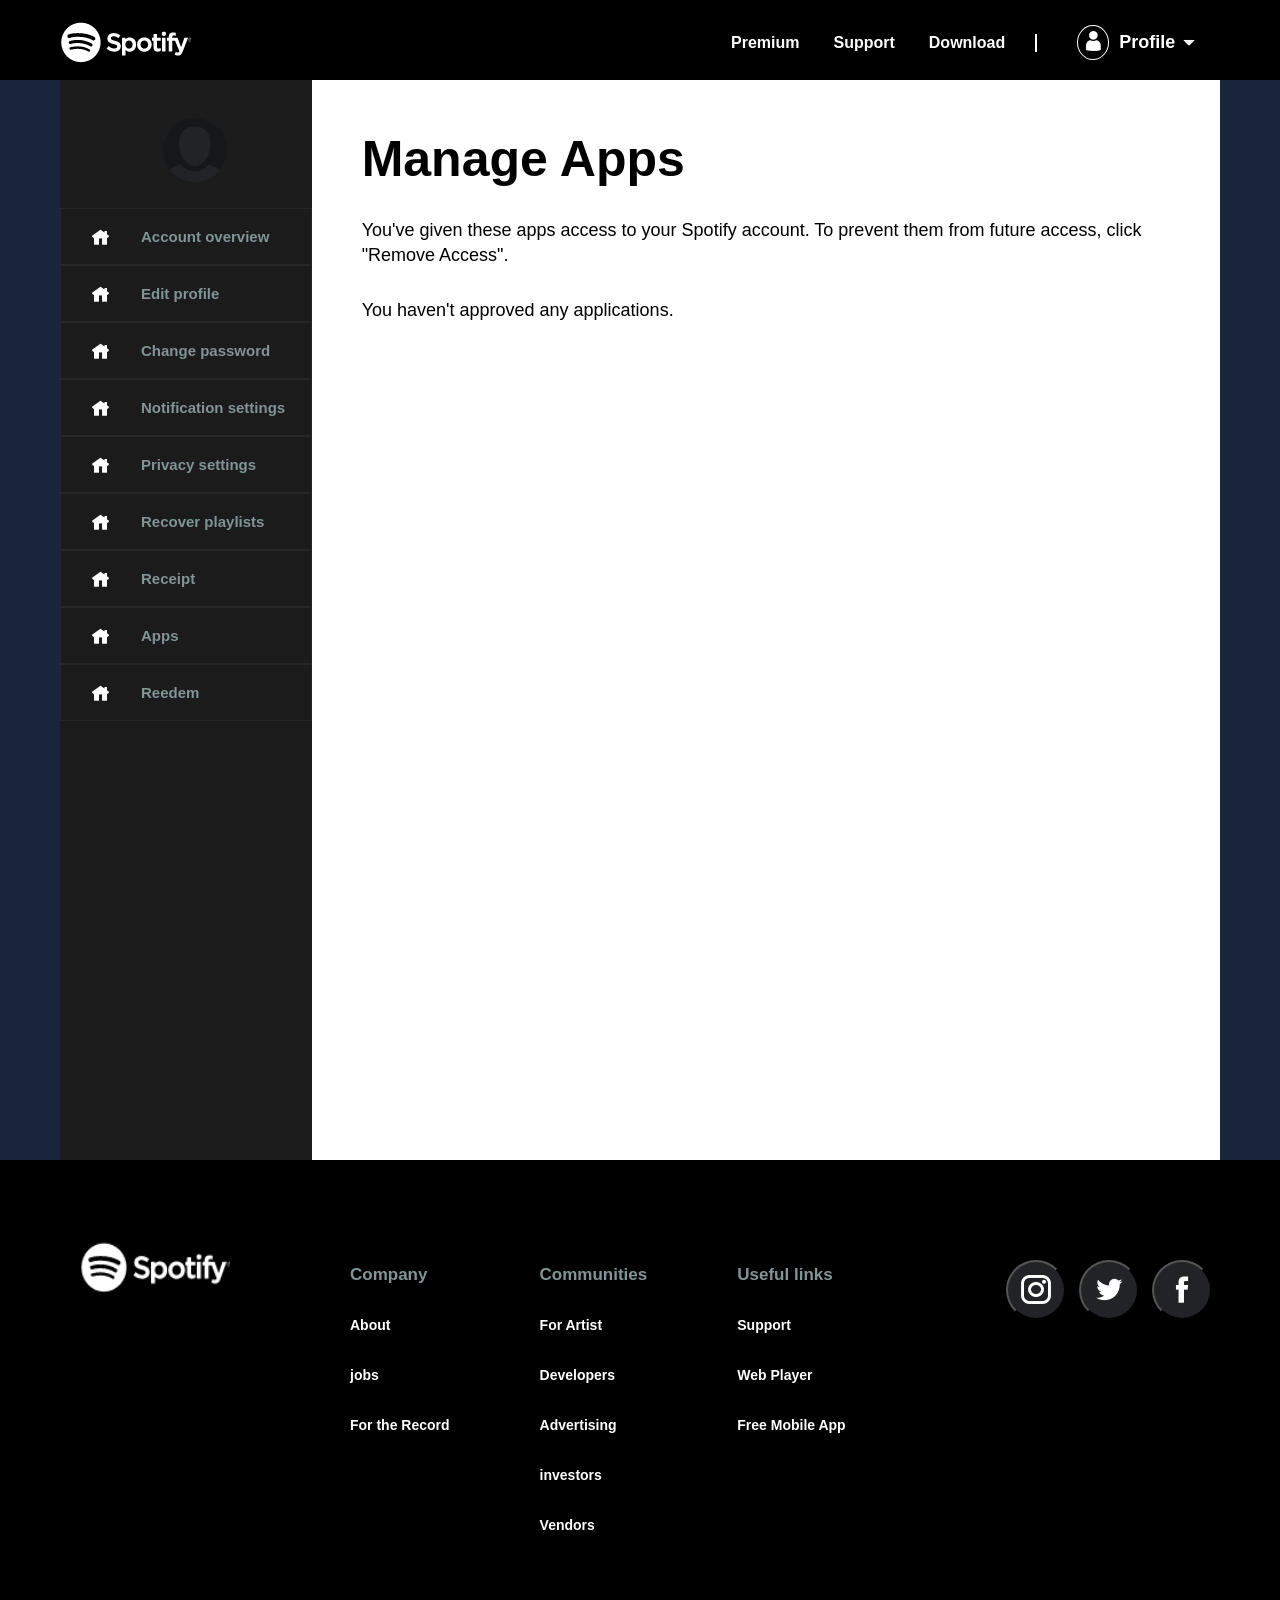
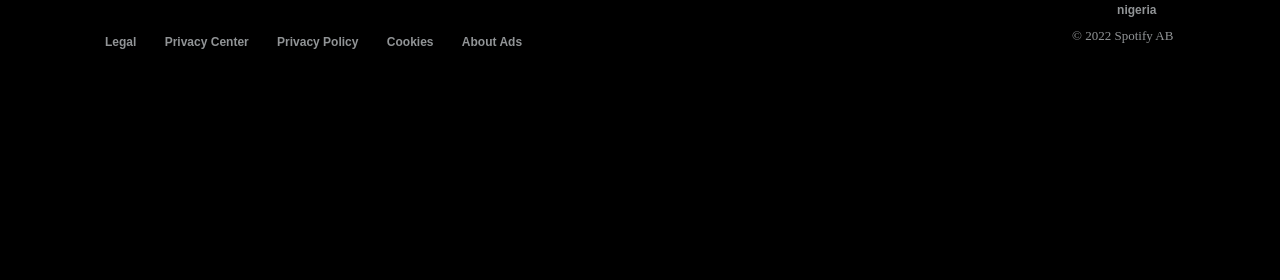
<file: index.html>
<!DOCTYPE html>
<html lang="en">
<head>
    <meta charset="UTF-8">
    <meta http-equiv="X-UA-Compatible" content="IE=edge">
    <meta name="viewport" content="width=device-width, initial-scale=1.0">
    <link rel="stylesheet" href="apps.css">
    <link rel="stylesheet" href="icofont/icofont.min.css">
    <title>Apps</title>
</head>
<body>
    <div class="rising">
        <nav>
       <a  class="rad" href="#"><img class="white" src="white logo.png" alt=""></a>
        <ul>
            <li><a href="#">Premium</a></li>
            <li><a href="#">Support</a></li>
            <li><a href="#">Download</a></li>
        </ul>
        <div class="nepa">
           <div class="going">
             <a class="ole" href="#">
                <i class="icofont-user oiu"></i>
                <h4 class="animal">Profile</h4>
                <i class="icofont-caret-down all"></i>
             </a>
           </div>
        </div>
    </nav>
    <div>
       <div class="mane">
           <div class="ler">
             <img class="obe" src="dark world.png" alt="">
             <div class="see">
                <i class="icofont-home orin"></i>
                <p class="week"><a href="profile.html">Account overview</a></p>
             </div>
            <div class="see2">
               <i class="icofont-home orin"></i>
               <p class="week"><a href="editprofile.html">Edit profile</a></p>
            </div>
            <div class="see2">
               <i class="icofont-home orin"></i>
               <p class="week"><a href="changepassword.html">Change password</a></p>
            </div>
            <div class="see2">
               <i class="icofont-home orin"></i>
               <p class="week"><a href="notification.html">Notification settings</a></p>
            </div>
            <div class="see2">
               <i class="icofont-home orin"></i>
               <p class="week"><a href="privacysetting.html">Privacy settings</a></p>
            </div>
            <div class="see2">
               <i class="icofont-home orin"></i>
               <p class="week"><a href="recover playlist.html">Recover playlists</a></p>
            </div>
            <div class="see2">
               <i class="icofont-home orin"></i>
               <p class="week"><a href="receipt.html">Receipt</a></p>
            </div>
            <div class="see2">
               <i class="icofont-home orin"></i>
               <p class="week"><a href="apps.html">Apps</a></p>
            </div>
            <div class="see2">
               <i class="icofont-home orin"></i>
               <p class="week"><a href="redeem.html">Reedem</a></p>
            </div>
           </div>
           <div class="section">
             <h1 class="hard">Manage Apps</h1>
             <p class="airtel">You've given these apps access to your Spotify account.
                To prevent them from future access,
                click "Remove Access".
             </p>
             <p class="airtel">You haven't approved any applications.</p>
           </div>
     </div>
     <footer class="last">
       <div class="futa">
          <img src="white logo.png" alt="">
          <div class="winner">
             <h3 class="gbagbe"><a href="#">Company</a></h3>
             <h3 class="elebu"><a href="#">About</a></h3>
             <h3 class="elebu"><a href="jobs.html">jobs</a></h3>
             <h3 class="elebu"><a href="#">For the Record</a></h3>
          </div>
          <div class="winner2">
             <h3 class="gbagbe"><a href="#">Communities</a></h3>
             <h3 class="elebu"><a href="#">For Artist</a></h3>
             <h3 class="elebu"><a href="#">Developers</a></h3>
             <h3 class="elebu"><a href="#">Advertising</a></h3>
             <h3 class="elebu"><a href="investors.html">investors</a></h3>
             <h3 class="elebu"><a href="#">Vendors</a></h3>
             
          </div>
          <div class="winner2">
             <h3 class="gbagbe"><a href="#">Useful links</a></h3>
             <h3 class="elebu"><a href="#">Support</a></h3>
             <h3 class="elebu"><a href="#">Web Player</a></h3>
             <h3 class="elebu"><a href="#">Free Mobile App</a></h3>
          </div>
          <button class="nobody"><i class="icofont-instagram aba"></i></button>
          <button class="nobody2"><i  class="icofont-twitter aba"></i></button>
          <button class="nobody3"><i class="icofont-facebook aba"></i></button>
           
       </div>
            <div class="fela">
             <div class="name">
                <span><a href="#">Legal</a></span>
                <span><a href="#">Privacy Center</a></span>
                <span><a href="#">Privacy Policy</a></span>
                <span><a href="#">Cookies</a></span>
                <span><a href="#">About Ads</a></span>
               </div>
               <div class="dodo">
                <span class="iya"><a href="#">nigeria</a></span>
                <p class="low">© 2022 Spotify AB</p>
               </div>
       
            </div>
            </footer>
</body>
</html>
</file>
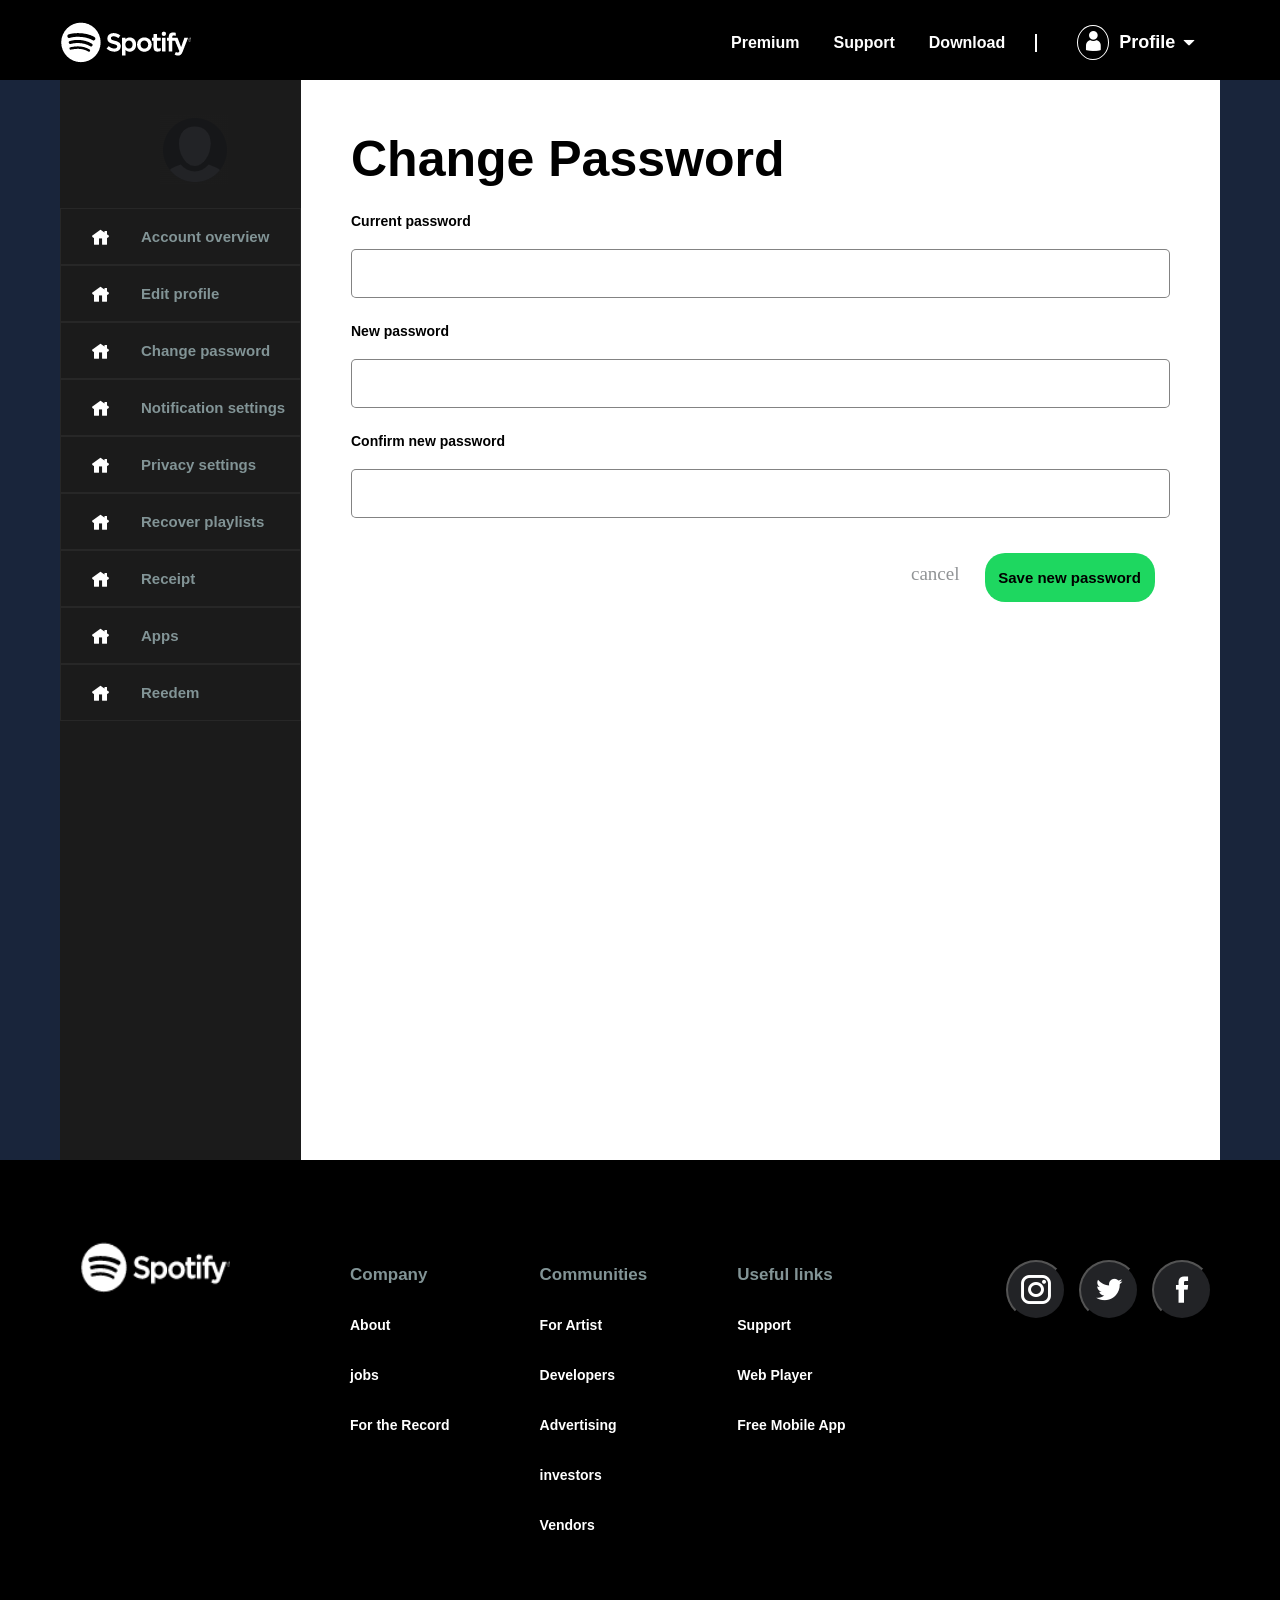
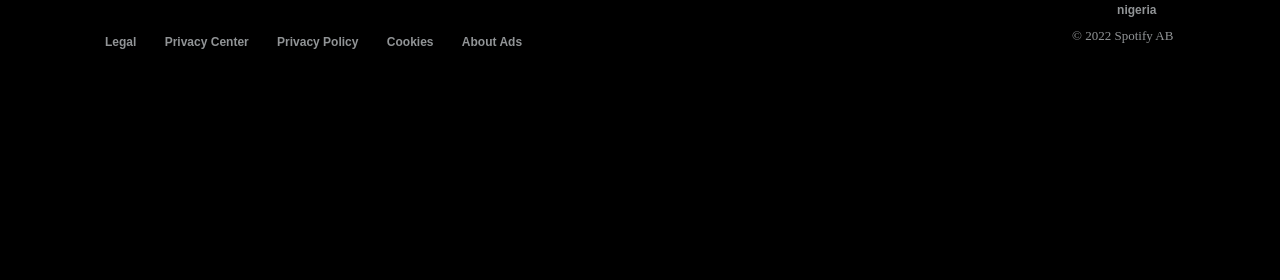
<file: changepassword.html>
<!DOCTYPE html>
<html lang="en">
<head>
    <meta charset="UTF-8">
    <meta http-equiv="X-UA-Compatible" content="IE=edge">
    <meta name="viewport" content="width=device-width, initial-scale=1.0">
    <link rel="stylesheet" href="changepassword.css">
    <link rel="stylesheet" href="icofont/icofont.min.css">
    <title>change password</title>
</head>
<body>
    <div class="rising">
        <nav>
       <a  class="rad" href="#"><img class="white" src="white logo.png" alt=""></a>
        <ul>
            <li><a href="#">Premium</a></li>
            <li><a href="#">Support</a></li>
            <li><a href="#">Download</a></li>
        </ul>
        <div class="nepa">
           <div class="going">
             <a class="ole" href="#">
                <i class="icofont-user oiu"></i>
                <h4 class="animal">Profile</h4>
                <i class="icofont-caret-down all"></i>
             </a>
           </div>
        </div>
    </nav>
    <div>
       <div class="mane">
           <div class="ler">
             <img class="obe" src="dark world.png" alt="">
             <div class="see">
                <i class="icofont-home orin"></i>
                <p class="week"><a href="profile.html">Account overview</a></p>
             </div>
            <div class="see2">
               <i class="icofont-home orin"></i>
               <p class="week"><a href="editprofile.html">Edit profile</a></p>
            </div>
            <div class="see2">
               <i class="icofont-home orin"></i>
               <p class="week"><a href="changepassword.html">Change password</a></p>
            </div>
            <div class="see2">
               <i class="icofont-home orin"></i>
               <p class="week"><a href="notification.html">Notification settings</a></p>
            </div>
            <div class="see2">
               <i class="icofont-home orin"></i>
               <p class="week"><a href="privacysetting.html">Privacy settings</a></p>
            </div>
            <div class="see2">
               <i class="icofont-home orin"></i>
               <p class="week"><a href="recover playlist.html">Recover playlists</a></p>
            </div>
            <div class="see2">
               <i class="icofont-home orin"></i>
               <p class="week"><a href="receipt.html">Receipt</a></p>
            </div>
            <div class="see2">
               <i class="icofont-home orin"></i>
               <p class="week"><a href="apps.html">Apps</a></p>
            </div>
            <div class="see2">
               <i class="icofont-home orin"></i>
               <p class="week"><a href="receipt.html">Reedem</a></p>
            </div>
           </div>
           <div class="section">
             <h1 class="hard">Change Password</h1>
             <p class="sade">Current password</p>
             <input class="gbope" type="text">
             <p class="sade">New password</p>
             <input class="gbope" type="text">
             <p class="sade">Confirm new password</p>
             <input class="gbope" type="text">
             <div class="science">
               <p class="break"><a href="#">cancel</a></p>
               <button class="momo"><a href="#">Save new password</a></button>
              </div>
             </div>
     </div>
     <footer class="last">
       <div class="futa">
          <img src="white logo.png" alt="">
          <div class="winner">
             <h3 class="gbagbe"><a href="#">Company</a></h3>
             <h3 class="elebu"><a href="#">About</a></h3>
             <h3 class="elebu"><a href="jobs.html">jobs</a></h3>
             <h3 class="elebu"><a href="#">For the Record</a></h3>
          </div>
          <div class="winner2">
             <h3 class="gbagbe"><a href="#">Communities</a></h3>
             <h3 class="elebu"><a href="#">For Artist</a></h3>
             <h3 class="elebu"><a href="#">Developers</a></h3>
             <h3 class="elebu"><a href="#">Advertising</a></h3>
             <h3 class="elebu"><a href="investors.html">investors</a></h3>
             <h3 class="elebu"><a href="#">Vendors</a></h3>
             
          </div>
          <div class="winner2">
             <h3 class="gbagbe"><a href="#">Useful links</a></h3>
             <h3 class="elebu"><a href="#">Support</a></h3>
             <h3 class="elebu"><a href="#">Web Player</a></h3>
             <h3 class="elebu"><a href="#">Free Mobile App</a></h3>
          </div>
          <button class="nobody"><i class="icofont-instagram aba"></i></button>
          <button class="nobody2"><i  class="icofont-twitter aba"></i></button>
          <button class="nobody3"><i class="icofont-facebook aba"></i></button>
           
       </div>
            <div class="fela">
             <div class="name">
                <span><a href="#">Legal</a></span>
                <span><a href="#">Privacy Center</a></span>
                <span><a href="#">Privacy Policy</a></span>
                <span><a href="#">Cookies</a></span>
                <span><a href="#">About Ads</a></span>
               </div>
               <div class="dodo">
                <span class="iya"><a href="#">nigeria</a></span>
                <p class="low">© 2022 Spotify AB</p>
               </div>
       
            </div>
            </footer>
</body>
</html>
</file>
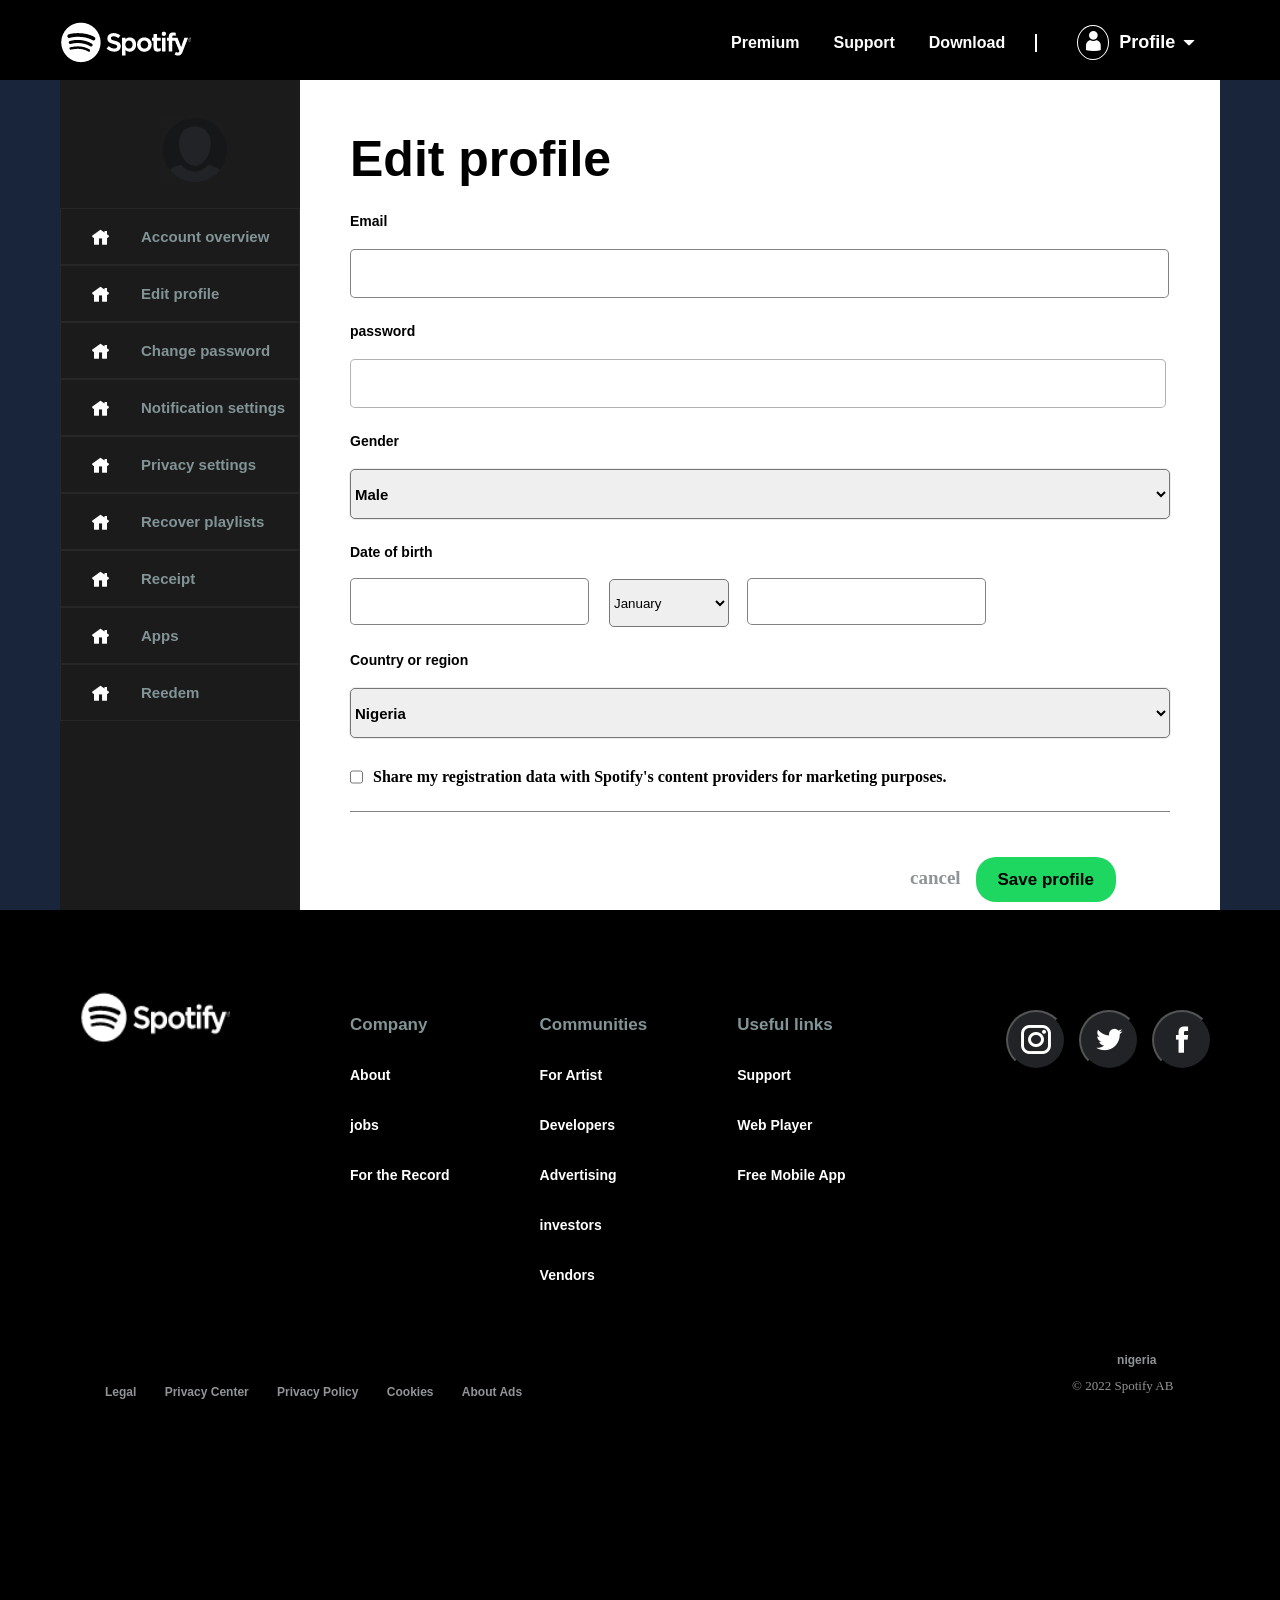
<file: editprofile.html>
<!DOCTYPE html>
<html lang="en">
<head>
    <meta charset="UTF-8">
    <meta http-equiv="X-UA-Compatible" content="IE=edge">
    <meta name="viewport" content="width=device-width, initial-scale=1.0">
    <link rel="stylesheet" href="icofont/icofont.min.css">
    <link rel="stylesheet" href="editprofile.css">
    <title>edit profile</title>
</head>
<body>
    <div class="rising">
       <nav>
      <a  class="rad" href="#"><img class="white" src="white logo.png" alt=""></a>
       <ul>
           <li><a href="#">Premium</a></li>
           <li><a href="#">Support</a></li>
           <li><a href="#">Download</a></li>
       </ul>
       <div class="nepa">
          <div class="going">
            <a class="ole" href="#">
               <i class="icofont-user oiu"></i>
               <h4 class="animal">Profile</h4>
               <i class="icofont-caret-down all"></i>
            </a>
          </div>
       </div>
   </nav>
   <div>
      <div class="mane">
          <div class="ler">
            <img class="obe" src="dark world.png" alt="">
            <div class="see">
               <i class="icofont-home orin"></i>
               <p class="week"><a href="profile.html">Account overview</a></p>
            </div>
           <div class="see2">
              <i class="icofont-home orin"></i>
              <p class="week"><a href="editprofile.html">Edit profile</a></p>
           </div>
           <div class="see2">
              <i class="icofont-home orin"></i>
              <p class="week"><a href="changepassword.html">Change password</a></p>
           </div>
           <div class="see2">
              <i class="icofont-home orin"></i>
              <p class="week"><a href="notification.html">Notification settings</a></p>
           </div>
           <div class="see2">
              <i class="icofont-home orin"></i>
              <p class="week"><a href="privacysetting.html">Privacy settings</a></p>
           </div>
           <div class="see2">
              <i class="icofont-home orin"></i>
              <p class="week"><a href="recover playlist.html">Recover playlists</a></p>
           </div>
           <div class="see2">
              <i class="icofont-home orin"></i>
              <p class="week"><a href="receipt.html">Receipt</a></p>
           </div>
           <div class="see2">
              <i class="icofont-home orin"></i>
              <p class="week"><a href="apps.html">Apps</a></p>
           </div>
           <div class="see2">
              <i class="icofont-home orin"></i>
              <p class="week"><a href="redeem.html">Reedem</a></p>
           </div>
          </div>
           <div class="section">
            <h1 class="hard">Edit profile<h1>
            <p class="sade">Email</p>
            <input class="gbope" type="text">
            <p class="sade">password</p>
            <label for="password">
               <input class="gbope2" type="text">
            </label>
            <p class="sade">Gender</p>
            <select class="atall" name="" id="">
               <option value="">Male</option>
               <option value="">Female</option>
               <option value="">Others</option>
            </select>
            <p class="sade">Date of birth</p>
            <input class="oju" type="text">
            <select class="kere" name="" id="">
               <option value="">January</option>
               <option value="">February</option>
               <option value="">March</option>
               <option value="">April</option>
               <option value="">May</option>
               <option value="">June</option>
               <option value="">July</option>
               <option value="">August</option>
               <option value="">September</option>
               <option value="">October</option>
               <option value="">November</option>
               <option value="">December</option>
            </select>
            <input class="oju2" type="text">
            <p class="sade">Country or region</p>
            <select class="atall" name="" id="">
               <option value="">Nigeria</option>
            </select>
            <div class="mind">
               <input class="ele" type="checkbox">
               <p class="yoyo">Share my registration data with Spotify's content providers for marketing purposes.</p>
            </div>
            <div class="science">
               <p class="break"><a href="#">cancel</a></p>
               <button class="momo"><a href="#">Save profile</a></button>
            </div>
           </div>
         </div>
    <footer class="last">
      <div class="futa">
         <img src="white logo.png" alt="">
         <div class="winner">
            <h3 class="gbagbe"><a href="#">Company</a></h3>
            <h3 class="elebu"><a href="#">About</a></h3>
            <h3 class="elebu"><a href="jobs.html">jobs</a></h3>
            <h3 class="elebu"><a href="#">For the Record</a></h3>
         </div>
         <div class="winner2">
            <h3 class="gbagbe"><a href="#">Communities</a></h3>
            <h3 class="elebu"><a href="#">For Artist</a></h3>
            <h3 class="elebu"><a href="#">Developers</a></h3>
            <h3 class="elebu"><a href="#">Advertising</a></h3>
            <h3 class="elebu"><a href="investors.html">investors</a></h3>
            <h3 class="elebu"><a href="#">Vendors</a></h3>
            
         </div>
         <div class="winner2">
            <h3 class="gbagbe"><a href="#">Useful links</a></h3>
            <h3 class="elebu"><a href="#">Support</a></h3>
            <h3 class="elebu"><a href="#">Web Player</a></h3>
            <h3 class="elebu"><a href="#">Free Mobile App</a></h3>
         </div>
         <button class="nobody"><i class="icofont-instagram aba"></i></button>
         <button class="nobody2"><i  class="icofont-twitter aba"></i></button>
         <button class="nobody3"><i class="icofont-facebook aba"></i></button>
          
      </div>
           <div class="fela">
            <div class="name">
               <span><a href="#">Legal</a></span>
               <span><a href="#">Privacy Center</a></span>
               <span><a href="#">Privacy Policy</a></span>
               <span><a href="#">Cookies</a></span>
               <span><a href="#">About Ads</a></span>
              </div>
              <div class="dodo">
               <span class="iya"><a href="#">nigeria</a></span>
               <p class="low">© 2022 Spotify AB</p>
              </div>
      
           </div>
           </footer>
</body>
</html>
</file>
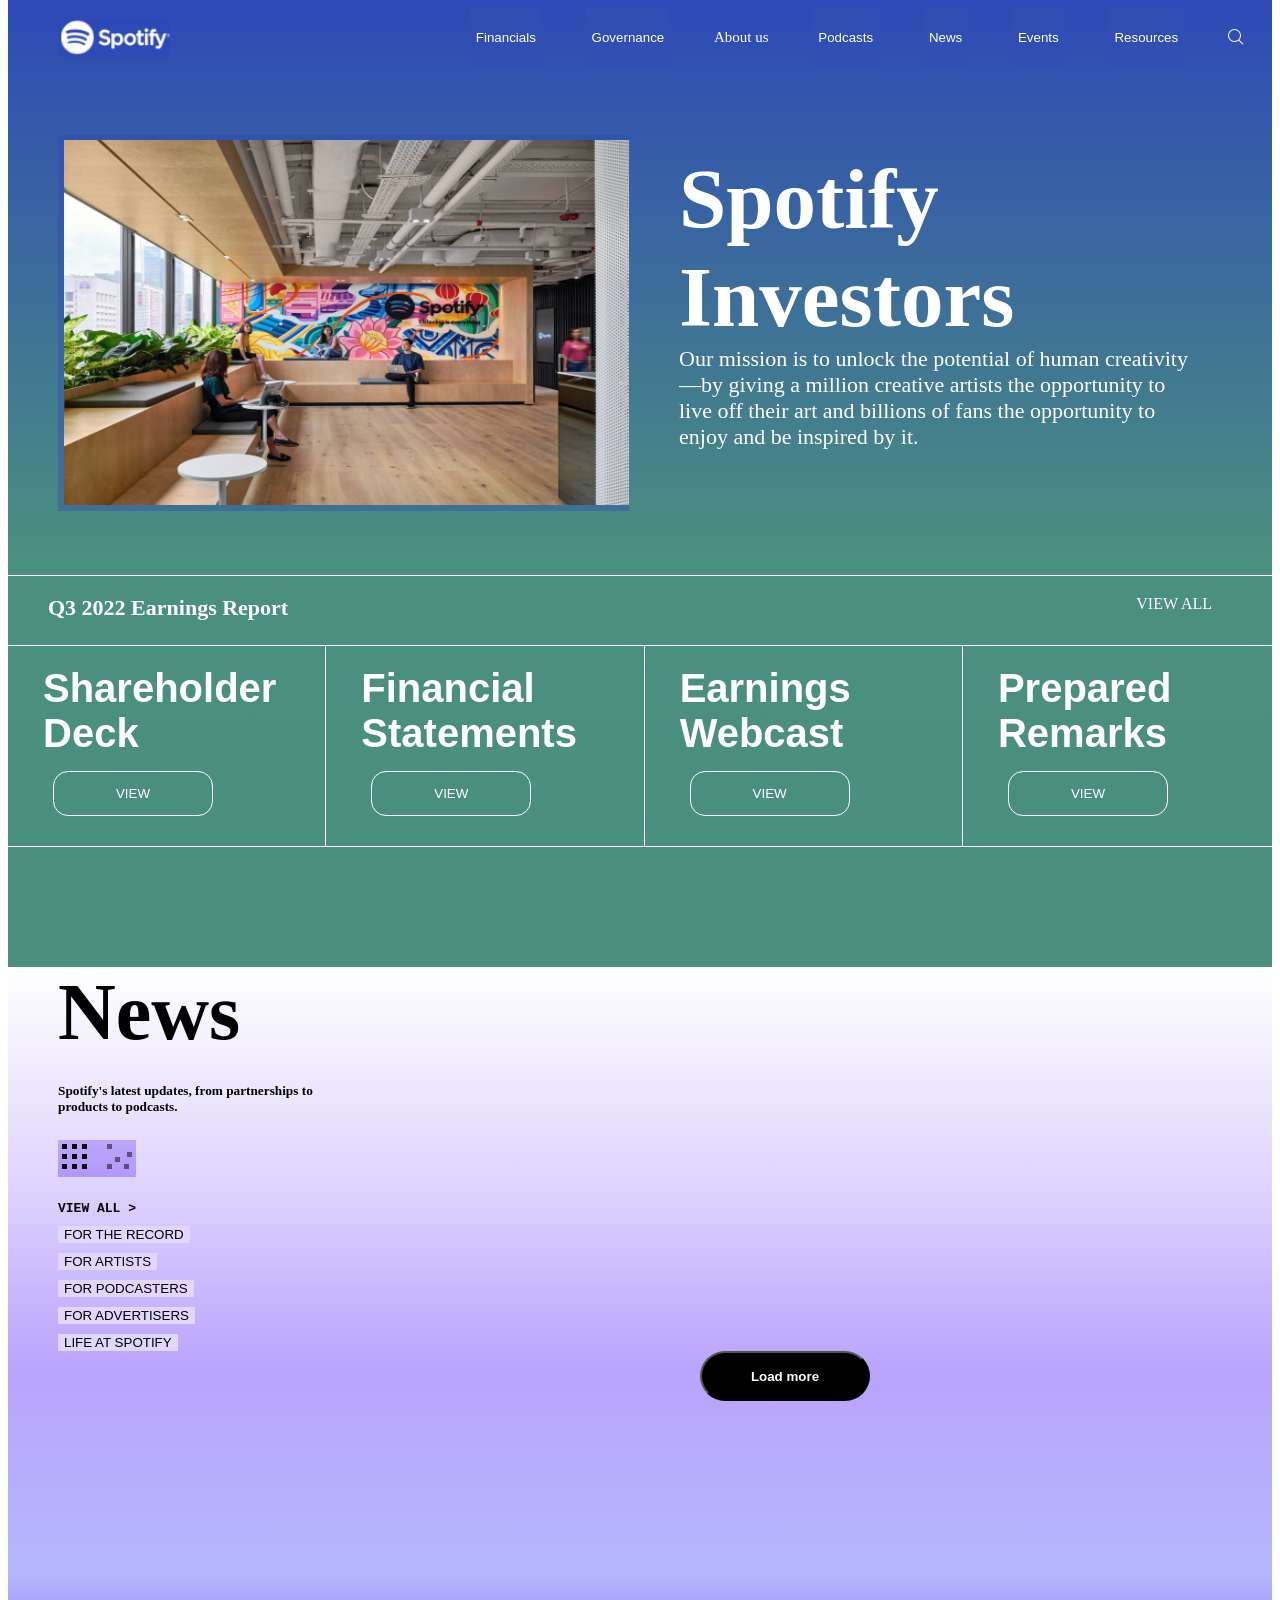
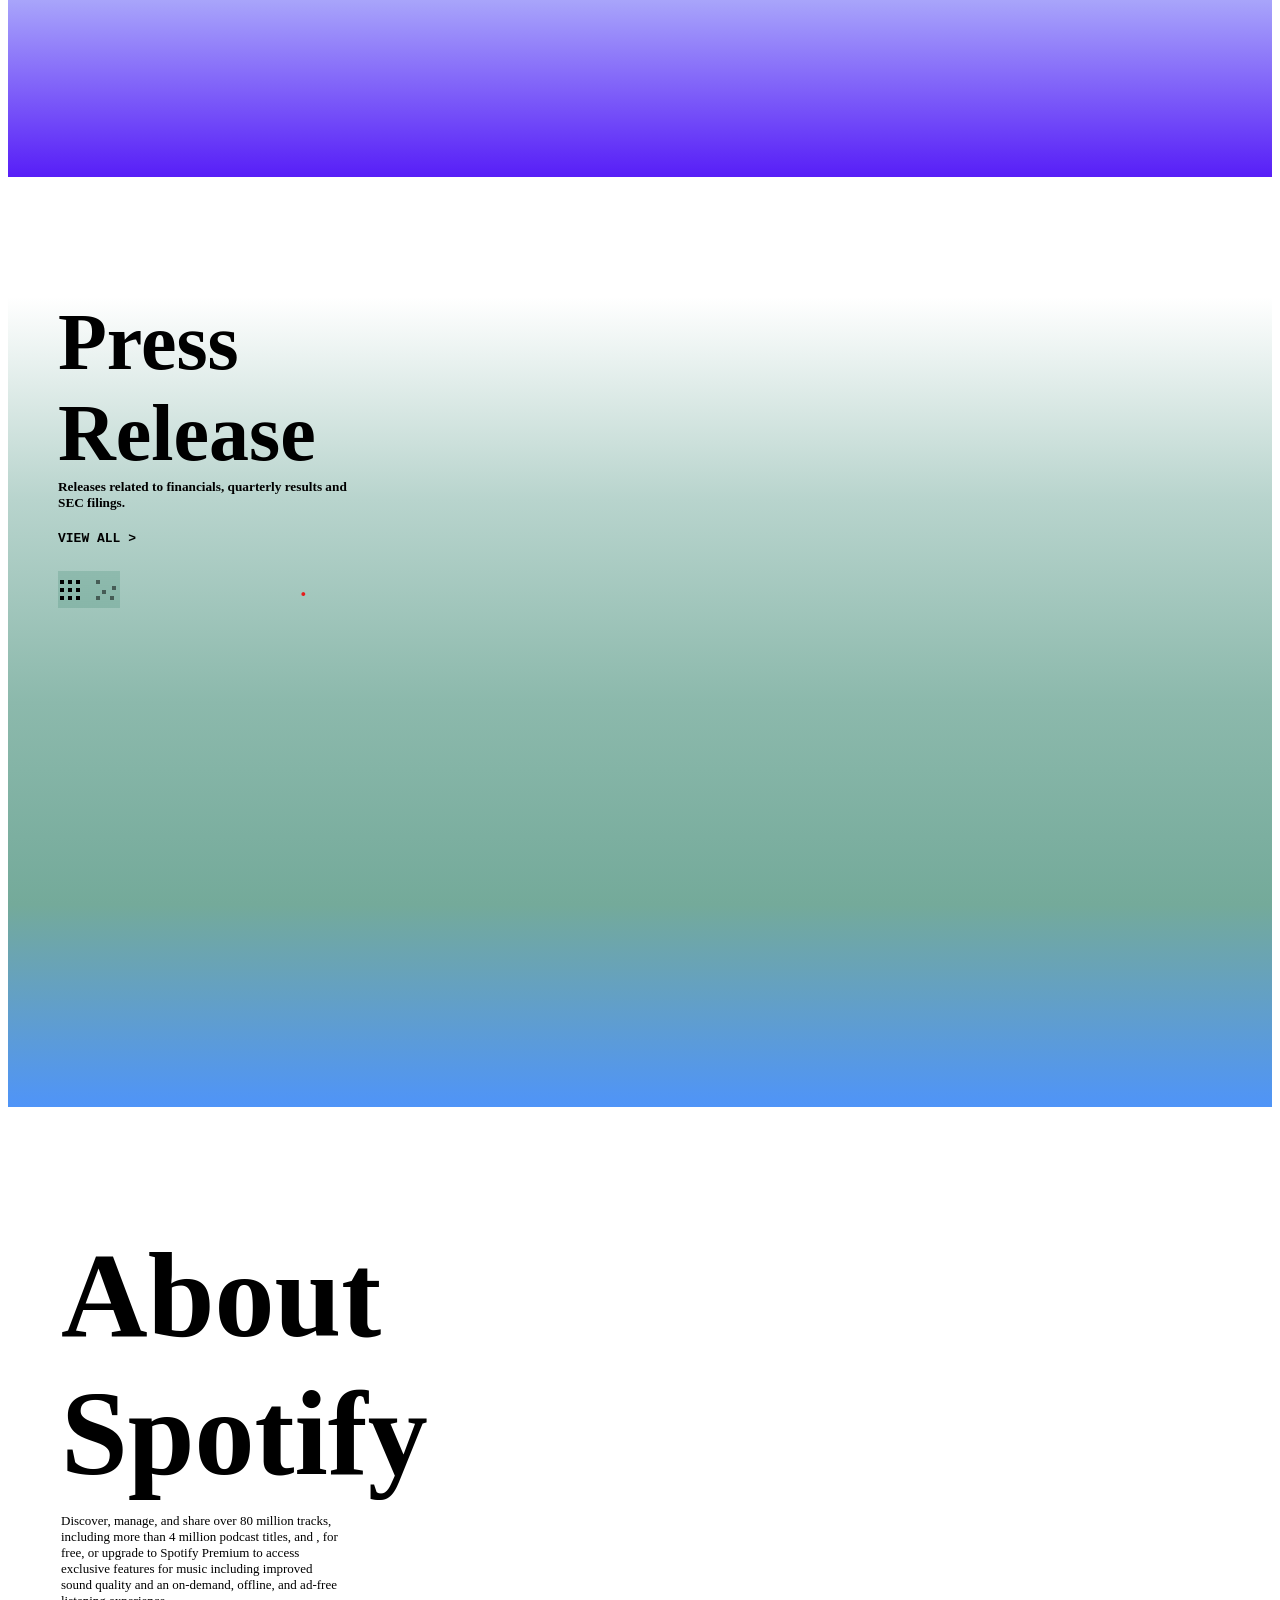
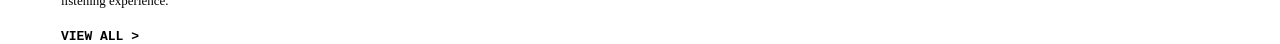
<file: investors.html>
<!DOCTYPE html>
<html lang="en">
<head>
    <meta charset="UTF-8">
    <meta http-equiv="X-UA-Compatible" content="IE=edge">
    <meta name="viewport" content="width=device-width, initial-scale=1.0">
    <link rel="stylesheet" href="icofont/icofont.min.css">
    <link rel="stylesheet" href="investors.css">
    <title>investors</title>
</head>
<body>
    <main>
       <nav>
        <img class="photo" src="logo.png" alt="Spotify logo">
        <ul>
            <li>
                <button class="aha">Financials</button>
                <div class="lever">
                  <h3 class="baba"><a href="#">Quarterly Results</a></h3>
                  <h3><a href="#">Annual Reports</a></h3>
                  <h3><a href="#">SEC Filings</a></h3>
                </div>
            </li>
            <li>
                <button class="aha">Governance</button>
                <div class="lever2">
                  <h3><a href="#">Board of Directors</a></h3>
                  <h3><a href="#">Management</a></h3>
                  <h3><a href="#">Documents</a></h3>
                  <h3><a href="#">Committee Composition</a></h3>
                  <h3><a href="#">Shareholder Meetings</a></h3>
                </div>
            </li>
            <li><a  class="ref" href="#">About us</a></li>
            <li>
                <button class="aha">Podcasts</button>
                <div class="lever3">
                 <h3><a href="#">Investor Day Playlist</a></h3>
                 <h3><a href="#">For The Record</a></h3>
                 <h3><a href="#">Earnings Replays</a></h3>
                 <h3><a href="#">Another Take</a></h3>
                 <h3><a href="#">Spotify: A Product Story</a></h3>
                </div>
            </li>
            <li>
                <button class="aha">News</button>
                 <div class="lever4">
                   <h3><a href="#">News</a></h3>
                   <h3><a href="#">Press Releases</a></h3>
                 </div>
            </li>
            <li>
                <button class="aha">Events</button>
                <div class="lever5">
                  <h3><a href="#">Featured Events</a></h3>
                  <h3><a href="#">Events Archive</a></h3>
                </div>
            </li>
            <li>
                <button class="aha">Resources</button>
                <div class="lever6">
                    <h3><a href="#">Contact Information</a></h3>
                    <h3><a href="#">Investor Alerts</a></h3>
                    <h3><a href="#">Social Media</a></h3>
                </div>
            </li>
            <i class="icofont-search elohim">
                <button>search</button>
            </i>
         </ul>
       </nav>
       <div class="main">
       <div>
        <img class="change" src="Screenshot 2022-11-08 000444.png" alt="people conversing and working 
        on benches in a workroom, with a floral
         wallpaper on the wall behind them and 
         a spotify sign on the wall">
       </div>
        <div class="girls">
            <h1 class="ops">Spotify <br> Investors</h1>
            <p class="police">
                Our mission is to unlock the potential of human creativity <br>
                —by giving a million creative artists the opportunity to <br>
                 live off their art and  billions of fans the opportunity to <br>
                enjoy and be inspired by it.
            </p>
        </div>
       </div>
       <div class="flex">
        <span class="first">Q3 2022 Earnings Report</span>
        <span ><a class="second" href="#">VIEW ALL</a></span>
       </div>
       <div class="mon">
        <div class="more"> 
            <span>Shareholder Deck</span>
            <div><button class="coke"><a class="omo" href="#">VIEW</a></button></div>
        </div>
        <div class="more">
            <span>Financial Statements</span>
            <div><button class="coke"><a class="omo" href="#">VIEW</a></button></div>
        </div>
        <div class="more">
            <span>Earnings Webcast</span>
            <div><button class="coke"><a class="omo" href="#">VIEW</a></button></div></div>
        <div class="more2">
            <span>Prepared Remarks</span>
            <div><button class="coke"><a class="omo" href="#">VIEW</a></button></div></div>
       </div>
       <div class="empty">

       </div>
       <div class="back">
          <h2 class="ode">News</h2>
         <div class="olu">
            <h5>Spotify's latest updates, from partnerships to <br>
                products to podcasts.
             </h5>
             <img class="dot" src="dot.png" alt="">
         </div>
         <div class="tobi">
            <a href="#">VIEW ALL ></a>
         </div>
         <div class="block">
            <h4><button>FOR THE RECORD</button></h4>
            <h4><button>FOR ARTISTS</button></h4>
           <h4><button>FOR PODCASTERS </button></h4>
            <h4><button> FOR ADVERTISERS</button></h4>
            <h4><button>LIFE AT SPOTIFY</button></h4>
         </div>
         <button class="load">Load more</button>
       </div>
       <div class="empty">

       </div>
       <div class="maa">
             <h2>Press <br> Release</h2>
            <div>
              <h5>Releases related to financials, quarterly results and 
               <br> SEC filings.</h5>
               <div class="tobi">
                   <a href="#">VIEW ALL ></a>
               </div>
              <div>
                 <img class="dot" src="dot2.png" alt="">
              </div>
            </div>
       </div>
       <div class="empty">

       </div>
       <div class="edy">
        <h1>About <br> Spotify</h1>
        <p>
            Discover, manage, and share over 80 million tracks,
            <br> including more than 4 million podcast titles, and , for
            <br> free, or upgrade to Spotify Premium to access
            <br> exclusive features for music including improved 
           <br> sound quality and an on-demand, offline, and ad-free
           <br> listening experience.
        </p>
        <div class="tobi">
            <a href="#">VIEW ALL ></a>
         </div>
       </div>

      
       
    </main>
</body>
</html>
</file>
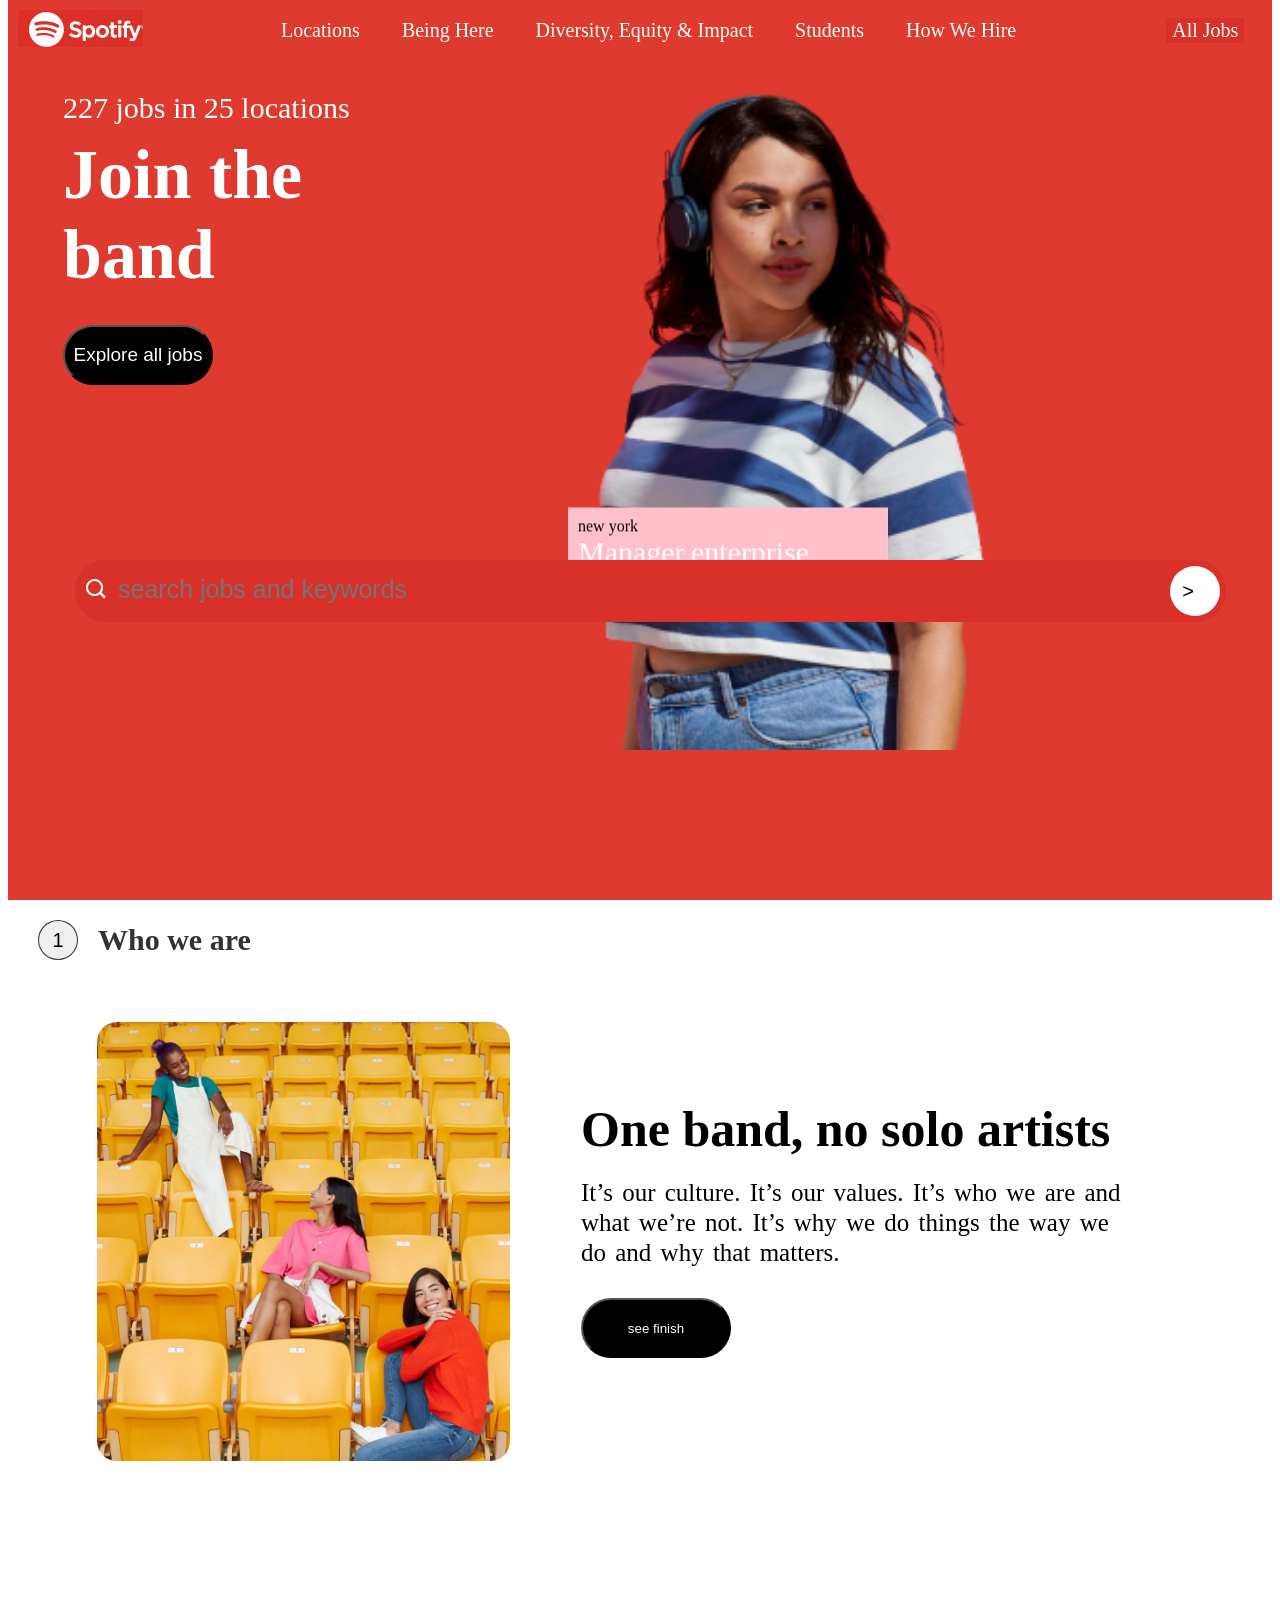
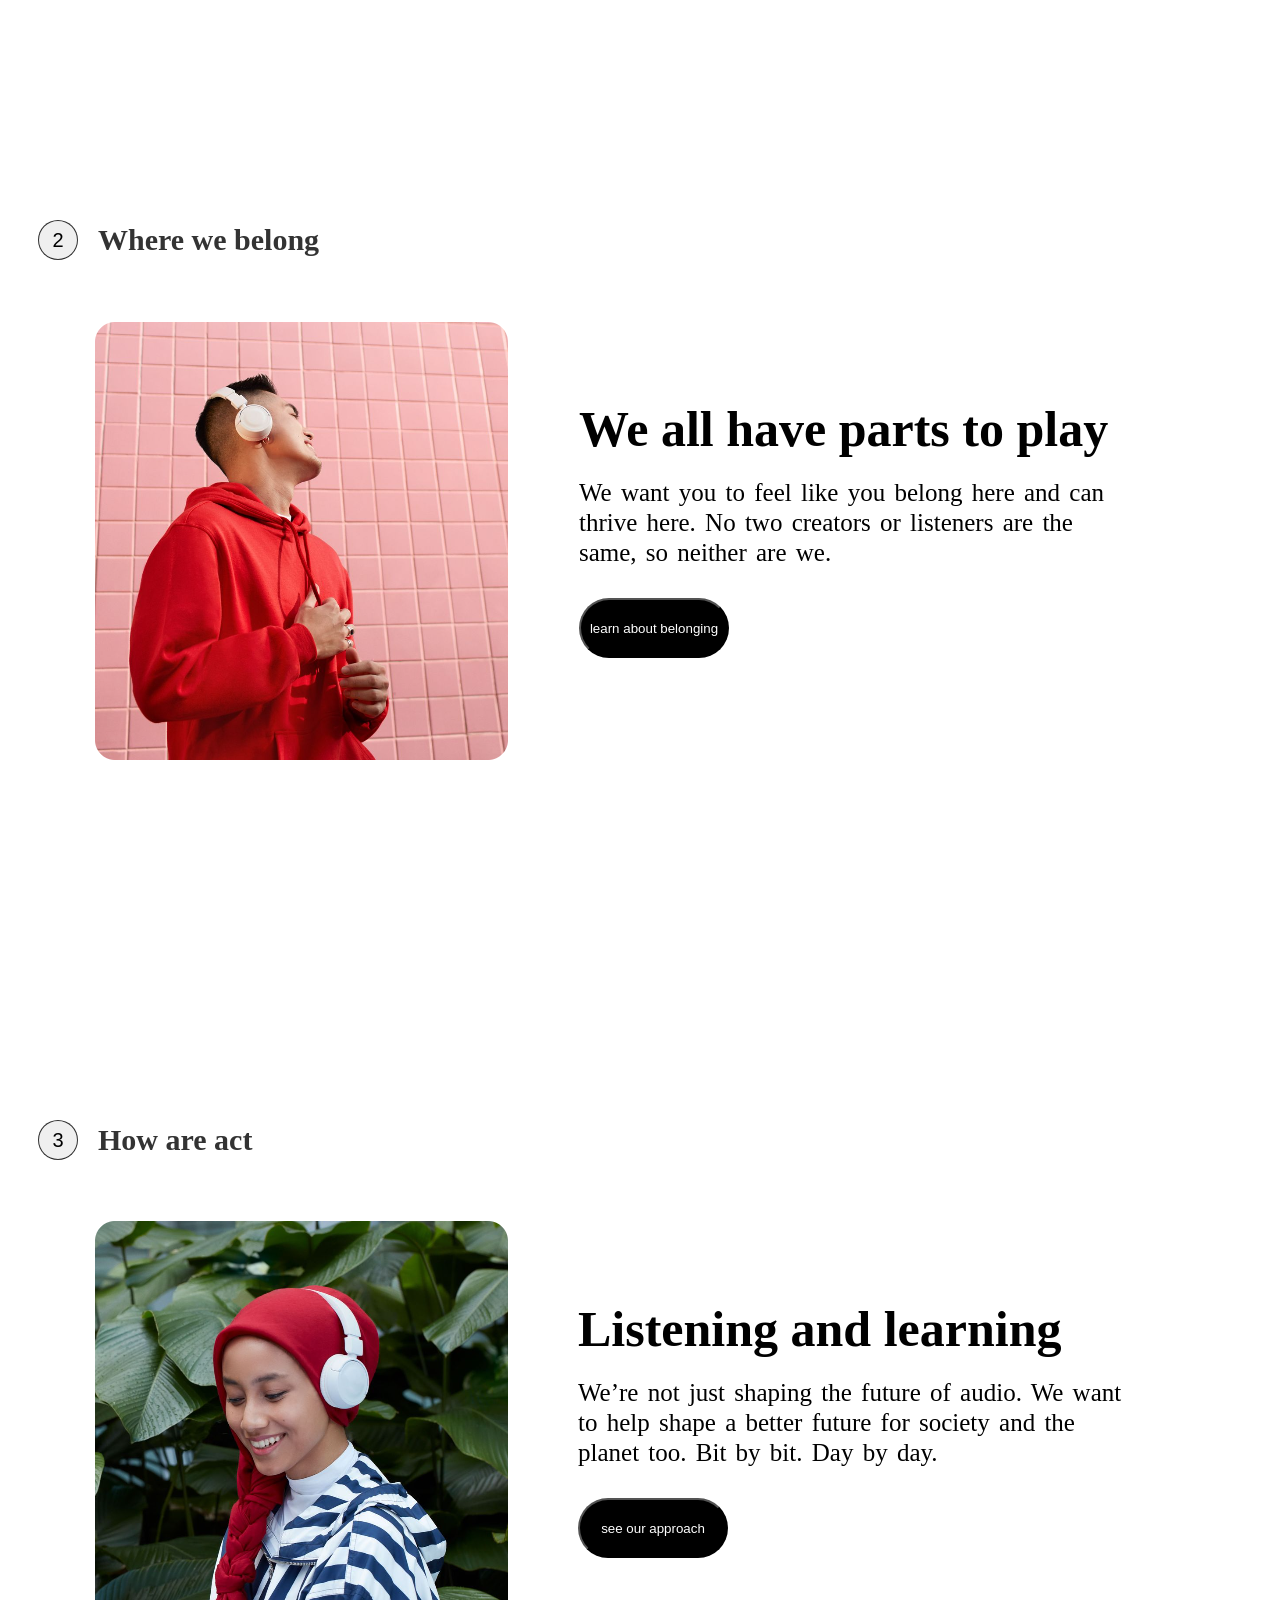
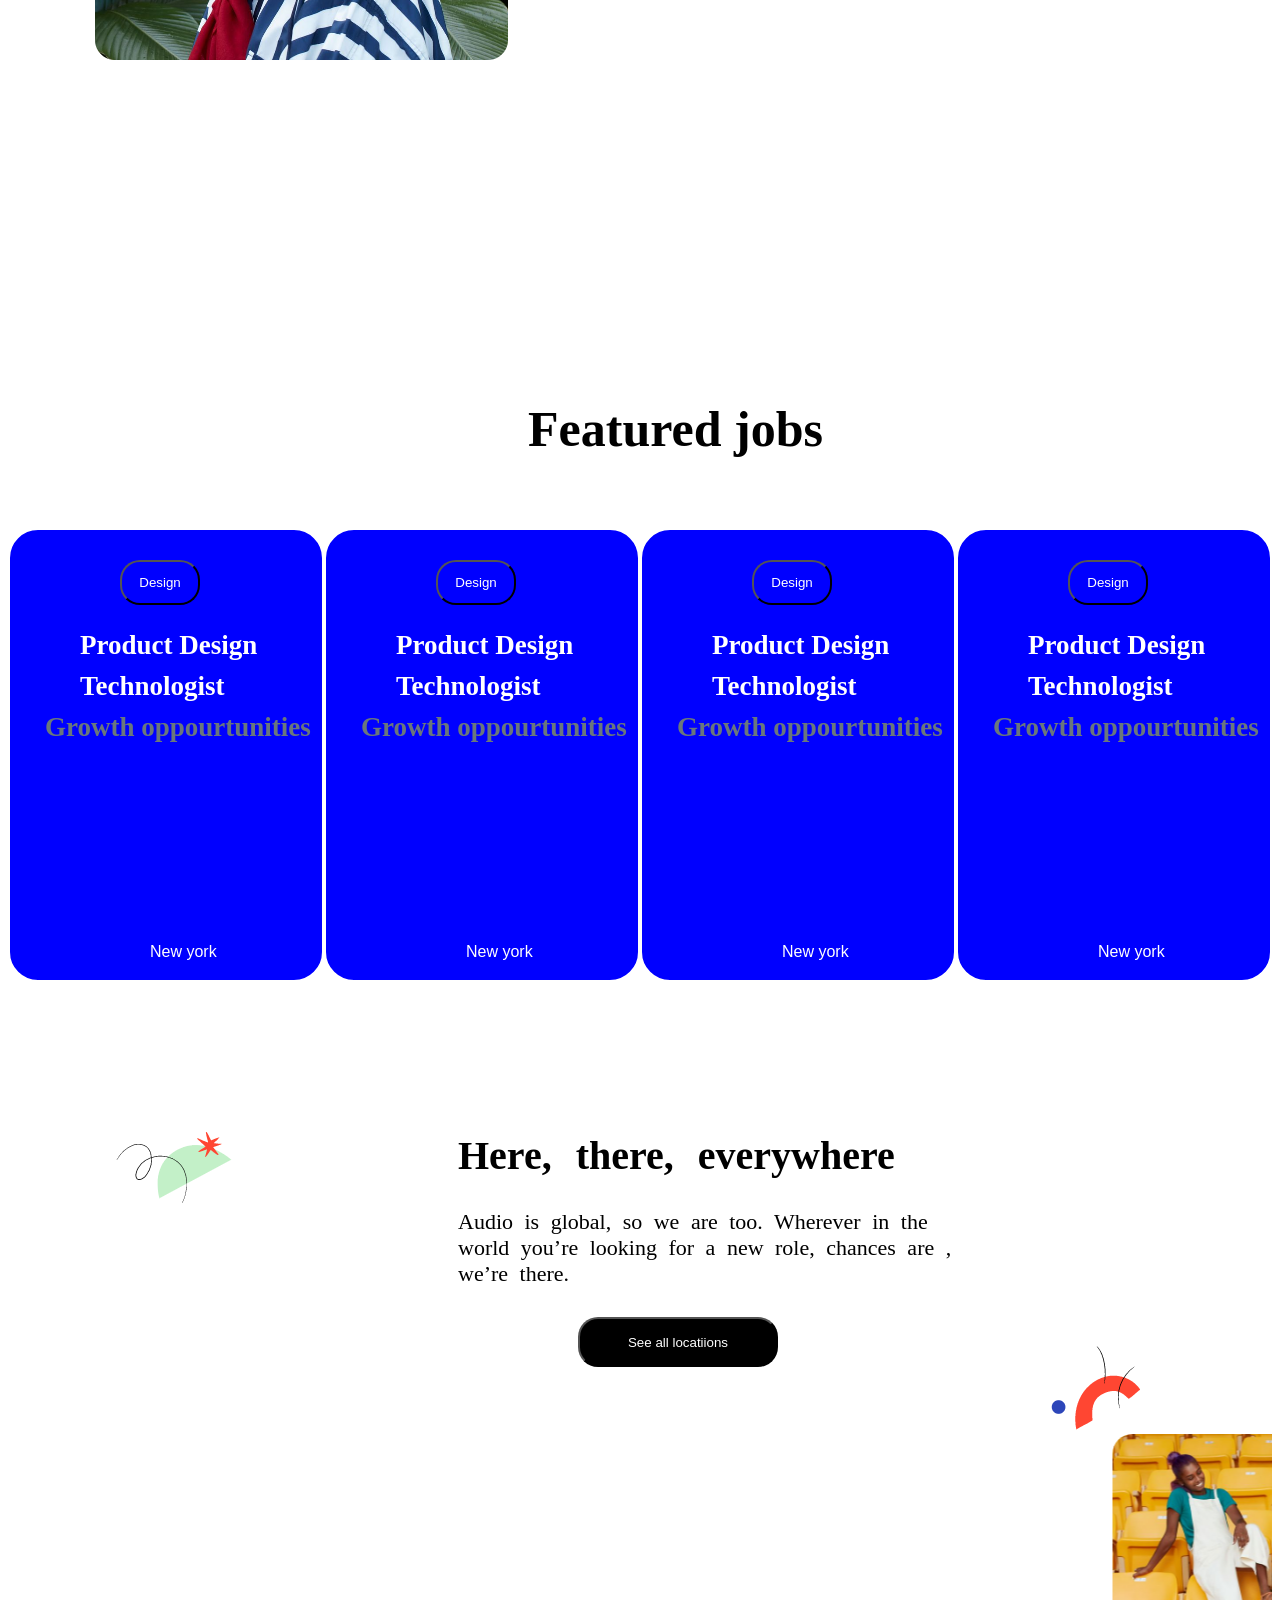
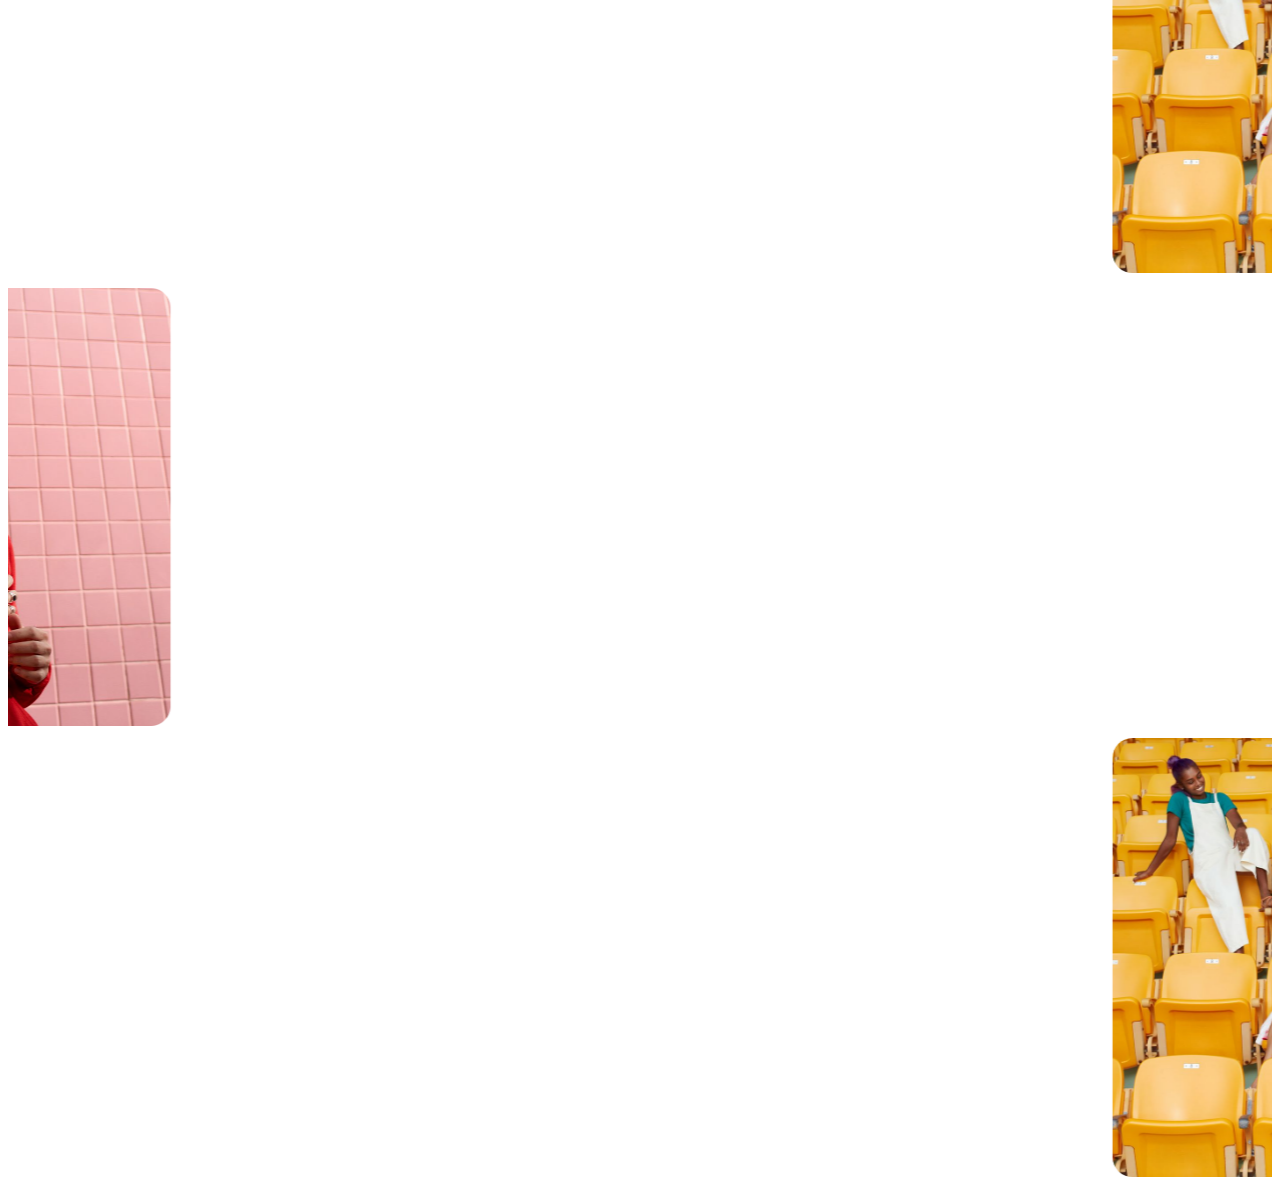
<file: jobs.html>
<!DOCTYPE html>
<html lang="en">
<head>
    <meta charset="UTF-8">
    <meta http-equiv="X-UA-Compatible" content="IE=edge">
    <meta name="viewport" content="width=device-width, initial-scale=1.0">
    <link rel="stylesheet" href="jobs.css">
    <link rel="stylesheet" href="icofont/icofont.min.css">
    <title>jobs</title>
</head>
<body>
    <div class="opi">
        <nav>
         <a href="#"><img src="red logo.png" alt=""></a>
          <ul>
            <li><a href="#">Locations</a></li>
            <li><a href="#">Being Here</a></li>
            <li><a href="#">Diversity, Equity & Impact</a></li>
            <li><a href="#">Students</a></li>
            <li><a href="#">How We Hire</a></li>
          </ul>
          <button class="me"><a href="#">All Jobs</a></button>
        </nav>
        <div class="stevo">
            <div class="love">
                <div class="display">
                    <p>227 jobs in 25 locations</p>
                    <h1>Join the band</h1>
                     <button class="dij">
                     <a href="#">Explore all jobs</a>
                     </button>
                </div>
                
                   <marquee  behavior="" direction="up">
                    <div class="div">
                      <div class="daru">
                        <span>new york</span>
                        <p>Manager,enterprise <br>
                           marketing
                        </p>
                      </div>
                      <div class="daru2">
                        <span>new york</span>
                        <p>Manager,enterprise <br>
                           marketing
                        </p>
                      </div>
                    </div>
                    <div class="daru">
                      <span>new york</span>
                      <p>Manager,enterprise <br>
                         marketing
                      </p>
                    </div>
                  </div>
                  <div class="daru2">
                    <span>new york</span>
                    <p>Manager,enterprise <br>
                       marketing
                    </p>
                  </div>
                    </div>
                  </marquee>    
              </div>
                   
                
            </div>
            <div class="levr">
                <i class="icofont-search-1"></i>
                <input type="text" placeholder="search jobs and keywords">
                <button>></button>
            </div>
        </div>
    </div>
    <div class="sport">
       <div class="set">
        <button>1</button>
        <h2>Who we are</h2>
       </div>
       <div class="ticket parallax">
        <img class="lew" src="border.png" alt="">
        <div class="kid">
          <h3>One band, no solo artists</h3>
          <p>It’s our culture. It’s our values.
             It’s who we are and <br> what we’re not. 
             It’s why we do things the way we <br> do
              and why that matters.
          </p>
          <button class="baller"><a href="#">see finish</a></button>
        </div>
       </div>
    </div>
    <div class="sport">
        <div class="set">
         <button>2</button>
         <h2>Where we belong</h2>
        </div>
        <div class="ticket parallax">
         <img class="lew" src="border2.png" alt="">
         <div class="kid">
           <h3>We all have parts to play</h3>
           <p>We want you to feel like you belong here and can <br> thrive here.
             No two creators or listeners are the <br> same, so neither are we.
           </p>
           <button class="baller"><a href="#">learn about belonging</a></button>
         </div>
        </div>
    </div>
     <div class="sport">
        <div class="set">
         <button>3</button>
         <h2>How are act</h2>
        </div>
        <div class="ticket parallax">
         <img class="lew" src="border3.png" alt="">
         <div class="kid">
           <h3>Listening and learning</h3>
           <p>We’re not just shaping the future of audio. We want
            <br> to help shape a better future for society and the 
             <br> planet too. Bit by bit. Day by day.
           </p>
           <button class="baller"><a href="#">see our approach</a></button>
         </div>
        </div>
     </div>
     <div>
        <div>

        </div>
        <h2 class="oli">Featured jobs</h2>
        <div class="loki">
            <div class="baby">
              <button class="organise">Design</button>
              <p>
                <h4 class="sabinus">Product Design</h4>
                <h4 class="sabinus1">Technologist</h4>
                <h4 class="sabinus2">Growth oppourtunities</h4>
              </p>
              <p class="new">New york</p>
            </div>
            <div class="baby">
              <button class="organise">Design</button>
              <p>
                <h4 class="sabinus">Product Design</h4>
                <h4 class="sabinus1">Technologist</h4>
                <h4 class="sabinus2">Growth oppourtunities</h4>
              </p>
              <p class="new">New york</p>
            </div>
            <div class="baby">
              <button class="organise">Design</button>
              <p>
                <h4 class="sabinus">Product Design</h4>
                <h4 class="sabinus1">Technologist</h4>
                <h4 class="sabinus2">Growth oppourtunities</h4>
              </p>
              <p class="new">New york</p>
            </div>
            <div class="baby">
              <button class="organise">Design</button>
              <p>
                <h4 class="sabinus">Product Design</h4>
                <h4 class="sabinus1">Technologist</h4>
                <h4 class="sabinus2">Growth oppourtunities</h4>
              </p>
              <p class="new">New york</p>
            </div> 
        </div>
     </div>
     <div class="tolu">
      <img class="hoe" src="hello.png" alt="">
      <h2>Here, there, everywhere</h2>
      <p>
        Audio is global, so we are too. Wherever in the <br>
         world you’re looking for a new role, chances are
         ,<br> we’re there.
      </p>
      <button class="ada">See all locatiions</button>
      <img class="hoe2" src="hello2.png" alt="">
     </div>
     <marquee behavior="" direction="left">
      <div class="fate">
        <img src="./border.png" alt="">
        <img src="./border2.png" alt="">
        <img src="./border2.png" alt="">
      </div>
     </marquee>
     <marquee behavior="" direction="right">
      <div class="fate">
        <img src="./border.png" alt="">
        <img src="./border2.png" alt="">
        <img src="./border2.png" alt="">
      </div>
     </marquee>
     <marquee behavior="" direction="left">
      <div class="fate">
        <img src="./border.png" alt="">
        <img src="./border2.png" alt="">
        <img src="./border2.png" alt="">
      </div>
     </marquee>


</body>
</html>
</file>
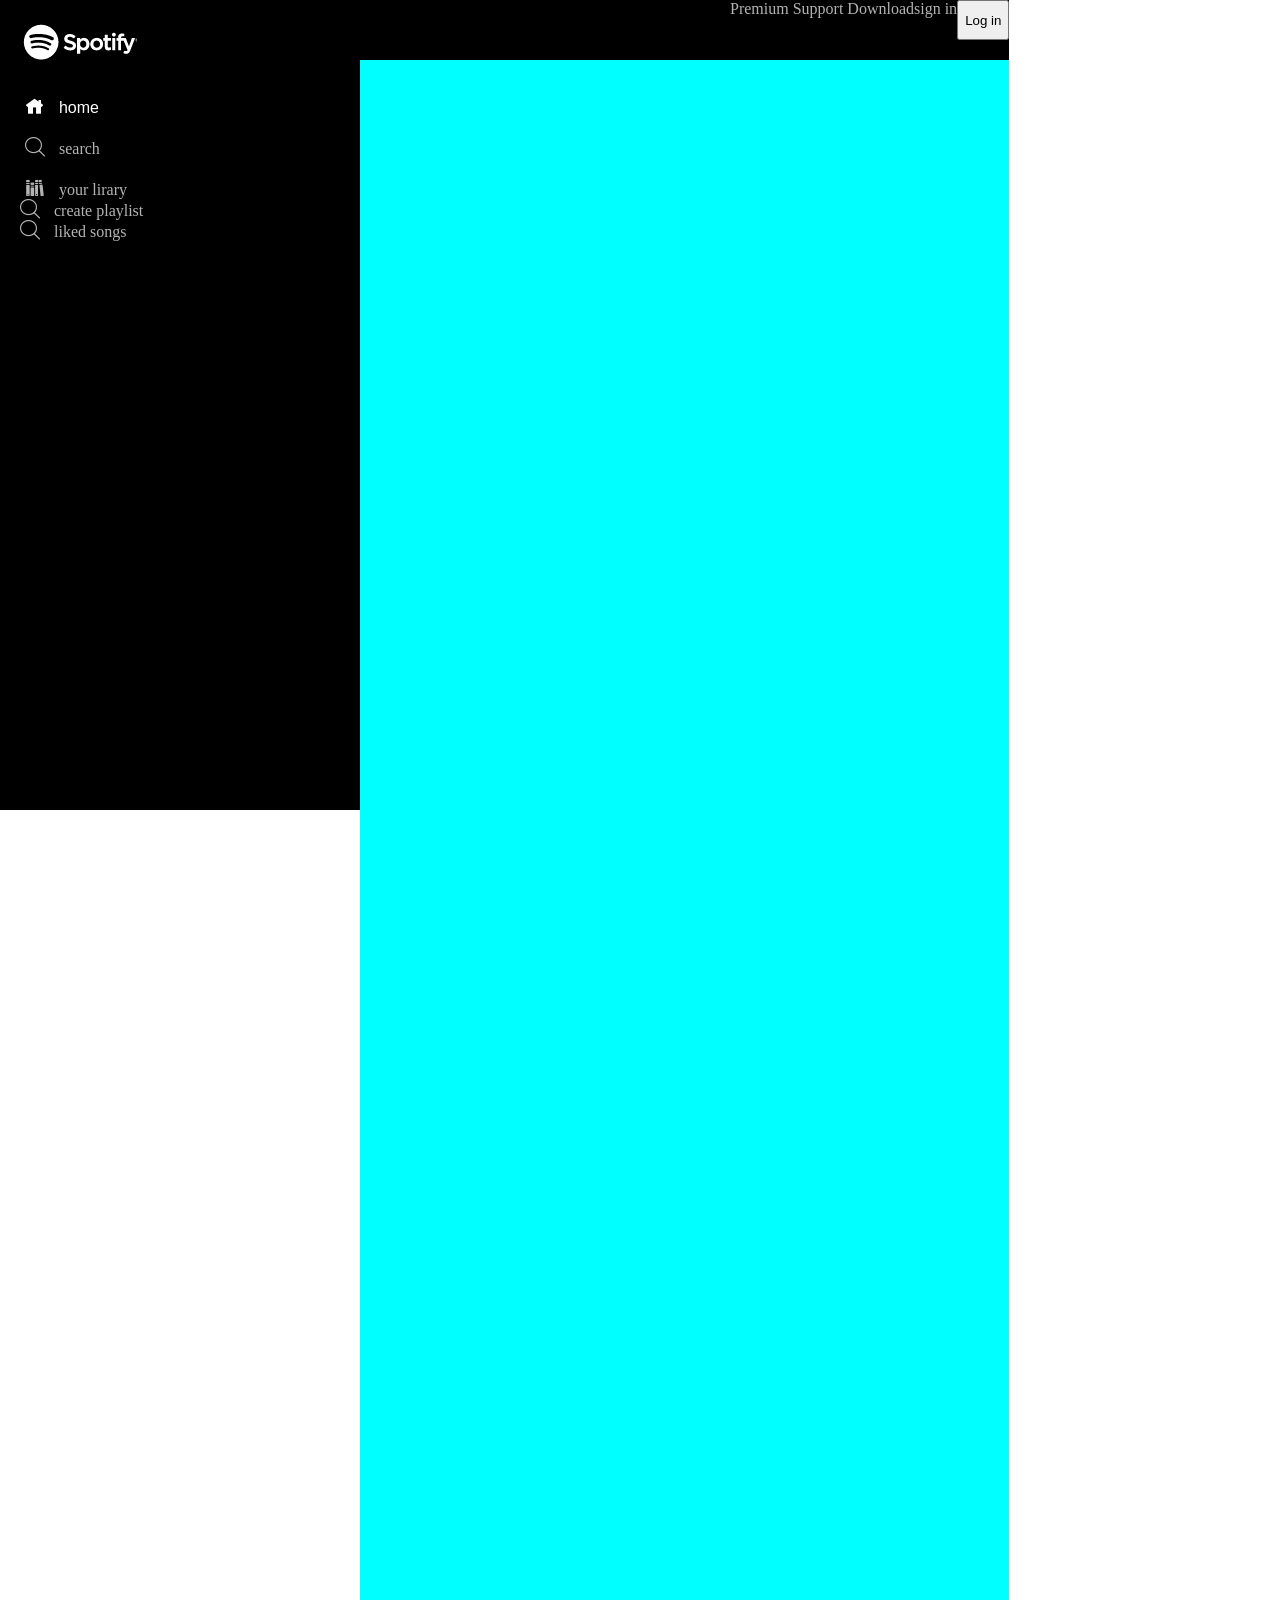
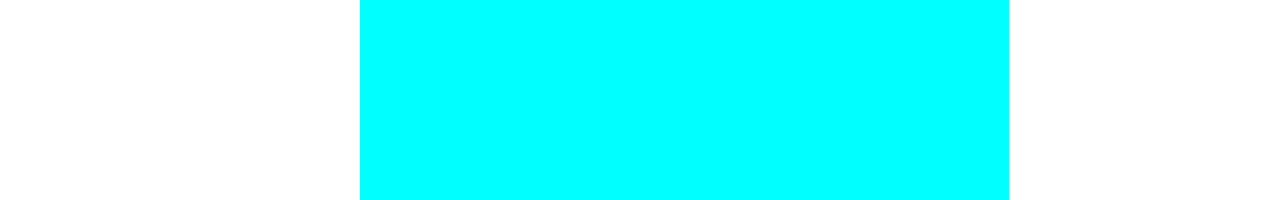
<file: landingpage.html>
<!DOCTYPE html>
<html lang="en">
<head>
    <meta charset="UTF-8">
    <meta http-equiv="X-UA-Compatible" content="IE=edge">
    <meta name="viewport" content="width=device-width, initial-scale=1.0">
    <link rel="stylesheet" href="landingpage.css">
    <link rel="stylesheet" href="icofont/icofont.min.css">
    <title>Document</title>
</head>
<body>
    <main>
        <div class="bata">
            <img src="blacklogo.png" alt="">
           <div class="oba">
            <i class="icofont-home"></i>
            <a href="#"><span>home</span></a>
           </div>
           <div class="oba2">
            <i class="icofont-search"></i>
            <a href="#"><span>search</span></a>
           </div>
           <div class="oba2">
            <i class="icofont-library"></i>
            <a href="#"><span>your lirary</span></a>
           </div>
           <div>
            <i class="icofont-search"></i>
            <span>create playlist</span>
           </div>
           <div>
            <i class="icofont-search"></i>
            <span>liked songs</span>
           </div>
        </div>
        <div class="never">
            <nav class="ola">
            <ul>
                <li>Premium</li>
                <li>Support</li>
                <li>Download</li>
            </ul>
            <p  class="padi">sign in</p>
            <button class="sanu">Log in</button>
            </nav>
        </div>
    </main>
    <div class="lever">
        <p class="ile">preview of spotify</p>
        <p class="ile2">sign up to get unlimited and podcasts with occasional ads. 
            no credit card needed.
        </p>
    </div>
</body>
</html>
</file>
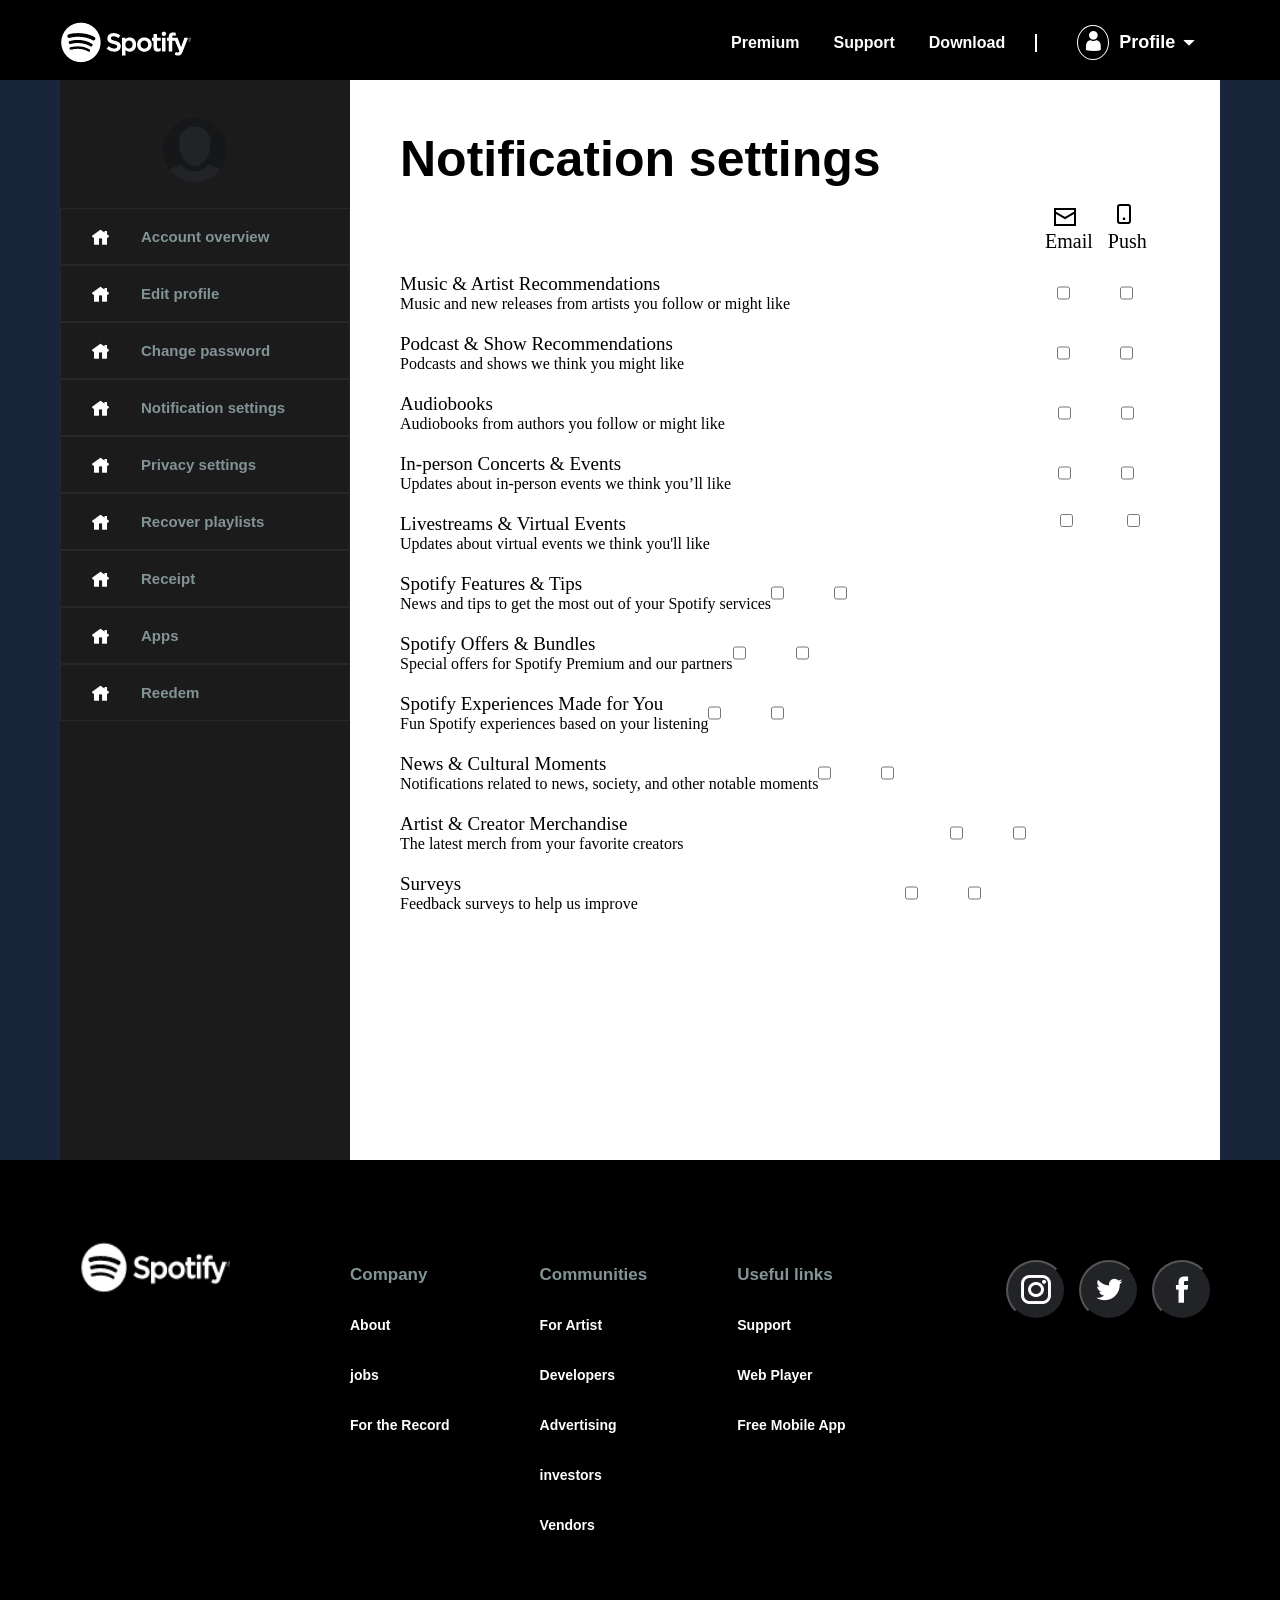
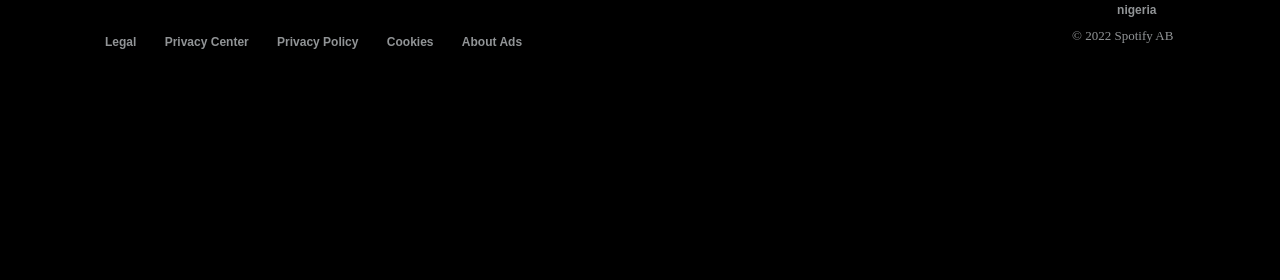
<file: notification.html>
<!DOCTYPE html>
<html lang="en">
<head>
    <meta charset="UTF-8">
    <meta http-equiv="X-UA-Compatible" content="IE=edge">
    <meta name="viewport" content="width=device-width, initial-scale=1.0">
    <link rel="stylesheet" href="icofont/icofont.min.css">
    <link rel="stylesheet" href="notification.css">
    <title>Notification</title>
</head>
<body>
    <div class="rising">
        <nav>
       <a  class="rad" href="#"><img class="white" src="white logo.png" alt=""></a>
        <ul>
            <li><a href="#">Premium</a></li>
            <li><a href="#">Support</a></li>
            <li><a href="#">Download</a></li>
        </ul>
        <div class="nepa">
           <div class="going">
             <a class="ole" href="#">
                <i class="icofont-user oiu"></i>
                <h4 class="animal">Profile</h4>
                <i class="icofont-caret-down all"></i>
             </a>
           </div>
        </div>
    </nav>
    <div>
       <div class="mane">
           <div class="ler">
             <img class="obe" src="dark world.png" alt="">
             <div class="see">
                <i class="icofont-home orin"></i>
                <p class="week"><a href="profile.html">Account overview</a></p>
             </div>
            <div class="see2">
               <i class="icofont-home orin"></i>
               <p class="week"><a href="editprofile.html">Edit profile</a></p>
            </div>
            <div class="see2">
               <i class="icofont-home orin"></i>
               <p class="week"><a href="changepassword.html">Change password</a></p>
            </div>
            <div class="see2">
               <i class="icofont-home orin"></i>
               <p class="week"><a href="notification.html">Notification settings</a></p>
            </div>
            <div class="see2">
               <i class="icofont-home orin"></i>
               <p class="week"><a href="privacysetting.html">Privacy settings</a></p>
            </div>
            <div class="see2">
               <i class="icofont-home orin"></i>
               <p class="week"><a href="recover playlist.html">Recover playlists</a></p>
            </div>
            <div class="see2">
               <i class="icofont-home orin"></i>
               <p class="week"><a href="receipt.html">Receipt</a></p>
            </div>
            <div class="see2">
               <i class="icofont-home orin"></i>
               <p class="week"><a href="apps.html">Apps</a></p>
            </div>
            <div class="see2">
               <i class="icofont-home orin"></i>
               <p class="week"><a href="redeem.html">Reedem</a></p>
            </div>
           </div>
           <div class="section">
            <h1 class="hard">Notification settings</h1>
            <div class="ffo">
               <img src="message.png" alt="">
               <img class="bata" src="bata.png" alt="">
            </div>
            <div class="move">
               <span>Email</span>
               <span class="nioo">Push</span>
            </div>
            <div class="diooo">
               <div>
                  <p class="bigii">Music & Artist Recommendations</p>
                  <p>Music and new releases from artists you follow or might like</p>
               </div>
               <input class="call" type="checkbox">
               <input class="call2" type="checkbox">
            </div>
            <div class="diooo">
               <div>
                  <p class="bigii">Podcast & Show Recommendations</p>
                  <p>Podcasts and shows we think you might like</p>
               </div>
               <input class="call1" type="checkbox">
               <input class="call3" type="checkbox">
            </div>
            <div class="diooo">
               <div>
                  <p class="bigii">Audiobooks</p>
                  <p>Audiobooks from authors you follow or might like</p>
               </div>
               <input class="cal" type="checkbox">
               <input class="cal2" type="checkbox">
            </div>
            <div class="diooo">
               <div>
                  <p class="bigii">In-person Concerts & Events</p>
                  <p>Updates about in-person events we think you’ll like</p>
               </div>
               <input class="cal1" type="checkbox">
               <input class="cal3" type="checkbox">
            </div>
            <div class="diooo">
               <div>
                  <p class="bigii">Livestreams & Virtual Events</p>
                  <p>Updates about virtual events we think you'll like</p>
               </div>
              <div class="live">
               <input class="all" type="checkbox">
               <input class="call2" type="checkbox">
              </div>
            </div>
            <div class="diooo">
               <div>
                  <p class="bigii">Spotify Features & Tips</p>
                  <p>News and tips to get the most out of your Spotify services</p>
               </div>
               <input class="all2" type="checkbox">
               <input class="call2" type="checkbox">
            </div>
            <div class="diooo">
               <div>
                  <p class="bigii">Spotify Offers & Bundles</p>
                  <p>Special offers for Spotify Premium and our partners</p>
               </div>
               <input class="all3" type="checkbox">
               <input class="call2" type="checkbox">
            </div>
            <div class="diooo">
               <div>
                  <p class="bigii">Spotify Experiences Made for You </p>
                  <p>Fun Spotify experiences based on your listening </p>
               </div>
               <input class="all4" type="checkbox">
               <input class="call2" type="checkbox">
            </div>
            <div class="diooo">
               <div>
                  <p class="bigii">News & Cultural Moments</p>
                  <p>Notifications related to news, society, and other notable moments</p>
               </div>
               <input class="all5" type="checkbox">
               <input class="call2" type="checkbox">
            </div>
            <div class="diooo">
               <div>
                  <p class="bigii">Artist & Creator Merchandise</p>
                  <p>The latest merch from your favorite creators</p>
               </div>
               <input class="call" type="checkbox">
               <input class="call2" type="checkbox">
            </div>
            <div class="diooo">
               <div>
                  <p class="bigii">Surveys</p>
                  <p>Feedback surveys to help us improve</p>
               </div>
               <input class="call" type="checkbox">
               <input class="call2" type="checkbox">
            </div>
            
           
         </div>
     </div>
     <footer class="last">
       <div class="futa">
          <img src="white logo.png" alt="">
          <div class="winner">
             <h3 class="gbagbe"><a href="#">Company</a></h3>
             <h3 class="elebu"><a href="#">About</a></h3>
             <h3 class="elebu"><a href="jobs.html">jobs</a></h3>
             <h3 class="elebu"><a href="#">For the Record</a></h3>
          </div>
          <div class="winner2">
             <h3 class="gbagbe"><a href="#">Communities</a></h3>
             <h3 class="elebu"><a href="#">For Artist</a></h3>
             <h3 class="elebu"><a href="#">Developers</a></h3>
             <h3 class="elebu"><a href="#">Advertising</a></h3>
             <h3 class="elebu"><a href="investors.html">investors</a></h3>
             <h3 class="elebu"><a href="#">Vendors</a></h3>
             
          </div>
          <div class="winner2">
             <h3 class="gbagbe"><a href="#">Useful links</a></h3>
             <h3 class="elebu"><a href="#">Support</a></h3>
             <h3 class="elebu"><a href="#">Web Player</a></h3>
             <h3 class="elebu"><a href="#">Free Mobile App</a></h3>
          </div>
          <button class="nobody"><i class="icofont-instagram aba"></i></button>
          <button class="nobody2"><i  class="icofont-twitter aba"></i></button>
          <button class="nobody3"><i class="icofont-facebook aba"></i></button>
           
       </div>
            <div class="fela">
             <div class="name">
                <span><a href="#">Legal</a></span>
                <span><a href="#">Privacy Center</a></span>
                <span><a href="#">Privacy Policy</a></span>
                <span><a href="#">Cookies</a></span>
                <span><a href="#">About Ads</a></span>
               </div>
               <div class="dodo">
                <span class="iya"><a href="#">nigeria</a></span>
                <p class="low">© 2022 Spotify AB</p>
               </div>
       
            </div>
            </footer> 
</body>
</html>
</file>
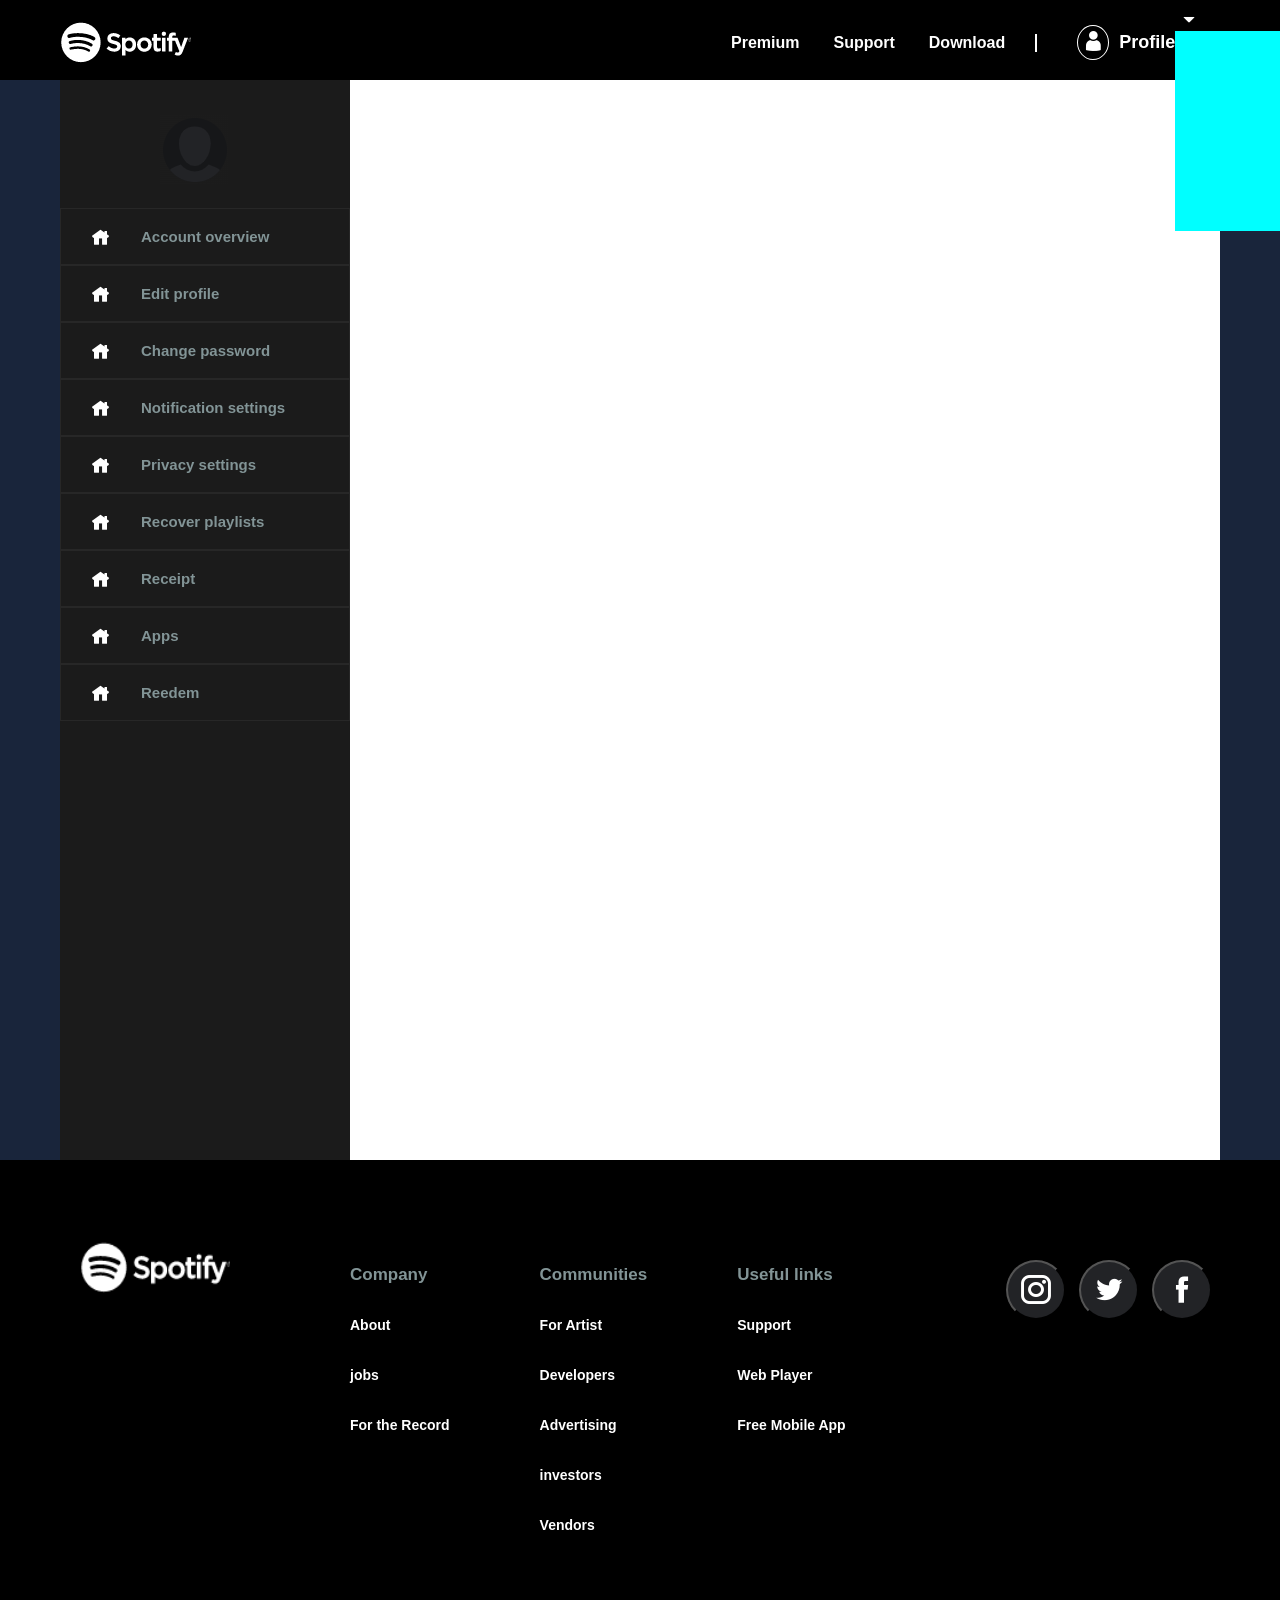
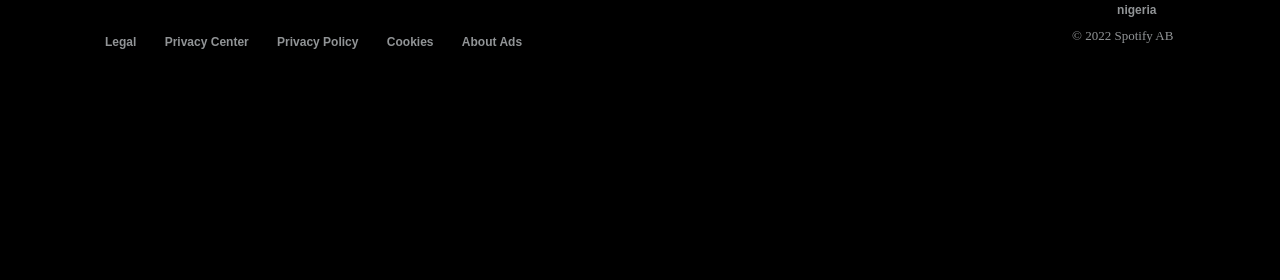
<file: privacysetting.html>
<!DOCTYPE html>
<html lang="en">
<head>
    <meta charset="UTF-8">
    <meta http-equiv="X-UA-Compatible" content="IE=edge">
    <meta name="viewport" content="width=device-width, initial-scale=1.0">
    <link rel="stylesheet" href="icofont/icofont.min.css">
    <link rel="stylesheet" href="privacy setting.css">
    <title>privacy setting</title>
</head>
<body>
    <div class="rising">
        <nav>
       <a  class="rad" href="#"><img class="white" src="white logo.png" alt=""></a>
        <ul>
            <li><a href="#">Premium</a></li>
            <li><a href="#">Support</a></li>
            <li><a href="#">Download</a></li>
        </ul>
        <div class="nepa">
           <div class="going">
             <a class="ole" href="#">
                <i class="icofont-user oiu"></i>
                <h4 class="animal">Profile</h4>
                <div>
                  <i class="icofont-caret-down all"></i>
                  <div class="nnu">

                  </div>
                </div>
             </a>
           </div>
        </div>
    </nav>
    <div>
       <div class="mane">
           <div class="ler">
             <img class="obe" src="dark world.png" alt="">
             <div class="see">
                <i class="icofont-home orin"></i>
                <p class="week"><a href="profile.html">Account overview</a></p>
             </div>
            <div class="see2">
               <i class="icofont-home orin"></i>
               <p class="week"><a href="editprofile.html">Edit profile</a></p>
            </div>
            <div class="see2">
               <i class="icofont-home orin"></i>
               <p class="week"><a href="changepassword.html">Change password</a></p>
            </div>
            <div class="see2">
               <i class="icofont-home orin"></i>
               <p class="week"><a href="notification.html">Notification settings</a></p>
            </div>
            <div class="see2">
               <i class="icofont-home orin"></i>
               <p class="week"><a href="privacysetting.html">Privacy settings</a></p>
            </div>
            <div class="see2">
               <i class="icofont-home orin"></i>
               <p class="week"><a href="recover playlist.html">Recover playlists</a></p>
            </div>
            <div class="see2">
               <i class="icofont-home orin"></i>
               <p class="week"><a href="receipt.html">Receipt</a></p>
            </div>
            <div class="see2">
               <i class="icofont-home orin"></i>
               <p class="week"><a href="apps.html">Apps</a></p>
            </div>
            <div class="see2">
               <i class="icofont-home orin"></i>
               <p class="week"><a href="redeem.html">Reedem</a></p>
            </div>
           </div>
           <div class="section">
             
           </div>
     </div>
     <footer class="last">
       <div class="futa">
          <img src="white logo.png" alt="">
          <div class="winner">
             <h3 class="gbagbe"><a href="#">Company</a></h3>
             <h3 class="elebu"><a href="#">About</a></h3>
             <h3 class="elebu"><a href="jobs.html">jobs</a></h3>
             <h3 class="elebu"><a href="#">For the Record</a></h3>
          </div>
          <div class="winner2">
             <h3 class="gbagbe"><a href="#">Communities</a></h3>
             <h3 class="elebu"><a href="#">For Artist</a></h3>
             <h3 class="elebu"><a href="#">Developers</a></h3>
             <h3 class="elebu"><a href="#">Advertising</a></h3>
             <h3 class="elebu"><a href="investors.html">investors</a></h3>
             <h3 class="elebu"><a href="#">Vendors</a></h3>
             
          </div>
          <div class="winner2">
             <h3 class="gbagbe"><a href="#">Useful links</a></h3>
             <h3 class="elebu"><a href="#">Support</a></h3>
             <h3 class="elebu"><a href="#">Web Player</a></h3>
             <h3 class="elebu"><a href="#">Free Mobile App</a></h3>
          </div>
          <button class="nobody"><i class="icofont-instagram aba"></i></button>
          <button class="nobody2"><i  class="icofont-twitter aba"></i></button>
          <button class="nobody3"><i class="icofont-facebook aba"></i></button>
           
       </div>
            <div class="fela">
             <div class="name">
                <span><a href="#">Legal</a></span>
                <span><a href="#">Privacy Center</a></span>
                <span><a href="#">Privacy Policy</a></span>
                <span><a href="#">Cookies</a></span>
                <span><a href="#">About Ads</a></span>
               </div>
               <div class="dodo">
                <span class="iya"><a href="#">nigeria</a></span>
                <p class="low">© 2022 Spotify AB</p>
               </div>
       
            </div>
            </footer>
</body>
</html>
</file>
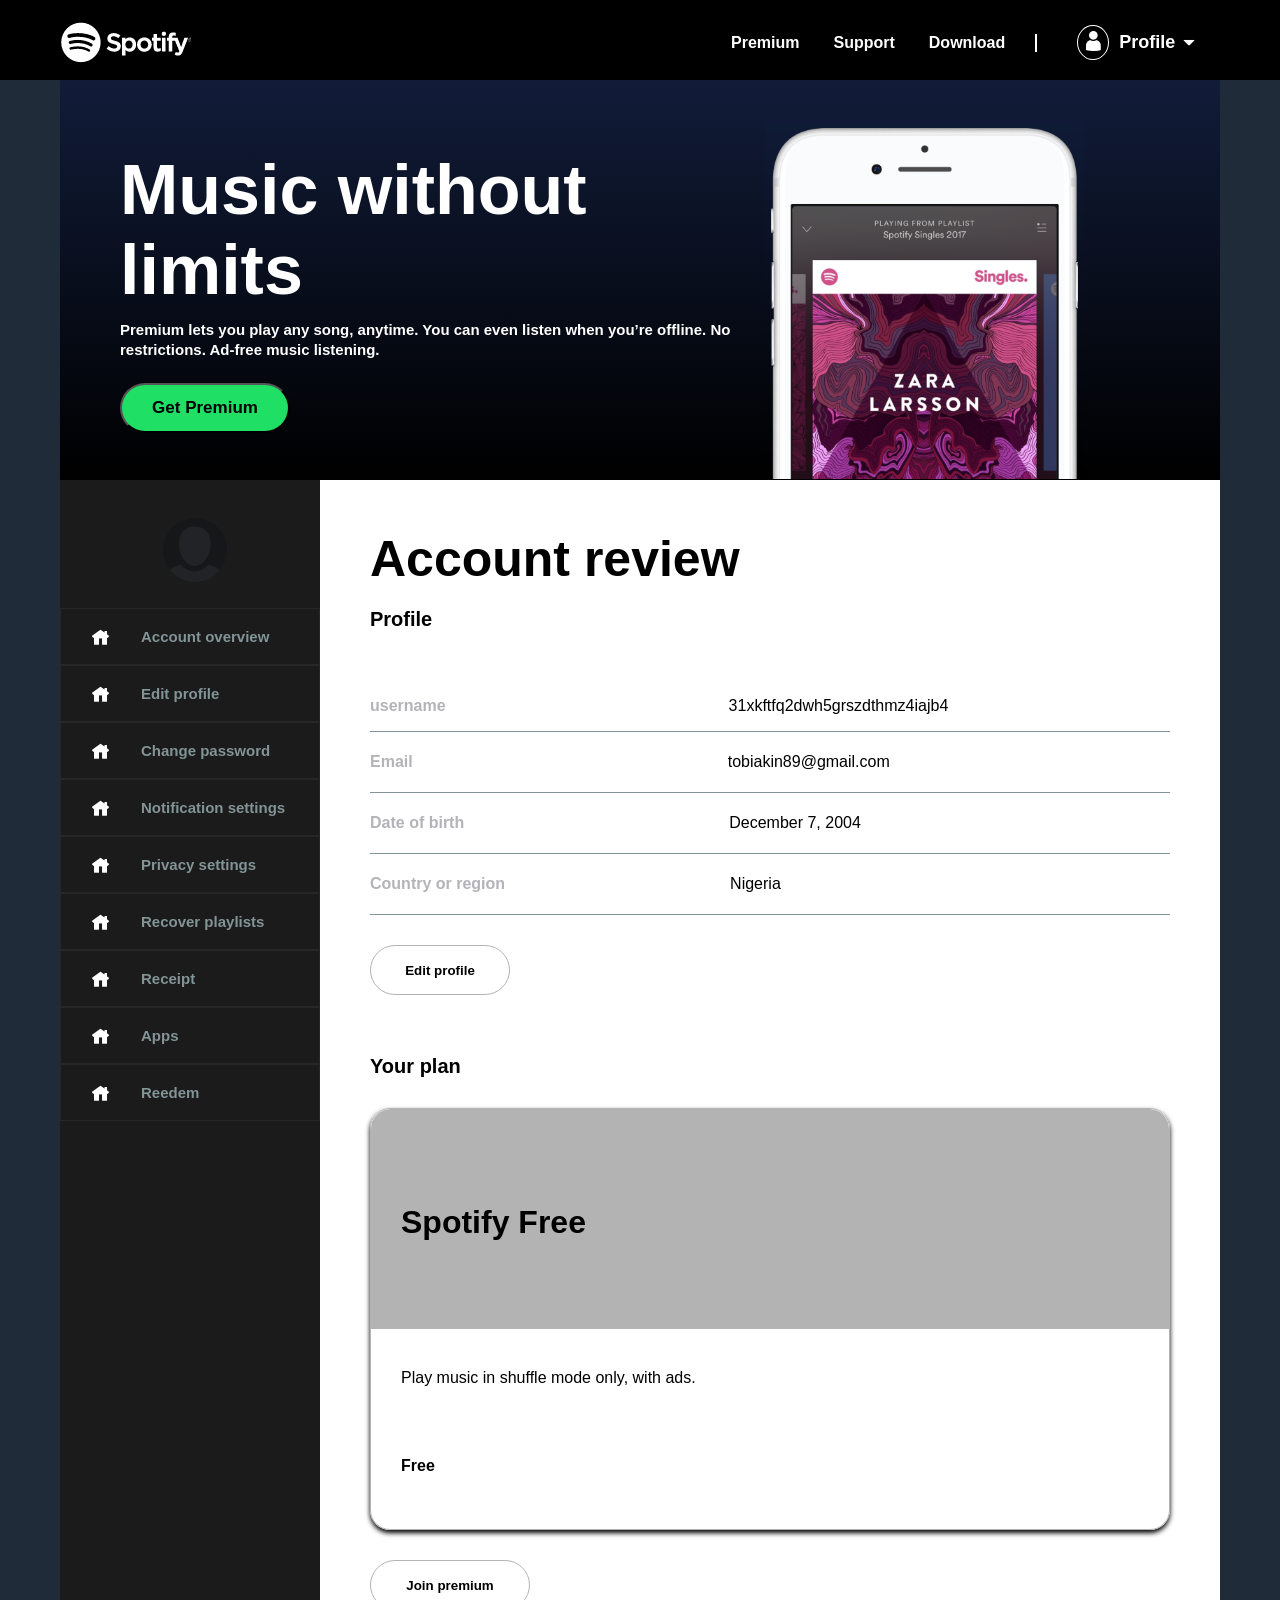
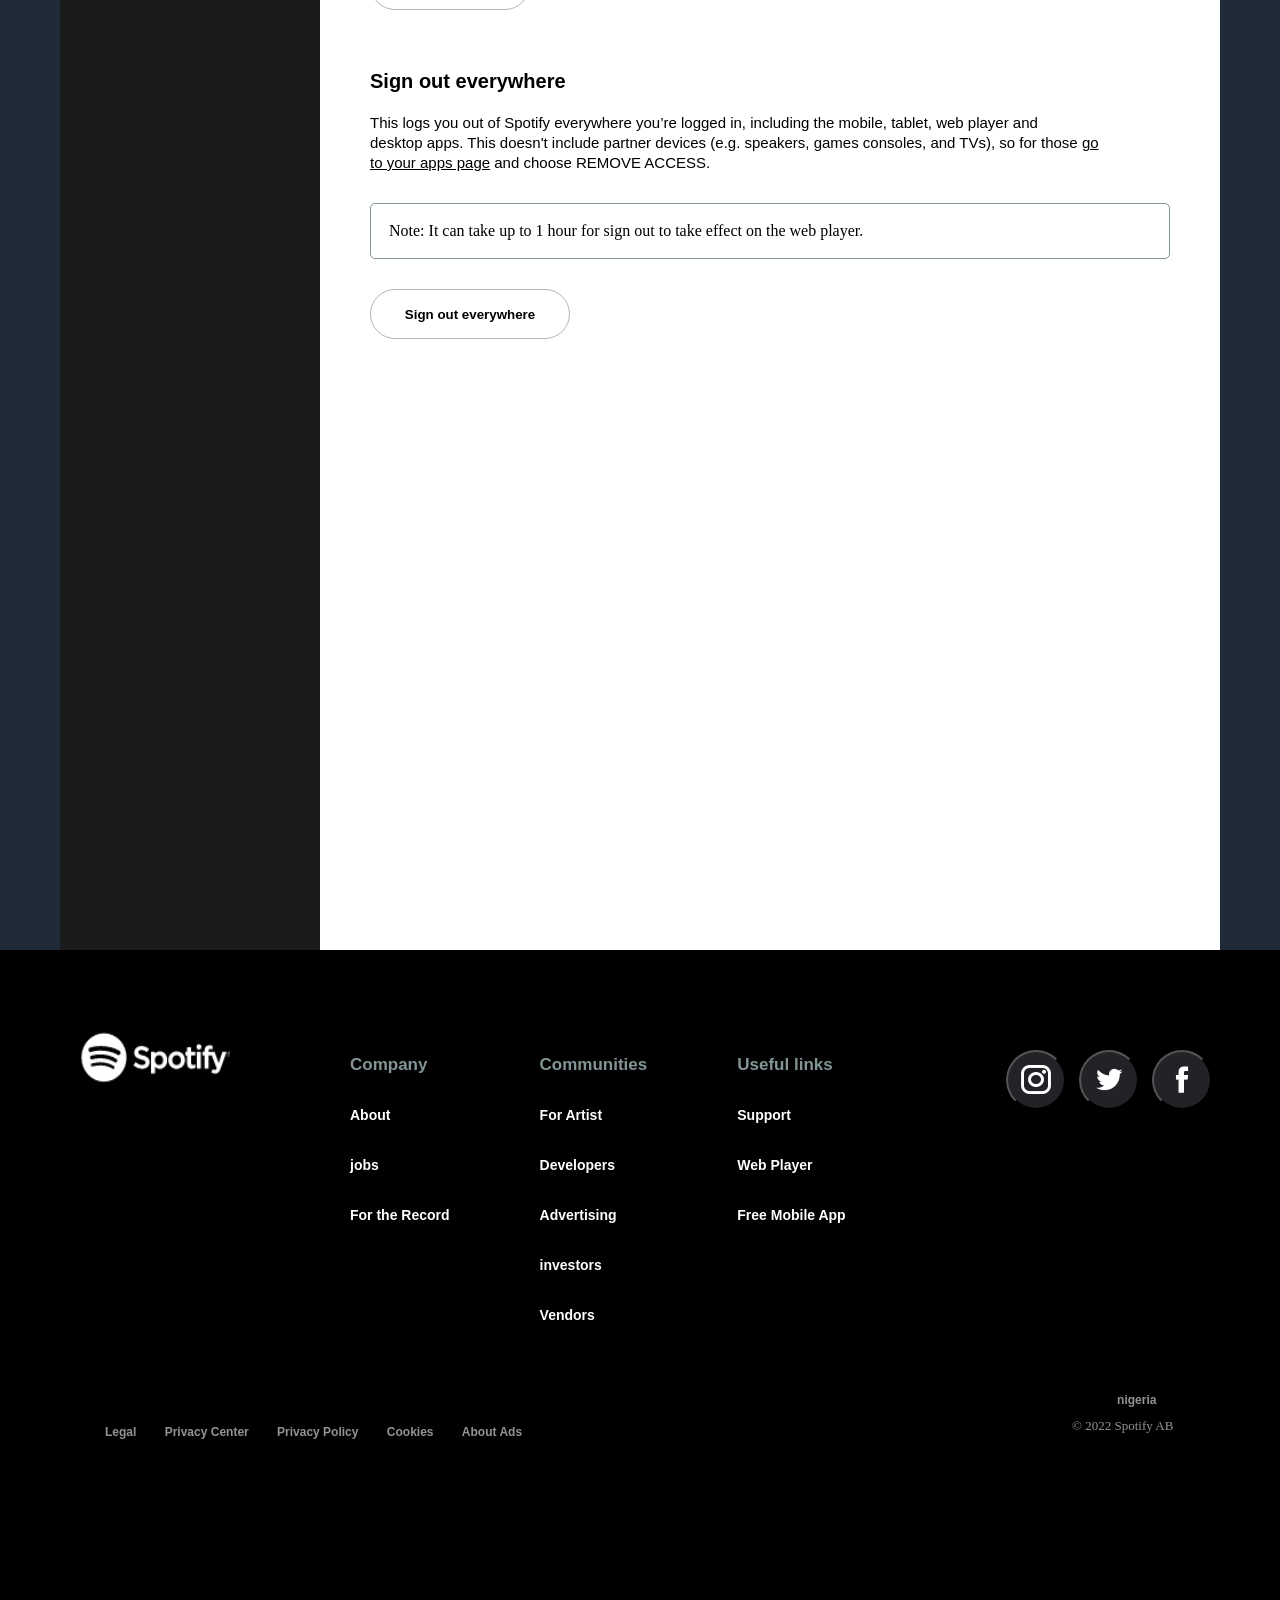
<file: profile.html>
<!DOCTYPE html>
<html lang="en">
<head>
    <meta charset="UTF-8">
    <meta http-equiv="X-UA-Compatible" content="IE=edge">
    <meta name="viewport" content="width=device-width, initial-scale=1.0">
    <link rel="stylesheet" href="profile.css">
    <link rel="stylesheet" href="icofont/icofont.min.css">
    <title>Account review</title>
</head>
<body>
   <div class="olobe">
    <nav>
       <a  class="rad" href="#"><img class="white" src="white logo.png" alt=""></a>
        <ul>
            <li><a href="#">Premium</a></li>
            <li><a href="#">Support</a></li>
            <li><a href="#">Download</a></li>
        </ul>
        <div class="nepa">
           <div class="going">
             <a class="ole" href="#">
                <i class="icofont-user oiu"></i>
                <h4 class="animal">Profile</h4>
                <i class="icofont-caret-down all"></i>
             </a>
           </div>
        </div>
    </nav>
    <main>
        <div class="opp">
            <div>
                <h2 class="were">Music without <br> limits</h2>
            <p class="year">Premium lets you play any song, anytime.
                 You can even listen when you’re offline. No <br> restrictions.
                 Ad-free music listening.
            </p>
            <div class="boss">
                <button class="liar"><a href="#">Get Premium</a></button>
            </div>
            </div>
            <img class="mon" src="phone.png" alt="">
        </div>
    </main>
    <div>
        <div class="mane">
            <div class="ler">
              <img class="obe" src="dark world.png" alt="">
              <div class="see">
                 <i class="icofont-home orin"></i>
                 <p class="week"><a href="profile.html">Account overview</a></p>
              </div>
             <div class="see2">
                <i class="icofont-home orin"></i>
                <p class="week"><a href="editprofile.html">Edit profile</a></p>
             </div>
             <div class="see2">
                <i class="icofont-home orin"></i>
                <p class="week"><a href="changepassword.html">Change password</a></p>
             </div>
             <div class="see2">
                <i class="icofont-home orin"></i>
                <p class="week"><a href="notification.html">Notification settings</a></p>
             </div>
             <div class="see2">
                <i class="icofont-home orin"></i>
                <p class="week"><a href="privacysetting.html">Privacy settings</a></p>
             </div>
             <div class="see2">
                <i class="icofont-home orin"></i>
                <p class="week"><a href="recover playlist.html">Recover playlists</a></p>
             </div>
             <div class="see2">
                <i class="icofont-home orin"></i>
                <p class="week"><a href="receipt.html">Receipt</a></p>
             </div>
             <div class="see2">
                <i class="icofont-home orin"></i>
                <p class="week"><a href="apps.html">Apps</a></p>
             </div>
             <div class="see2">
                <i class="icofont-home orin"></i>
                <p class="week"><a href="redeem.html">Reedem</a></p>
             </div>
            </div>
            <div class="section">
              <h1 class="hard">Account review</h1>
              <h3 class="had">Profile</h3>
              <div class="sick">
               <p class="gotv">username</p>
               <p class="ojo">31xkftfq2dwh5grszdthmz4iajb4</p>
              </div>
              <div class="sick2">
               <p class="gotv">Email</p>
               <p class="ojo2">tobiakin89@gmail.com</p>
              </div>
              <div class="sick2">
               <p class="gotv">Date of birth</p>
               <p class="ojo3">December 7, 2004</p>
              </div>
              <div class="sick2">
               <p class="gotv">Country or region</p>
               <p class="ojo4">Nigeria</p>
              </div>
              <button class="why">Edit profile</button>
              <h3 class="had2">Your plan</h3>
              <div class="shebi">
               <div class="shey">
                <h2 class="baba">Spotify Free</h2>
               </div>
               <div class="ebu">
                <p class="soj">Play music in shuffle mode only, with ads.</p>
                <p class="dupe">Free</p>
               </div>
              </div>
              <button class="why2">Join premium</button>
              <h3 class="had2">Sign out everywhere</h3>
              <p class="God">
               This logs you out of Spotify everywhere you’re logged in,
                including the mobile, tablet, web player and <br> desktop apps.
                 This doesn't include partner devices (e.g. speakers, games consoles, and TVs),
                so for those <a href="#">go <br> to your apps page</a> and choose REMOVE ACCESS.
              </p>
              <div class="ookan">
               Note: It can take up to 1 hour
                for sign out to take effect on the web player.
              </div>
              <button class="why3">Sign out everywhere</button>
            </div> 
           
        </div>
       
        
    </div>
    <footer class="last">
<div class="futa">
   <img src="white logo.png" alt="">
   <div class="winner">
      <h3 class="gbagbe"><a href="#">Company</a></h3>
      <h3 class="elebu"><a href="#">About</a></h3>
      <h3 class="elebu"><a href="jobs.html">jobs</a></h3>
      <h3 class="elebu"><a href="#">For the Record</a></h3>
   </div>
   <div class="winner2">
      <h3 class="gbagbe"><a href="#">Communities</a></h3>
      <h3 class="elebu"><a href="#">For Artist</a></h3>
      <h3 class="elebu"><a href="#">Developers</a></h3>
      <h3 class="elebu"><a href="#">Advertising</a></h3>
      <h3 class="elebu"><a href="investors.html">investors</a></h3>
      <h3 class="elebu"><a href="#">Vendors</a></h3>
      
   </div>
   <div class="winner2">
      <h3 class="gbagbe"><a href="#">Useful links</a></h3>
      <h3 class="elebu"><a href="#">Support</a></h3>
      <h3 class="elebu"><a href="#">Web Player</a></h3>
      <h3 class="elebu"><a href="#">Free Mobile App</a></h3>
   </div>
   <button class="nobody"><i class="icofont-instagram aba"></i></button>
   <button class="nobody2"><i  class="icofont-twitter aba"></i></button>
   <button class="nobody3"><i class="icofont-facebook aba"></i></button>
    
</div>
     <div class="fela">
      <div class="name">
         <span><a href="#">Legal</a></span>
         <span><a href="#">Privacy Center</a></span>
         <span><a href="#">Privacy Policy</a></span>
         <span><a href="#">Cookies</a></span>
         <span><a href="#">About Ads</a></span>
        </div>
        <div class="dodo">
         <span class="iya"><a href="#">nigeria</a></span>
         <p class="low">© 2022 Spotify AB</p>
        </div>

     </div>
     </footer>
    
</body>
</html>
</file>
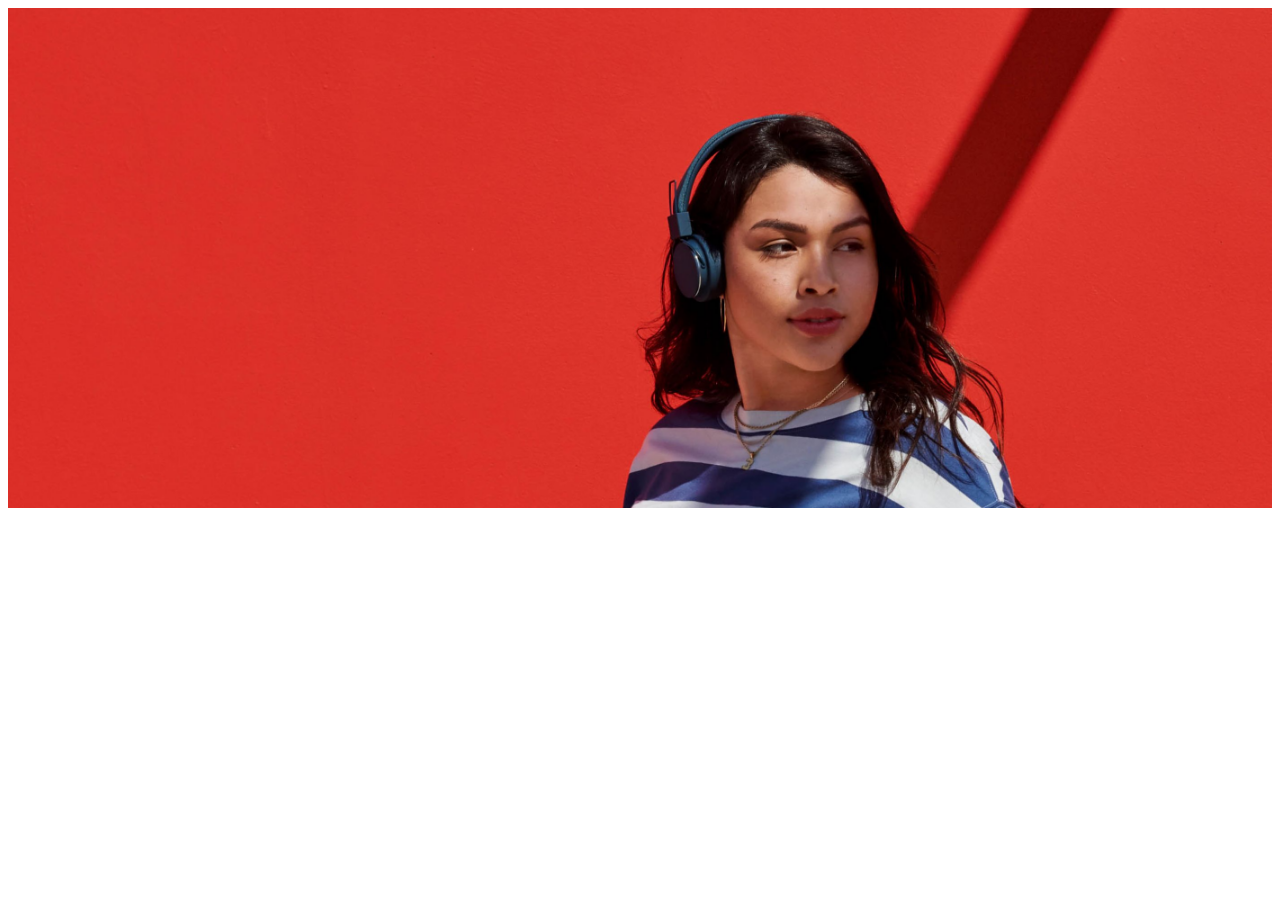
<file: react.html>
<!DOCTYPE html>
<html lang="en">
<head>
    <meta charset="UTF-8">
    <meta http-equiv="X-UA-Compatible" content="IE=edge">
    <meta name="viewport" content="width=device-width, initial-scale=1.0">
    <title>Document</title>
    <style>
    .parallax {
  /* The image used */
  background-image: url("./fresh\ gal.jpeg");

  /* Set a specific height */
  min-height: 500px;

  /* Create the parallax scrolling effect */
  background-attachment: fixed;
  background-position: center;
  background-repeat: no-repeat;
  background-size: cover;
}

    </style>
</head>
<body>
    <div class="parallax">

    </div>
</body>
<script>
    import { useState } from "react";
import "./styles.css";

export default function App() {
  const [ isOpen, setIsOpen ] = useState( false );

  const handleOpen = () => {
    setIsOpen( !isOpen );
  };

  return (
    <div className="App">

      <button onClick={handleOpen}>Open</button>

      <div className={`container ${isOpen ? "containerOpened" : "containerClosed"}`}>
        <input type="text" />
      </div>

    </div>
  );
}

</script>
</html>
</file>
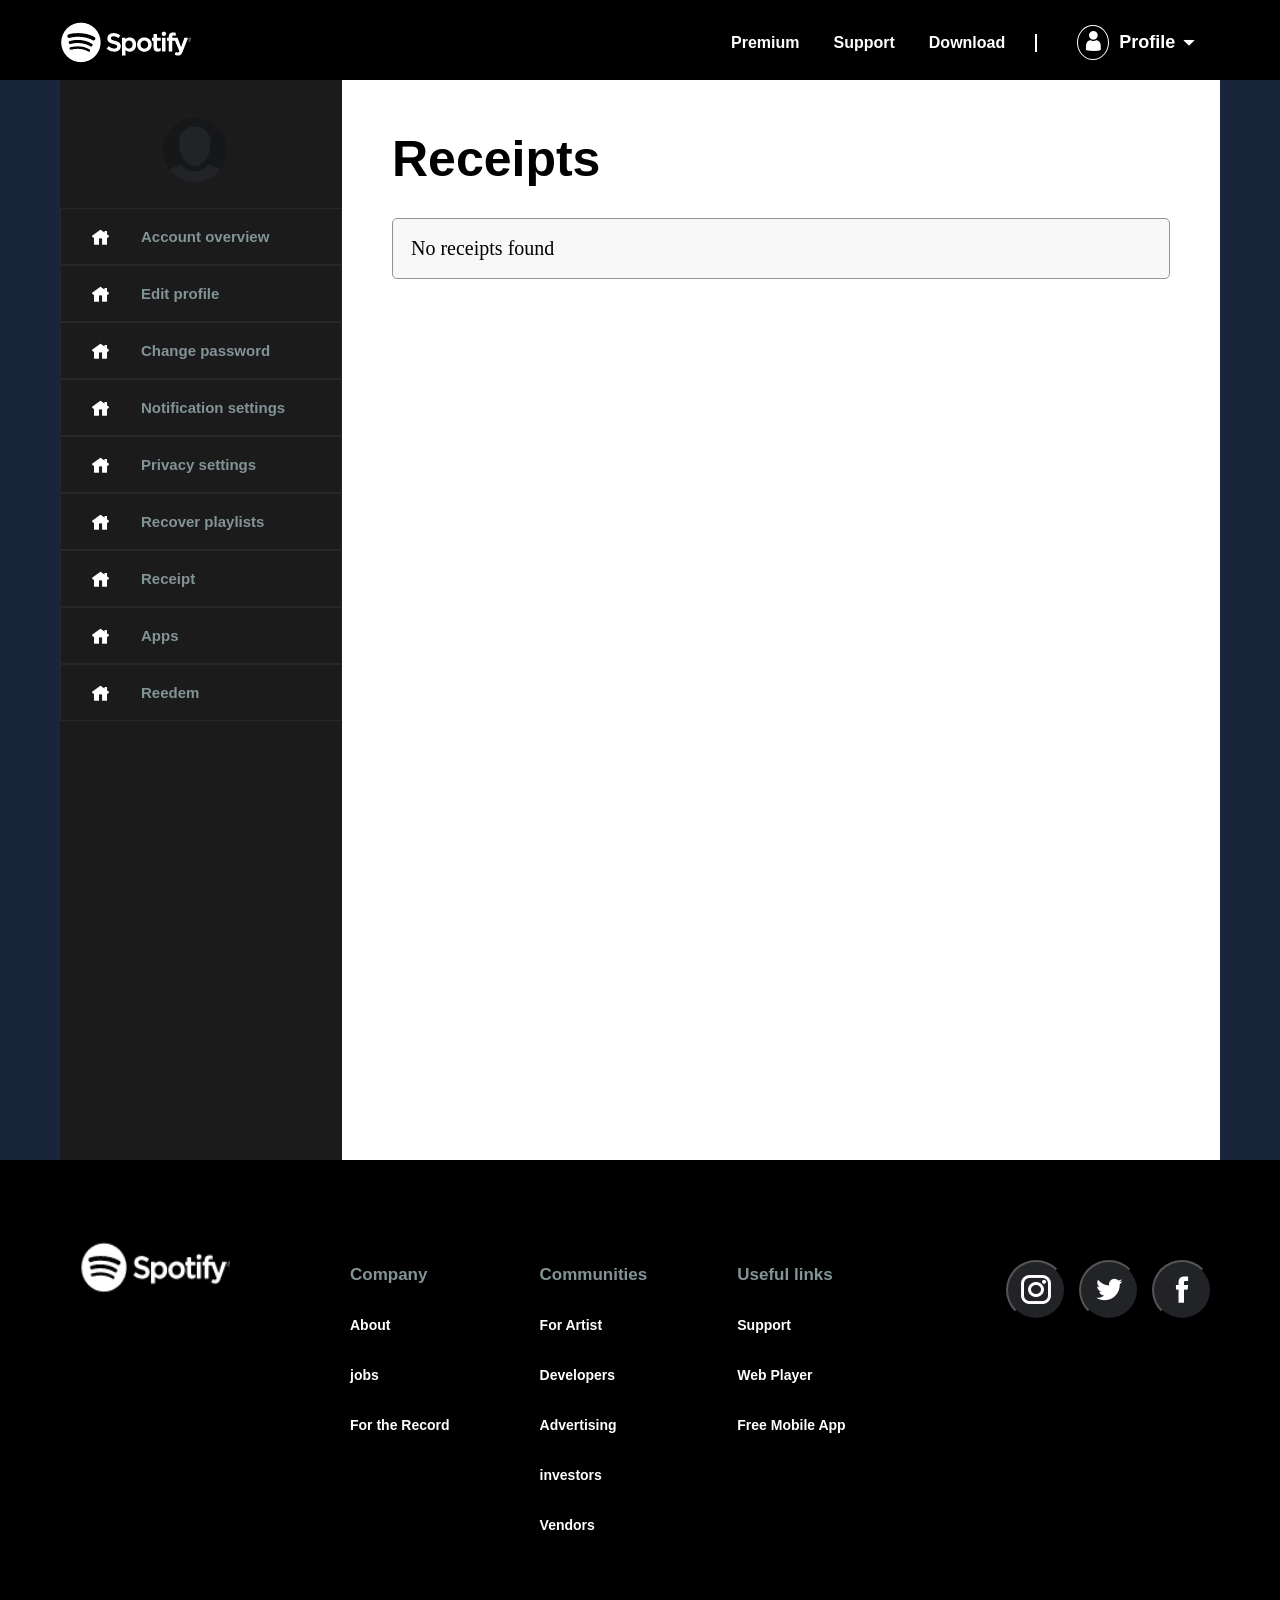
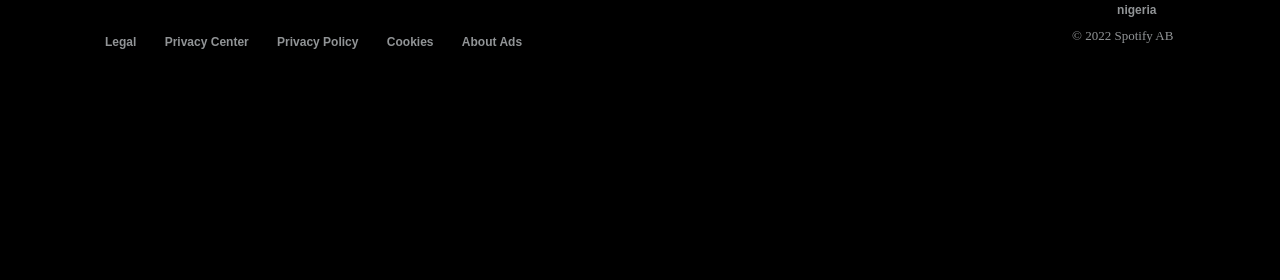
<file: receipt.html>
<!DOCTYPE html>
<html lang="en">
<head>
    <meta charset="UTF-8">
    <meta http-equiv="X-UA-Compatible" content="IE=edge">
    <meta name="viewport" content="width=device-width, initial-scale=1.0">
    <link rel="stylesheet" href="icofont/icofont.min.css">
    <link rel="stylesheet" href="receipt.css">
    <title>Receipt</title>
</head>
<body>
    <div class="rising">
        <nav>
       <a  class="rad" href="#"><img class="white" src="white logo.png" alt=""></a>
        <ul>
            <li><a href="#">Premium</a></li>
            <li><a href="#">Support</a></li>
            <li><a href="#">Download</a></li>
        </ul>
        <div class="nepa">
           <div class="going">
             <a class="ole" href="#">
                <i class="icofont-user oiu"></i>
                <h4 class="animal">Profile</h4>
                <i class="icofont-caret-down all"></i>
             </a>
           </div>
        </div>
    </nav>
    <div>
       <div class="mane">
           <div class="ler">
             <img class="obe" src="dark world.png" alt="">
             <div class="see">
                <i class="icofont-home orin"></i>
                <p class="week"><a href="profile.html">Account overview</a></p>
             </div>
            <div class="see2">
               <i class="icofont-home orin"></i>
               <p class="week"><a href="editprofile.html">Edit profile</a></p>
            </div>
            <div class="see2">
               <i class="icofont-home orin"></i>
               <p class="week"><a href="changepassword.html">Change password</a></p>
            </div>
            <div class="see2">
               <i class="icofont-home orin"></i>
               <p class="week"><a href="notification.html">Notification settings</a></p>
            </div>
            <div class="see2">
               <i class="icofont-home orin"></i>
               <p class="week"><a href="privacysetting.html">Privacy settings</a></p>
            </div>
            <div class="see2">
               <i class="icofont-home orin"></i>
               <p class="week"><a href="recover playlist.html">Recover playlists</a></p>
            </div>
            <div class="see2">
               <i class="icofont-home orin"></i>
               <p class="week"><a href="receipt.html">Receipt</a></p>
            </div>
            <div class="see2">
               <i class="icofont-home orin"></i>
               <p class="week"><a href="apps.html">Apps</a></p>
            </div>
            <div class="see2">
               <i class="icofont-home orin"></i>
               <p class="week"><a href="#">Reedem</a></p>
            </div>
           </div>
           <div class="section">
            <h1 class="hard">Receipts<h1>
               <div class="ookan">
                 No receipts found
                 </div>
   
           </div>
     </div>
     <footer class="last">
       <div class="futa">
          <img src="white logo.png" alt="">
          <div class="winner">
             <h3 class="gbagbe"><a href="#">Company</a></h3>
             <h3 class="elebu"><a href="#">About</a></h3>
             <h3 class="elebu"><a href="jobs.html">jobs</a></h3>
             <h3 class="elebu"><a href="#">For the Record</a></h3>
          </div>
          <div class="winner2">
             <h3 class="gbagbe"><a href="#">Communities</a></h3>
             <h3 class="elebu"><a href="#">For Artist</a></h3>
             <h3 class="elebu"><a href="#">Developers</a></h3>
             <h3 class="elebu"><a href="#">Advertising</a></h3>
             <h3 class="elebu"><a href="investors.html">investors</a></h3>
             <h3 class="elebu"><a href="#">Vendors</a></h3>
             
          </div>
          <div class="winner2">
             <h3 class="gbagbe"><a href="#">Useful links</a></h3>
             <h3 class="elebu"><a href="#">Support</a></h3>
             <h3 class="elebu"><a href="#">Web Player</a></h3>
             <h3 class="elebu"><a href="#">Free Mobile App</a></h3>
          </div>
          <button class="nobody"><i class="icofont-instagram aba"></i></button>
          <button class="nobody2"><i  class="icofont-twitter aba"></i></button>
          <button class="nobody3"><i class="icofont-facebook aba"></i></button>
           
       </div>
            <div class="fela">
             <div class="name">
                <span><a href="#">Legal</a></span>
                <span><a href="#">Privacy Center</a></span>
                <span><a href="#">Privacy Policy</a></span>
                <span><a href="#">Cookies</a></span>
                <span><a href="#">About Ads</a></span>
               </div>
               <div class="dodo">
                <span class="iya"><a href="#">nigeria</a></span>
                <p class="low">© 2022 Spotify AB</p>
               </div>
       
            </div>
            </footer>
</body>
</html>
</file>
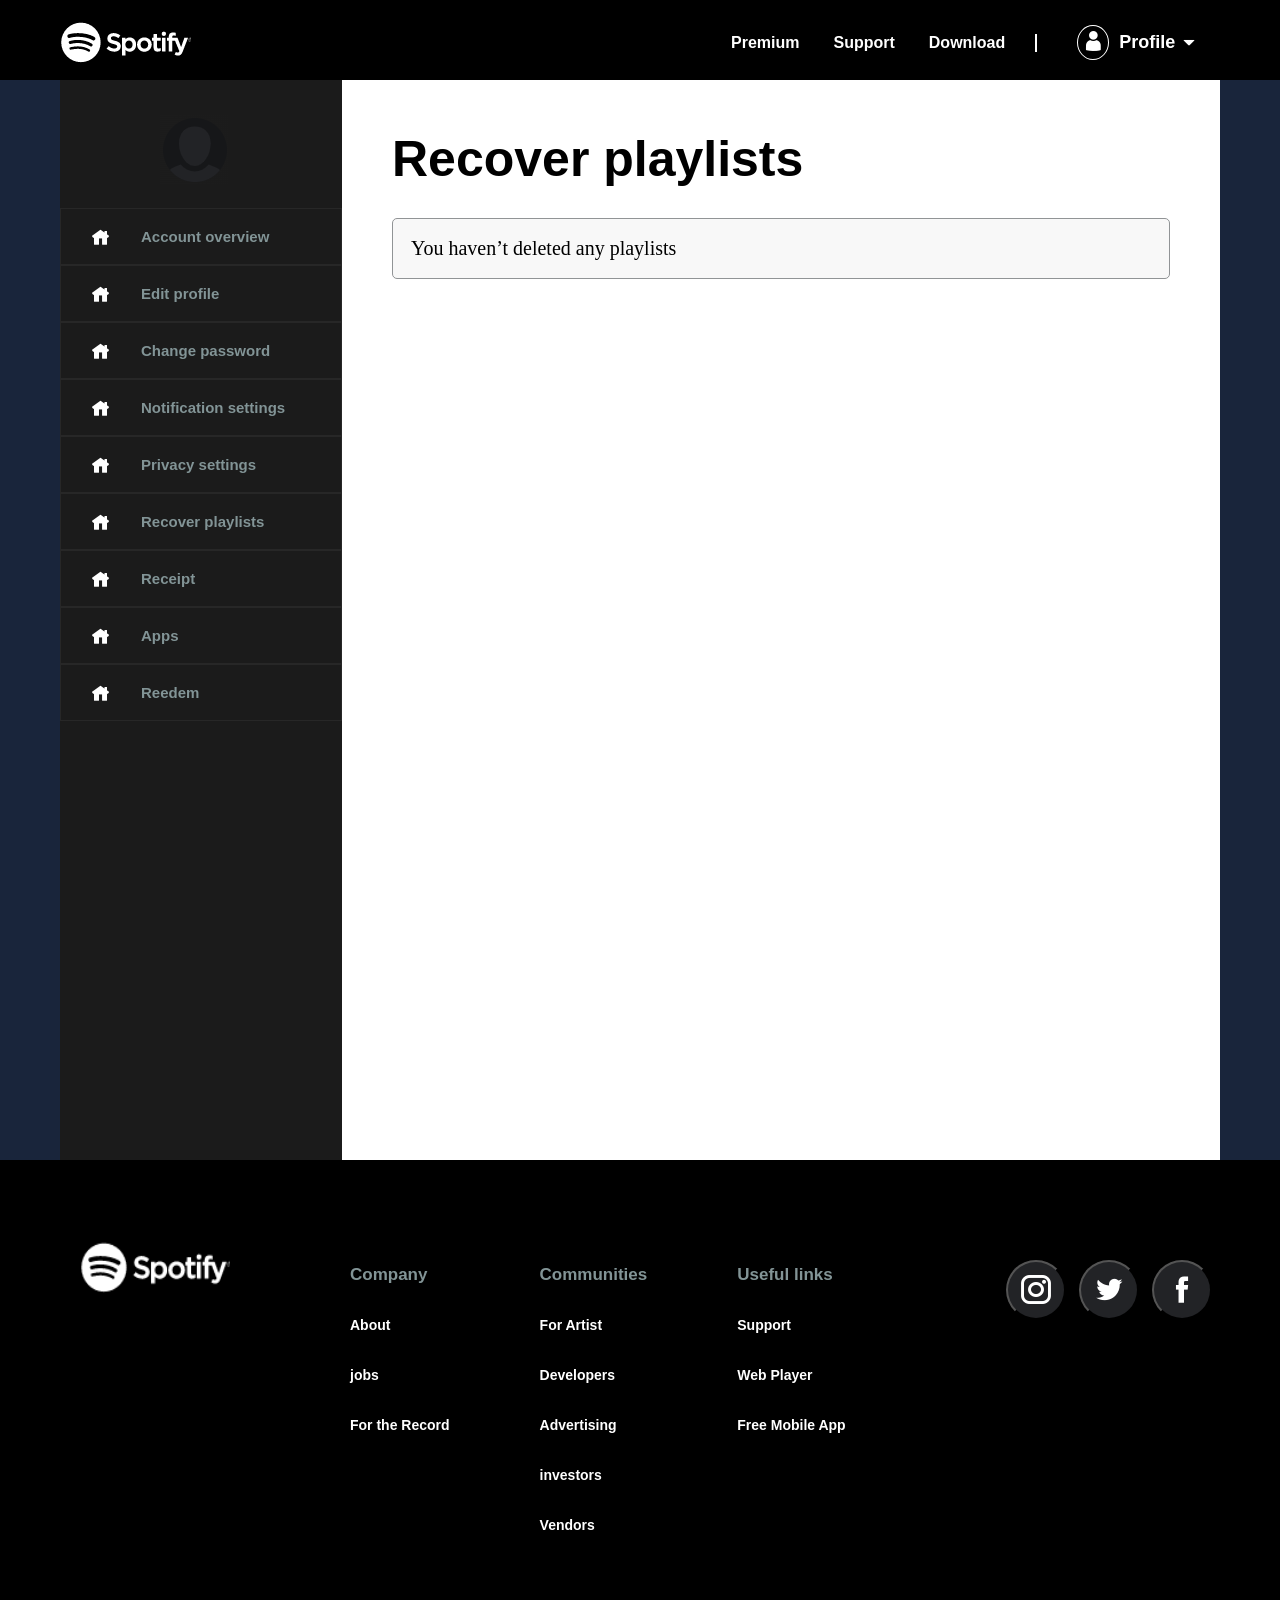
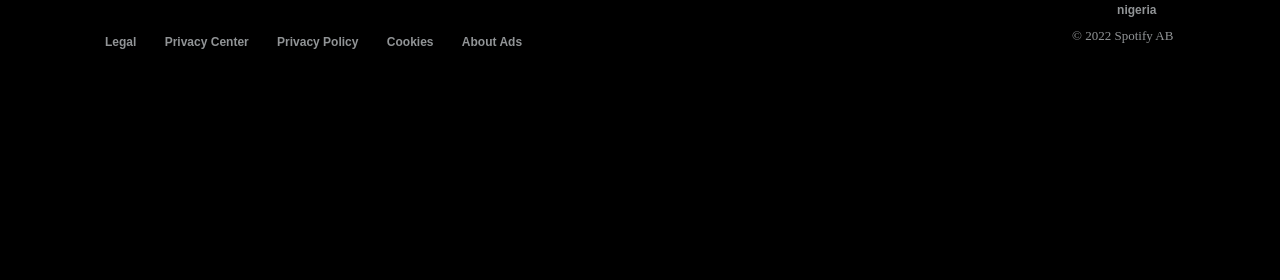
<file: recover playlist.html>
<!DOCTYPE html>
<html lang="en">
<head>
    <meta charset="UTF-8">
    <meta http-equiv="X-UA-Compatible" content="IE=edge">
    <meta name="viewport" content="width=device-width, initial-scale=1.0">
    <link rel="stylesheet" href="icofont/icofont.min.css">
    <link rel="stylesheet" href="recorder playlist.css">
    <title>recover playlist</title>
</head>
<body>
    <div class="rising">
        <nav>
       <a  class="rad" href="#"><img class="white" src="white logo.png" alt=""></a>
        <ul>
            <li><a href="#">Premium</a></li>
            <li><a href="#">Support</a></li>
            <li><a href="#">Download</a></li>
        </ul>
        <div class="nepa">
           <div class="going">
             <a class="ole" href="#">
                <i class="icofont-user oiu"></i>
                <h4 class="animal">Profile</h4>
                <i class="icofont-caret-down all"></i>
             </a>
           </div>
        </div>
    </nav>
    <div>
       <div class="mane">
           <div class="ler">
             <img class="obe" src="dark world.png" alt="">
             <div class="see">
                <i class="icofont-home orin"></i>
                <p class="week"><a href="profile.html">Account overview</a></p>
             </div>
            <div class="see2">
               <i class="icofont-home orin"></i>
               <p class="week"><a href="editprofile.html">Edit profile</a></p>
            </div>
            <div class="see2">
               <i class="icofont-home orin"></i>
               <p class="week"><a href="changepassword.html">Change password</a></p>
            </div>
            <div class="see2">
               <i class="icofont-home orin"></i>
               <p class="week"><a href="notification.html">Notification settings</a></p>
            </div>
            <div class="see2">
               <i class="icofont-home orin"></i>
               <p class="week"><a href="privacysetting.html">Privacy settings</a></p>
            </div>
            <div class="see2">
               <i class="icofont-home orin"></i>
               <p class="week"><a href="recover playlist.html">Recover playlists</a></p>
            </div>
            <div class="see2">
               <i class="icofont-home orin"></i>
               <p class="week"><a href="receipt.html">Receipt</a></p>
            </div>
            <div class="see2">
               <i class="icofont-home orin"></i>
               <p class="week"><a href="#">Apps</a></p>
            </div>
            <div class="see2">
               <i class="icofont-home orin"></i>
               <p class="week"><a href="#">Reedem</a></p>
            </div>
           </div>
           <div class="section">
             <h1 class="hard">Recover playlists</h1>
             <div class="ookan">
               You haven’t deleted any playlists
            </div>
           </div>
     </div>
     <footer class="last">
       <div class="futa">
          <img src="white logo.png" alt="">
          <div class="winner">
             <h3 class="gbagbe"><a href="#">Company</a></h3>
             <h3 class="elebu"><a href="#">About</a></h3>
             <h3 class="elebu"><a href="jobs.html">jobs</a></h3>
             <h3 class="elebu"><a href="#">For the Record</a></h3>
          </div>
          <div class="winner2">
             <h3 class="gbagbe"><a href="#">Communities</a></h3>
             <h3 class="elebu"><a href="#">For Artist</a></h3>
             <h3 class="elebu"><a href="#">Developers</a></h3>
             <h3 class="elebu"><a href="#">Advertising</a></h3>
             <h3 class="elebu"><a href="investors.html">investors</a></h3>
             <h3 class="elebu"><a href="#">Vendors</a></h3>
             
          </div>
          <div class="winner2">
             <h3 class="gbagbe"><a href="#">Useful links</a></h3>
             <h3 class="elebu"><a href="#">Support</a></h3>
             <h3 class="elebu"><a href="#">Web Player</a></h3>
             <h3 class="elebu"><a href="#">Free Mobile App</a></h3>
          </div>
          <button class="nobody"><i class="icofont-instagram aba"></i></button>
          <button class="nobody2"><i  class="icofont-twitter aba"></i></button>
          <button class="nobody3"><i class="icofont-facebook aba"></i></button>
           
       </div>
            <div class="fela">
             <div class="name">
                <span><a href="#">Legal</a></span>
                <span><a href="#">Privacy Center</a></span>
                <span><a href="#">Privacy Policy</a></span>
                <span><a href="#">Cookies</a></span>
                <span><a href="#">About Ads</a></span>
               </div>
               <div class="dodo">
                <span class="iya"><a href="#">nigeria</a></span>
                <p class="low">© 2022 Spotify AB</p>
               </div>
       
            </div>
            </footer>
</body>
</html>
</file>
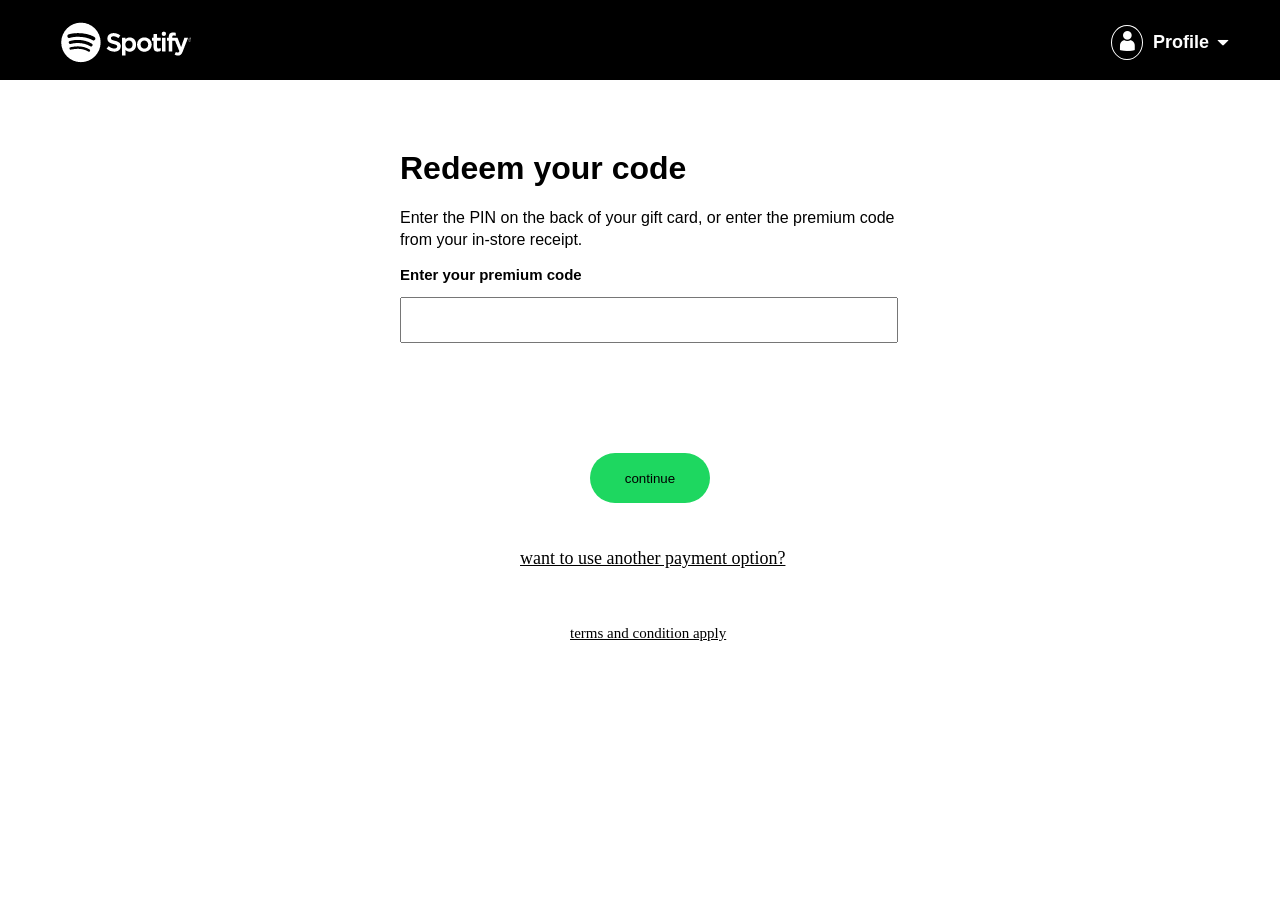
<file: redeem.html>
<!DOCTYPE html>
<html lang="en">
<head>
    <meta charset="UTF-8">
    <meta http-equiv="X-UA-Compatible" content="IE=edge">
    <meta name="viewport" content="width=device-width, initial-scale=1.0">
    <link rel="stylesheet" href="reedem.css">
    <link rel="stylesheet" href="icofont/icofont.min.css">
    <title>Reedem</title>
</head>
<body>
    <div class="rising">
        <nav>
       <a  class="rad" href="#"><img class="white" src="white logo.png" alt=""></a>
        <div class="nepa">
           <div class="going">
             <a class="ole" href="#">
                <i class="icofont-user oiu"></i>
                <h4 class="animal">Profile</h4>
                <i class="icofont-caret-down all"></i>
             </a>
           </div>
        </div>
    </nav>
    <div>
       <div class="mane">
           <div class="section">
             <h1 class="hicode">Redeem your code</h1>
             <p class="dara">Enter the PIN on the back of your gift card, 
               or enter the premium code from your in-store receipt.
            </p>
            <h5 class="promo">Enter your premium code</h5>
            <input class="lonp" type="text">
            <button class="kosi">continue</button>
            <p class="wool"><a class="pro" href="#">want to use another payment option?</a></p>
            <p class="wool2"><a class="pro" href="#">terms and condition apply</a></p>

           </div>
     </div>
    </body>
</html>
</file>
<file: apps.css>
*{
    margin: 0px;
}
.rising{
    background-color: rgb(25,37,59);
}
nav{
    display: flex;
    background-color: black;
    padding: 10px 0px;
    height: 60px;
    justify-items: center;
    /* height: 75px; */
}
.rad{
    padding-top: 10px;
}
.white{
    padding-left: 60px;
}
li{
    display:inline;
    font-family: Arial, Helvetica, sans-serif;
    font-weight: 700;
    padding-right: 30px;
}
li a{
    text-decoration: none;
    color: white;
}
li:hover a{
    color: lightgreen;
}
ul{
    border-right: 2px solid white;
    margin-left: 500px;
    margin-top: 24px;
    height: fit-content;
}
.nepa{
    margin-left: 40px;
    /* align-content: center; */
}
.animal{
   margin-top: 22px;
   padding-left: 10px;
   color: white;
}
.going:hover .ole{
  color: green;
}
.all{
    color: white;
    padding-top: 24px;
    padding-left: 5px;
}
.oiu{
font-size: 20px;
margin-top: 15px;
height: 23px;
padding: 5px;
color: white;
border: 1px solid white;
border-radius: 100%;
}
.ole{
    display: flex;
    text-decoration: none;
    font-family: Arial, Helvetica, sans-serif;
    font-weight: 700;
    font-size: 18px;
}
.mane{
    background-color:white;
    margin-left:60px;
    margin-right:60px;
    display: flex;
}
.ler{
    margin-left: 0px;
    width: 290px;
    height: 120vh;
    background-color: rgb(27, 27, 27);
}
.obe{
    margin-left: 100px;
    margin-top: 35px;
}
.see{
    color: white;
    margin-top: 20px;
    border: 1px solid rgba(39,39,39);
    height: 55px;
    align-items: center;
    display: flex;
}
.see:hover{
    border-left: 5px solid rgb(30,215,96);
}
.see:focus-within a{
    color: white;
}
.see2{
    color: white;
    border: 1px solid rgba(39,39,39);
    height: 55px;
    align-items: center;
    display: flex;  
}.see2:hover{
    border-left: 5px solid  rgb(30,215,96);
}
orin{
    font-size: 20px;
    padding-left: 30px;
}
.week{
    font-family: Arial, Helvetica, sans-serif;
    font-weight: 600;
    font-size: 15px;
    padding-left: 30px;
}
.week a{
    text-decoration: none;
    color: rgb(130,148,150);
}
.week:hover a{
    color: grey;
} 
.orin{
    font-size: 20px;
    padding-left: 30px;
}

.section{
    margin-left: 50px;
    margin-right: 50px;
}
.hard{
    font-size: 50px;
    font-family: Arial, Helvetica, sans-serif;
    margin-top:50px ;
}
.had{
    font-size: 20px;
    font-family: Arial, Helvetica, sans-serif;
    font-weight: 600;
    margin-top: 20px;
}
.had2{
    font-size: 20px;
    font-family: Arial, Helvetica, sans-serif;
    font-weight: 600;
    margin-top: 60px;  
}
.hard{
    font-size: 50px;
    font-family: Arial, Helvetica, sans-serif;
    margin-top:50px ;
}
.airtel{
    font-size: 18px;
    margin-top: 30px;
    font-family: sans-serif;
    line-height: 25px;
}
.last{
    height: 80vh;
    /* display: flex; */
    width: 100%;
    background-color: black;
    color: white;
    position: relative;
}
.last img{
    width: 150px;
    height: 60px;
    padding: 80px;
}
.gbagbe{
    font-family: Arial, Helvetica, sans-serif;
    font-size: 17px;
    padding-top: 90px;
}
.gbagbe a{
    text-decoration: none;
    color: rgb(130,148,150);
}
.gbagbe:hover a{
    color: rgb(30,215,96);
}
.winner{
    margin-left: 40px;
    line-height: 50px;
}
.winner2{
    margin-left: 90px;
    line-height: 50px;
}
.elebu{
    font-family: Arial, Helvetica, sans-serif;
    font-size: 14px;
}
.elebu a{
    text-decoration: none;
    color: white;
}
.elebu:hover a{ 
    color: rgb(30,215,96);
}
.aba{
    font-size: 30px;
}
.nobody{
    width: 60px;
    height: 60px;
    border-radius: 100%;
    background-color: rgb(34,35,38);
    color:white;
    margin-left:160px;
    margin-top: 100px;
}
.futa{
    display: flex;
}
.nobody:hover .aba{
    color: rgb(30,215,96);
}
.nobody2{
    width: 60px;
    height: 60px;
    border-radius: 100%;
    background-color: rgb(34,35,38);
    color:white;
    margin-top: 100px;
    margin-left: 13px;
}
.nobody2:hover .aba{
    color: rgb(30,215,96);
}
.nobody3{
    width: 60px;
    height: 60px;
    border-radius: 100%;
    background-color: rgb(34,35,38);
    color:white;
    margin-top: 100px;
    margin-left: 13px;
}
.fela{
    display: flex;
}
.nobody3:hover .aba{
    color: rgb(30,215,96);
}
.name{
    margin-left: 80px;
    margin-top: 85px;
    font-size: 12px;
    font-family: Arial, Helvetica, sans-serif;
    
}
.name span{
    padding-left: 25px;
    font-weight: 600;
}
span a{
    text-decoration: none;
    color: rgb(145,148,150);
}
span:hover  a{
    color:rgb(30,215,96);   
}
.dodo{
    margin-top: 50px;
}
.iya{
    margin-left: 570px;
    margin-top: 400px;
    font-size: 12px;
    font-family: Arial, Helvetica, sans-serif;  
}
.iya a{
    padding-left: 25px;
    font-weight: 600;
    margin-top: 500px;
}
.low{
    padding-left: 550px;
    font-size: 13px;
    padding-top: 10px;
    color: rgb(145,148,150);
}
</file>
<file: changepassword.css>
*{
    margin: 0px;
}
.rising{
    background-color: rgb(25,37,59);
}
nav{
    display: flex;
    background-color: black;
    padding: 10px 0px;
    height: 60px;
    justify-items: center;
    /* height: 75px; */
}
.rad{
    padding-top: 10px;
}
.white{
    padding-left: 60px;
}
li{
    display:inline;
    font-family: Arial, Helvetica, sans-serif;
    font-weight: 700;
    padding-right: 30px;
}
li a{
    text-decoration: none;
    color: white;
}
li:hover a{
    color: lightgreen;
}
ul{
    border-right: 2px solid white;
    margin-left: 500px;
    margin-top: 24px;
    height: fit-content;
}
.nepa{
    margin-left: 40px;
    /* align-content: center; */
}
.animal{
   margin-top: 22px;
   padding-left: 10px;
   color: white;
}
.going:hover .ole{
  color: green;
}
.all{
    color: white;
    padding-top: 24px;
    padding-left: 5px;
}
.oiu{
font-size: 20px;
margin-top: 15px;
height: 23px;
padding: 5px;
color: white;
border: 1px solid white;
border-radius: 100%;
}
.ole{
    display: flex;
    text-decoration: none;
    font-family: Arial, Helvetica, sans-serif;
    font-weight: 700;
    font-size: 18px;
}
.mane{
    background-color:white;
    margin-left:60px;
    margin-right:60px;
    display: flex;
}
.ler{
    margin-left: 0px;
    width: 290px;
    height: 120vh;
    background-color: rgb(27, 27, 27);
}
.obe{
    margin-left: 100px;
    margin-top: 35px;
}
.see{
    color: white;
    margin-top: 20px;
    border: 1px solid rgba(39,39,39);
    height: 55px;
    align-items: center;
    display: flex;
}
.see:hover{
    border-left: 5px solid rgb(30,215,96);
}
.see:focus-within a{
    color: white;
}
.see2{
    color: white;
    border: 1px solid rgba(39,39,39);
    height: 55px;
    align-items: center;
    display: flex;  
}.see2:hover{
    border-left: 5px solid  rgb(30,215,96);
}
orin{
    font-size: 20px;
    padding-left: 30px;
}
.week{
    font-family: Arial, Helvetica, sans-serif;
    font-weight: 600;
    font-size: 15px;
    padding-left: 30px;
}
.week a{
    text-decoration: none;
    color: rgb(130,148,150);
}
.week:hover a{
    color: grey;
} 
.orin{
    font-size: 20px;
    padding-left: 30px;
}

.section{
    margin-left: 50px;
    margin-right: 50px;
}
.hard{
    font-size: 50px;
    font-family: Arial, Helvetica, sans-serif;
    margin-top:50px ;
}
.had{
    font-size: 20px;
    font-family: Arial, Helvetica, sans-serif;
    font-weight: 600;
    margin-top: 20px;
}
.had2{
    font-size: 20px;
    font-family: Arial, Helvetica, sans-serif;
    font-weight: 600;
    margin-top: 60px;  
}
.hard{
    font-size: 50px;
    font-family: Arial, Helvetica, sans-serif;
    margin-top:50px ;
}
.sade{
    font-size:14px;
    font-family: Arial, Helvetica, sans-serif;
    margin-top:25px;
    font-weight: 700;
}
.gbope{
    height: 45px;
    width:800px;
    padding-left: 15px;
    font-family: Arial, Helvetica, sans-serif;
    font-size: 20px;
    font-weight: 400;
    color: black;
    margin-top: 20px;
    border: 1px solid rgb(79,79,79,0.7);
    border-radius: 5px;    
    /* outline: 2px solid black; */
}
.break{
    margin-top: 45px;
    margin-left: 560px;
    font-size: 19px;
    align-items: center;
}
.break a{
    text-decoration: none;
    color: rgb(145,148,150);
}
.break:hover a{
    color: rgb(30,215,96);
}

.momo{
    width: 170px;
    height: 49px;
    border-radius: 20px;
    background-color: rgb(30,215,96);
    color: black;
    margin-left: 25px;
    border: none;
    font-family: Arial, Helvetica, sans-serif;
    font-size: 15px;
    font-weight: 700;
    margin-top: 35px;
}
.momo a{
    text-decoration: none;
    color: black;
}
.momo:hover{
    scale: 1.05;

}
.science{
    display: flex;
}


.last{
    height: 80vh;
    /* display: flex; */
    width: 100%;
    background-color: black;
    color: white;
    position: relative;
}
.last img{
    width: 150px;
    height: 60px;
    padding: 80px;
}
.gbagbe{
    font-family: Arial, Helvetica, sans-serif;
    font-size: 17px;
    padding-top: 90px;
}
.gbagbe a{
    text-decoration: none;
    color: rgb(130,148,150);
}
.gbagbe:hover a{
    color: rgb(30,215,96);
}
.winner{
    margin-left: 40px;
    line-height: 50px;
}
.winner2{
    margin-left: 90px;
    line-height: 50px;
}
.elebu{
    font-family: Arial, Helvetica, sans-serif;
    font-size: 14px;
}
.elebu a{
    text-decoration: none;
    color: white;
}
.elebu:hover a{ 
    color: rgb(30,215,96);
}
.aba{
    font-size: 30px;
}
.nobody{
    width: 60px;
    height: 60px;
    border-radius: 100%;
    background-color: rgb(34,35,38);
    color:white;
    margin-left:160px;
    margin-top: 100px;
}
.futa{
    display: flex;
}
.nobody:hover .aba{
    color: rgb(30,215,96);
}
.nobody2{
    width: 60px;
    height: 60px;
    border-radius: 100%;
    background-color: rgb(34,35,38);
    color:white;
    margin-top: 100px;
    margin-left: 13px;
}
.nobody2:hover .aba{
    color: rgb(30,215,96);
}
.nobody3{
    width: 60px;
    height: 60px;
    border-radius: 100%;
    background-color: rgb(34,35,38);
    color:white;
    margin-top: 100px;
    margin-left: 13px;
}
.fela{
    display: flex;
}
.nobody3:hover .aba{
    color: rgb(30,215,96);
}
.name{
    margin-left: 80px;
    margin-top: 85px;
    font-size: 12px;
    font-family: Arial, Helvetica, sans-serif;
    
}
.name span{
    padding-left: 25px;
    font-weight: 600;
}
span a{
    text-decoration: none;
    color: rgb(145,148,150);
}
span:hover  a{
    color:rgb(30,215,96);   
}
.dodo{
    margin-top: 50px;
}
.iya{
    margin-left: 570px;
    margin-top: 400px;
    font-size: 12px;
    font-family: Arial, Helvetica, sans-serif;  
}
.iya a{
    padding-left: 25px;
    font-weight: 600;
    margin-top: 500px;
}
.low{
    padding-left: 550px;
    font-size: 13px;
    padding-top: 10px;
    color: rgb(145,148,150);
}
</file>
<file: editprofile.css>
*{
    margin: 0px;
}
.rising{
    background-color: rgb(25,37,59);
}
nav{
    display: flex;
    background-color: black;
    padding: 10px 0px;
    height: 60px;
    justify-items: center;
    /* height: 75px; */
}
.rad{
    padding-top: 10px;
}
.white{
    padding-left: 60px;
}
li{
    display:inline;
    font-family: Arial, Helvetica, sans-serif;
    font-weight: 700;
    padding-right: 30px;
}
li a{
    text-decoration: none;
    color: white;
}
li:hover a{
    color: lightgreen;
}
ul{
    border-right: 2px solid white;
    margin-left: 500px;
    margin-top: 24px;
    height: fit-content;
}
.nepa{
    margin-left: 40px;
    /* align-content: center; */
}
.animal{
   margin-top: 22px;
   padding-left: 10px;
   color: white;
}
.going:hover .ole{
  color: green;
}
.all{
    color: white;
    padding-top: 24px;
    padding-left: 5px;
}
.oiu{
font-size: 20px;
margin-top: 15px;
height: 23px;
padding: 5px;
color: white;
border: 1px solid white;
border-radius: 100%;
}
.ole{
    display: flex;
    text-decoration: none;
    font-family: Arial, Helvetica, sans-serif;
    font-weight: 700;
    font-size: 18px;
}
.mane{
    background-color:white;
    margin-left:60px;
    margin-right:60px;
    height: 830px;
    display: flex;
}
.ler{
    margin-left: 0px;
    width: 290px;
    height: 130vh;
    background-color: rgb(27, 27, 27);
}
.obe{
    margin-left: 100px;
    margin-top: 35px;
}
.see{
    color: white;
    margin-top: 20px;
    border: 1px solid rgba(39,39,39);
    height: 55px;
    align-items: center;
    display: flex;
}
.see:hover{
    border-left: 5px solid rgb(30,215,96);
}
.see:focus-within a{
    color: white;
}
.see2{
    color: white;
    border: 1px solid rgba(39,39,39);
    height: 55px;
    align-items: center;
    display: flex;  
}.see2:hover{
    border-left: 5px solid  rgb(30,215,96);
}
.orin{
    font-size: 20px;
    padding-left: 30px;
}
.week{
    font-family: Arial, Helvetica, sans-serif;
    font-weight: 600;
    font-size: 15px;
    padding-left: 30px;
}
.week a{
    text-decoration: none;
    color: rgb(130,148,150);
}
.week:hover a{
    color: grey;
} 
.orin{
    font-size: 20px;
    padding-left: 30px;
}

.section{
    margin-left: 50px;
    margin-right: 50px;
}
.hard{
    font-size: 50px;
    font-family: Arial, Helvetica, sans-serif;
    margin-top:50px ;
}
.had{
    font-size: 20px;
    font-family: Arial, Helvetica, sans-serif;
    font-weight: 600;
    margin-top: 20px;
}
.had2{
    font-size: 20px;
    font-family: Arial, Helvetica, sans-serif;
    font-weight: 600;
    margin-top: 60px;  
}
/* blackhole */
.last{
    height: 80vh;
    /* display: flex; */
    width: 100%;
    background-color: black;
    color: white;
    position: relative;
}
.last img{
    width: 150px;
    height: 60px;
    padding: 80px;
}
.gbagbe{
    font-family: Arial, Helvetica, sans-serif;
    font-size: 17px;
    padding-top: 90px;
}
.gbagbe a{
    text-decoration: none;
    color: rgb(130,148,150);
}
.gbagbe:hover a{
    color: rgb(30,215,96);
}
.winner{
    margin-left: 40px;
    line-height: 50px;
}
.winner2{
    margin-left: 90px;
    line-height: 50px;
}
.elebu{
    font-family: Arial, Helvetica, sans-serif;
    font-size: 14px;
}
.elebu a{
    text-decoration: none;
    color: white;
}
.elebu:hover a{ 
    color: rgb(30,215,96);
}
.aba{
    font-size: 30px;
}
.nobody{
    width: 60px;
    height: 60px;
    border-radius: 100%;
    background-color: rgb(34,35,38);
    color:white;
    margin-left:160px;
    margin-top: 100px;
}
.futa{
    display: flex;
}
.nobody:hover .aba{
    color: rgb(30,215,96);
}
.nobody2{
    width: 60px;
    height: 60px;
    border-radius: 100%;
    background-color: rgb(34,35,38);
    color:white;
    margin-top: 100px;
    margin-left: 13px;
}
.nobody2:hover .aba{
    color: rgb(30,215,96);
}
.nobody3{
    width: 60px;
    height: 60px;
    border-radius: 100%;
    background-color: rgb(34,35,38);
    color:white;
    margin-top: 100px;
    margin-left: 13px;
}
.fela{
    display: flex;
}
.nobody3:hover .aba{
    color: rgb(30,215,96);
}
.name{
    margin-left: 80px;
    margin-top: 85px;
    font-size: 12px;
    font-family: Arial, Helvetica, sans-serif;
    
}
.name span{
    padding-left: 25px;
    font-weight: 600;
}
span a{
    text-decoration: none;
    color: rgb(145,148,150);
}
span:hover  a{
    color:rgb(30,215,96);   
}
.dodo{
    margin-top: 50px;
}
.iya{
    margin-left: 570px;
    margin-top: 400px;
    font-size: 12px;
    font-family: Arial, Helvetica, sans-serif;  
}
.iya a{
    padding-left: 25px;
    font-weight: 600;
    margin-top: 500px;
}
.low{
    padding-left: 550px;
    font-size: 13px;
    padding-top: 10px;
    color: rgb(145,148,150);
}
.hard{
    font-size: 50px;
    font-family: Arial, Helvetica, sans-serif;
    margin-top:50px ;
}
.sade{
    font-size:14px;
    font-family: Arial, Helvetica, sans-serif;
    margin-top:25px;
    font-weight: 700;
}
.gbope{
    height: 45px;
    width:800px;
    padding-left: 15px;
    font-family: Arial, Helvetica, sans-serif;
    font-size: 20px;
    font-weight: 400;
    color: black;
    margin-top: 20px;
    border: 1px solid rgb(79,79,79,0.7);
    border-radius: 5px;    
    /* outline: 2px solid black; */
}
.gbope2{
    height: 45px;
    width:810px;
    margin-top: 20px;
    border: 1px solid rgba(0,0,0,0.3);
    border-radius: 5px;
}
.atall{
    height: 50px;
    width:820px;
    font-size: 15px;
    font-weight: 550;
    margin-top: 20px;
    border-radius: 5px;
    font-family: Arial, Helvetica, sans-serif;
    outline: 1px solid rgba(79,79,79,0.1);
}
.oju{
    height: 43px;
    margin-top: 17px;
    width: 220px;
    font-size: 20px;
    padding-left: 15px;
    font-weight: 400;
    font-family: Arial, Helvetica, sans-serif;
    border: 1px solid rgb(79,79,79,0.7);
    border-radius: 5px;
}
.oju2{
    height: 43px;
    margin-top: 17px;
    width: 220px;
    font-size: 20px;
    margin-left: 10px;
    padding-left: 15px;
    font-weight: 400;
    font-family: Arial, Helvetica, sans-serif;
    border: 1px solid rgb(79,79,79,0.7);
    border-radius: 5px;
}
.mind{
    margin-top: 30px;
    display: flex;
    border-bottom: 1px solid rgb(79,79,79,0.7);
    padding-bottom: 25px;
}
.yoyo{
    font-size: 16px;
    margin-left: 10px;
}
.ele:focus{
    color: rgb(30,215,96);
}
.break{
    margin-top: 55px;
    margin-left: 560px;
    font-size: 19px;
    align-items: center;
}
.break a{
    text-decoration: none;
    color: rgb(145,148,150);
}
.break:hover a{
    color: rgb(30,215,96);
}
.momo{
    width: 140px;
    height: 45px;
    border-radius: 20px;
    background-color: rgb(30,215,96);
    color: black;
    margin-left: 15px;
    border: none;
    font-family: Arial, Helvetica, sans-serif;
    font-size: 17px;
    font-weight: 700;
    margin-top: 45px;
}
.momo a{
    text-decoration: none;
    color: black;
}
.momo:hover{
    scale: 1.05;

}
.science{
    display: flex;
}
.kere{
    height: 48px;
    margin-top: 19px;
    width: 120px;
    border-radius: 5px;
    margin-left: 12px;
}
</file>
<file: investors.css>
*{
    margin-top: 0px;
    margin-bottom: 0;
}
main{
    background-color: rgb(46,73,183);
    background-image:linear-gradient(rgb(46,73,183), rgb(74,143,128),rgb(74,142,128));
    height: 123vh;
    
}
.photo{
    margin-left: 50px;font-family: 'Poppins', sans-serif;


    /* margin-top: 20px; */
    height: 38px;
}
nav{
    display: flex;
    height: 75px;
    align-items: center;
    /* justify-content: space-between; */
}
ul{
    margin-left: 220px;
    font-size: 15px;
    
}
li{
    display: inline-block;
    text-decoration: none;
    padding-left:40px;
    color: white;
    position: relative;
    

}
.elohim{
    padding-left: 40px;
    color: white;
}
.aha{
    background-color: rgb(48,78,180);

    border: none;
    color: white;
    height: 58px;
}
.ref{
    color: white;
    text-decoration: none;
}
.lever{
    background-color: white;
    height: 100px;
    padding-top: 5px;
    border-radius: 10px;
    color: black;
    position: absolute;
    left: 5;
    width: 200px;
    display: none;
    box-shadow: 5px 10px 30px solid black;
}
.lever h3{
    font-family: 'Courier New', Courier, monospace;
    font-size: 15px;
    padding-left: 25px;
    padding-top: 10px;
}
.lever h3 a{
    text-decoration: none;
    color: black;
}
.lever h3:hover a{
    color: blue;
    text-decoration: underline;
}
.lever2{
    background-color: white;
    height: 140px;
    padding-top: 5px;
    border-radius: 10px;
    color: black;
    position: absolute;
    left: 5;
    width: 200px;
    display: none;
}
.lever2 h3{
    font-family: 'Courier New', Courier, monospace;
    font-size: 13px;
    padding-left: 25px;
    padding-top: 10px;
}
.lever2 h3 a{
    text-decoration: none;
    color: black;
}
.lever2 h3:hover a{
    color: blue;
    text-decoration: underline;
}
.lever3{
    background-color: white;
    height: 160px;
    padding-top: 5px;
    border-radius: 10px;
    color: black;
    position: absolute;
    left: 5;
    width: 200px;
    display: none;
}
.lever3 h3{
    font-family: 'Courier New', Courier, monospace;
    font-size: 13px;
    padding-left: 25px;
    padding-top: 10px;
}
.lever3 h3 a{
    text-decoration: none;
    color: black;
}
.lever3 h3:hover a{
    color: blue;
    text-decoration: underline;
}
.lever4{
    background-color: white;
    height: 60px;
    color: black;
    padding-top: 5px;
    border-radius: 10px;
    position: absolute;
    left: 5;
    width: 160px;
    display: none;
}
.lever4 h3{
    font-family: 'Courier New', Courier, monospace;
    font-size: 13px;
    padding-left: 25px;
    padding-top: 10px;
}
.lever4 h3 a{
    text-decoration: none;
    color: black;
}
.lever4 h3:hover a{
    color: blue;
    text-decoration: underline;
}
.lever5{
    background-color: white;
    height: 60px;
    color: black;
    padding-top: 5px;
    border-radius: 10px;
    position: absolute;
    left: 5;
    width: 150px;
    display: none;
}
.lever5 h3{
    font-family: 'Courier New', Courier, monospace;
    font-size: 13px;
    padding-left: 20px;
    padding-top: 10px;
}
.lever5 h3 a{
    text-decoration: none;
    color: black;
}
.lever5 h3:hover a{
    color: blue;
    text-decoration: underline;
}
.lever6{
    background-color: white;
    height: 80px;
    color: black;
    border-radius: 10px;
    position: absolute;
    left: 5;
    width: 165px;
    display: none;
}
.lever6 h3{
    font-family: 'Courier New', Courier, monospace;
    font-size: 13px;
    /* padding-left: 25px; */
    padding-top: 10px;
}
.lever6 h3 a{
    text-decoration: none;
    color: black;
}
.lever6 h3:hover a{
    color: blue;
    text-decoration: underline;
}
i button{
    position: absolute;
    right: 35px;
    top: 50px;
    display: none;
}
i:hover button{
    display: block;
}
li:hover .lever{
    display: block;
    /* text-decoration: underline; */
}
li:hover .lever2{
    display: block;
}
li:hover .lever3{
    display: block;
}
li:hover .lever4{
    display: block;
}
li:hover .lever5{
    display: block;
}
li:hover .lever6{
    display: block;
}
li:hover .ref{
    text-decoration: underline;
}
.change{
    margin-top: 60px;
    margin-left: 50px;
}
.girls{
    margin-top: 45px;
    margin-left: 50px;
    /* background-color: red; */
    
}
.main{
 display: flex;   
}
.ops{
    font-size: 85px;
    margin-top: 30px;
    color: white;
    /* background-color: green; */
    /* padding-bottom: 30px; */
}
.police{
    color: white;
    font-size: 22px;
    margin-bottom:30px;
    /* background-color: aqua; */
}       
.flex{
    display: flex;
    justify-content: space-between;
    height: 50px;
    margin-top: 60px;
    border-bottom: 1px solid white;
    border-top: 1px solid white;
    padding-left: 40px;
    padding-top: 19px;
    padding-right: 60px;
}
.first{
    color: white;
    font-size: 22px;
    font-weight: 700;
}
.second{
    color:white;
    font-weight: 100;
    text-decoration: none;
}
.mon{
    width: 100%;
    height: 200px;
    display: flex;
    border-bottom: 1px solid white;
    /* background-color: rgb(74,142,128); */
}
.more{
    width: 300px;
    padding:20px 35px;
    border-right: 1px solid white;
    color: white;
    font-size: 40px;
    font-weight: 700;
    font-family: Helvetica, sans-serif;
}
.more2{
    width: 290px;
    padding:20px 35px;
    color: white;
    font-size: 40px;
    font-weight: 700;
    font-family: Helvetica, sans-serif;
}
.coke{
    margin-left: 10px;
    margin-top: 15px;
    width:160px;
    border-radius: 15px;
    border: 1px solid white;
    height: 45px;
    background-color: rgb(74,142,128);
}
.omo{
    color: white;
    text-decoration: none;
}
.coke:hover {
    background-color: white;
}
.coke:hover a{
    color: black;
}
h3{
    padding-left: 15px;
    /* padding-top: 10px; */
}
.baba{
    padding-top: 10px;
}
.back{
    height: 90vh;
    padding-left: 50px;
    position: sticky;
    top: 10px;
    background-color: white;
    background-image: linear-gradient(#ffff , rgb(225,215,254),
     rgb(186,163,252),
     rgb(180,184,251),
      rgb(87,30,247));
 }
.empty{
    height: 120px;
}
.ode{
    font-weight: 600;
    font-size: 80px;
}
.olu{
    margin-top:25px;
}
.dot{
    padding-top: 25px;
}
.tobi {
    margin-top: 20px;
    font-size: 13px;
    font-weight: 700;
    font-family: 'Courier New', Courier, monospace;
}
.tobi a{
    text-decoration: none;
    color:black;
}
h4 button{
    margin-top: 10px;
    border: none;
    background-color:rgb(225,215,254);
}
.load{
    width: 170px;
    height: 50px;
    border-radius: 25px;
    position: sticky;
    left: 700px;
    top: 100px;
    background-color: black;
    font-weight: 800;
    font-family: sans-serif;
    color: white;
}
.maa{
    padding-left: 50px;
    height: 90vh;
    background-image: linear-gradient(#FFFF,rgb(184,212,205),
    rgb(140,185,172),rgb(116,170,154),rgb(79,148,248));
}
.maa h2{
    font-size: 80px;
}
.edy{
    font-size: 60px;
    padding-left: 53px;
}
.edy p{
    font-size: 13px;
    padding-top: 10px;
}
.edy .tobi a{
    font-size: 13px;
    font-family: 'Courier New', Courier, monospace;
}
</file>
<file: jobs.css>
*{
    margin-top: 0;
    margin-bottom: 0;
}
.opi{
    background-image: url(fresh_gal-removebg-preview.png);
    background-repeat: no-repeat;
    background-size: 1200px;
    background-position: top;
    background-attachment: fixed;
    background-color: #de3a30;
    height: 100vh;
    /* position: fixed; */
}
.parallax {
    /* The image used */
    background-color: white;
  
    /* Set a specific height */
    min-height: 500px;
  
    /* Create the parallax scrolling effect */
    background-attachment: fixed;
    background-position: center;
    background-repeat: no-repeat;
    background-size: cover;
  }
nav{
    display: flex;
    align-items: center;
    padding-left: 10px;
    padding-top: 10px;
    padding-right: 17px;
    /* justify-content: space-between; */
}
li{
    display: inline;
    font-family: Cambria, Cochin, Georgia, Times, 'Times New Roman', serif;
    font-size: 20px;
}
li a{
    text-decoration: none;
    color:white;
}
ul{
    padding-left: 100px;
}
ul li{
    padding-left: 38px;
}
.me{
border: none;
background-color: rgb(217,48,41);
color: white;
font-size: 20px;
font-family: Cambria, Cochin, Georgia, Times, 'Times New Roman', serif;
margin-left: 150px;
}
a img{
    text-decoration: none;
    color: white;
}
button a{
    text-decoration: none;
    color: white;
}
.stevo{
    /* width: 100%; */
    height: 100vh;
    margin-top: 40px;
    /* background-color: white; */
    margin-left: 55px;
}
.stevo p{
    color: white;
    font-size: 30px;
}
.stevo h1{
    padding-top: 10px;
    font-size: 70px;
    font-weight: 400px;
    color: white;
}
.dij{
    background-color: black;
    border-radius: 30px;
    width: 150px;
    height: 60px;
    margin-top: 30px;
}
.dij a{
    text-decoration: none;
    color: white;
    padding-top: 10px;
    font-size: 19px;
}
.levr{
    width: fit-content;
    height: 60px;
    /* margin-top: 170px; */
    display: flex;
    position: absolute;
    top: 560px;
    left:75px;
    background-color: rgb(217,48,41);
    border-radius: 30px;
    /* background-color: white; */
    border: 1px solid rgb(217,48,41);
}
.levr:focus-within{
    background-color: white;
    border: 1px solid black;
}
.levr:focus-within input{
    background-color: white;
    /* color: white; */
}
.levr:focus-within i{
    color: black;
}

.levr:focus-within button{
    border: 1px solid black;
}
.levr input :focus-within ::placeholder{
    color: white;
}
.levr i{
    padding-left: 10px;
    padding-top: 18px;
    font-size: 20px;
    color: white;
    padding-right: 10px;
}
.levr input{
    width: 1050px;
    height: 55px; 
     font-size: 25px;
     /* color: white; */
    background-color: rgb(217,48,41);
    outline: none;
    border: none;
}
.levr input ::placeholder{
  
   
    font-family: sans-serif;

}
.levr button{
    width: 50px;
    height:50px;
    border-radius: 100%;
    padding-right: 20px;
    margin-right: 5px;
    margin-top: 5px;
    font-size: 20px;
    border: none;
    background-color: white;
    
}
.set{
    display: flex;
    align-items: center;
    padding-top: 20px;
    padding-left: 30px;
}
.set button{
    width: 40px;
    height: 40px;
    font-size: 20px;
    border: 1px solid rgba(0,0,0,0.8);
    border-radius: 100%;
}
.set h2{
    font-weight: 100px;
    font-size: 30px;
    color: rgba(0,0,0,0.8);
    padding-left: 20px;

}
.lew{
    padding-left: 85px;
    padding-top: 60px;
}
.love{
    display: flex;
    position: relative;
}
.display{
    /* width:50%; */
    /* height: 80px; */
}
.div{
   height: fit-content;  
   padding-top:30px ;
   z-index: 1;
}
.daru{
    width: 300px;
    height: 80px;
    /* border-radius: 30px; */
    padding: 10px;
    
    margin-left: 200px;
    margin-top: 20px;
    background-color:pink;
    
}
.daru2{
  width: 300px;
  height: 80px;
  /* border-radius: 30px; */
  padding: 10px;
  margin-top: 30px;
  /* padding-top: 20px; */
  margin-left: 300px;
  background-color:pink;
}
.ticket{
    z-index: 1;
    display: flex;
    /* margin-left: 20px; */
}
.ticket h3{
    font-size: 50px;
}
.kid{
    margin-left: 70px;
    margin-top: 140px;
}
.kid p{
 font-size: 25px;
 padding-top: 20px;
 word-spacing: 3px;
 line-height: 30px;
}
.baller{
    background-color: black;
    border-radius: 30px;
    width: 150px;
    color: white;
    height: 60px;
    margin-top: 30px;

}
.baller a{
    text-decoration: none;
    color: white;
}
.loki{
    display: flex;
    /* width: 200%; */
    overflow-x: scroll;
}
.baby{
    height: 450px;
    width: 380px;
    margin-top: 70px;
    border-radius:30px;
    background-color: blue;
    border: 2px solid white;
    
}
 .sabinus{
    margin-left: 70px;
    font-size: 27px;
    color: white;
    padding-top: 25px;
}
.sabinus1{
    margin-left:70px;
    font-size: 27px;
    color: white;
    padding-top: 10px;
}
.sabinus2{
    margin-left: 35px;
    font-size: 27px;
    padding-top: 10px;
    color: rgb(106,119,124);
}
.new{
    margin-left: 140px;
    margin-top: 200px;
    color:white;
    font-size: 16px;
    font-family: sans-serif;
}
.oli{
    margin-left: 520px;
    font-size: 50px;
}
.organise{
    height: 45px;
    width: 80px;
    border-radius: 20px;
    background-color:blue;
    color: white;
    margin-top: 30px;
    margin-left: 110px;
}
.tolu{
    /* margin-left: 500px; */
    margin-top: 150px;
    height: 300px;
    position: relative;
}
.tolu p{
    padding-top: 30px;
    font-size: 22px;
    word-spacing: 6px;
    margin-left: 450px;
}
.tolu h2{
    margin-left: 450px;
    font-size: 40px;
    word-spacing: 14px;
}
.ada{
    width: 200px;
    height: 50px;
    color: white;
    background-color: black;
    border-radius: 20px;
    margin-top: 30px;
    margin-left: 570px;
}
.hoe{
    position: absolute;
    left: 100px;
    top: 0px;
}
.hoe2{
    position: absolute;
    right: 130px;
    bottom: 0px;
    /* top: 100px; */
}
.fate{
    /* margin-top: 100px; */
}
.sport{
    height: 100vh;
}
</file>
<file: landingpage.css>
*{
    margin:0px;
}
main{
    display: flex;  
}
.bata{
    width: 340px;
    background-color: black;
    color: rgb(179,179,179);
    height: 90vh;
    padding-left: 20px;
    /* position: fixed; */
    display: block;
}
.bata img{
    margin-top: 20px;
}
i{
    font-size: 20px;
    padding-right: 10px;
}
i:hover{
    color: white;
}
.oba{
    margin-top: 30px;
    margin-left:5px;
    font-size: 14px;
    font-family:Helvetica, sans-serif;
    color: white;
}
.oba a{
    font-size: 16px;
    text-decoration: none;
    color: white;
}

.oba:hover {
    color: white;
}
.oba2{
 margin-top: 20px;
 margin-left: 5px;
}
.oba2 a{
    text-decoration: none;
    color: rgb(179,179,179);
}
.oba2:hover a{
    color: white;
} 
.never{
    height: 200vh;  
    background-color: aqua;

}
.ola{
    display: flex;
    background-color:black;
    height:60px;
}
ul{
    margin-left:330px;
}
li{
    display: inline;
    color: rgb(179,179,179);
}
.padi{
    color:rgb(179,179,179)
    
}
.sanu{
    height: 40px;
}
.lever{
    width: 100%;
    /* padding-top: 10px; */
    height: 10vh;
    color: white;
    position: fixed;
    background-image: linear-gradient( rgb(174,43,152),
    rgb(138,84,187),rgb(114,113,210),
    rgb(96,136,230),rgb(80,154,244));
}
.ile{
    padding-top: 10px;
    padding-left: 30px;
}
.ile2{
    padding-left: 30px;
    padding-top: 4px;
}
</file>
<file: notification.css>
*{
    margin: 0px;
}
.rising{
    background-color: rgb(25,37,59);
}
nav{
    display: flex;
    background-color: black;
    padding: 10px 0px;
    height: 60px;
    justify-items: center;
    /* height: 75px; */
}
.rad{
    padding-top: 10px;
}
.white{
    padding-left: 60px;
}
li{
    display:inline;
    font-family: Arial, Helvetica, sans-serif;
    font-weight: 700;
    padding-right: 30px;
}
li a{
    text-decoration: none;
    color: white;
}
li:hover a{
    color: lightgreen;
}
ul{
    border-right: 2px solid white;
    margin-left: 500px;
    margin-top: 24px;
    height: fit-content;
}
.nepa{
    margin-left: 40px;
    /* align-content: center; */
}
.animal{
   margin-top: 22px;
   padding-left: 10px;
   color: white;
}
.going:hover .ole{
  color: green;
}
.all{
    color: white;
    padding-top: 24px;
    padding-left: 5px;
}
.oiu{
font-size: 20px;
margin-top: 15px;
height: 23px;
padding: 5px;
color: white;
border: 1px solid white;
border-radius: 100%;
}
.ole{
    display: flex;
    text-decoration: none;
    font-family: Arial, Helvetica, sans-serif;
    font-weight: 700;
    font-size: 18px;
}
.mane{
    background-color:white;
    margin-left:60px;
    margin-right:60px;
    display: flex;
}
.ler{
    margin-left: 0px;
    width: 290px;
    height: 120vh;
    background-color: rgb(27, 27, 27);
}
.obe{
    margin-left: 100px;
    margin-top: 35px;
}
.see{
    color: white;
    margin-top: 20px;
    border: 1px solid rgba(39,39,39);
    height: 55px;
    align-items: center;
    display: flex;
}
.see:hover{
    border-left: 5px solid rgb(30,215,96);
}
.see:focus-within a{
    color: white;
}
.see2{
    color: white;
    border: 1px solid rgba(39,39,39);
    height: 55px;
    align-items: center;
    display: flex;  
}.see2:hover{
    border-left: 5px solid  rgb(30,215,96);
    overflow: hidden;
}
.orin{
    font-size: 20px;
    padding-left: 30px;
}
.week{
    font-family: Arial, Helvetica, sans-serif;
    font-weight: 600;
    font-size: 15px;
    padding-left: 30px;
}
.week a{
    text-decoration: none;
    color: rgb(130,148,150);
}
.week:hover a{
    color: grey;
}
.section{
    margin-left: 50px;
    margin-right: 50px;
    height: 120vh;
}
.hard{
    font-size: 50px;
    font-family: Arial, Helvetica, sans-serif;
    margin-top:50px ;
}
.had{
    font-size: 20px;
    font-family: Arial, Helvetica, sans-serif;
    font-weight: 600;
    margin-top: 20px;
}
.had2{
    font-size: 20px;
    font-family: Arial, Helvetica, sans-serif;
    font-weight: 600;
    margin-top: 60px;  
}
.hard{
    font-size: 50px;
    font-family: Arial, Helvetica, sans-serif;
    margin-top:50px ;
}
.ffo{
    margin-left: 650px;
}
.bata{
    padding-left: 30px;
    padding-top: 15px;
}
.move{
    margin-left: 645px;
    font-size: 20px;
}
.nnu{
    
}
.nioo{
    padding-left: 10px;
    font-weight: 500;
}
.diooo{
    display: flex;
    margin-top: 20px;
}
.bigii{
    font-size: 19px;
    font-weight: 500;
}
.call{
    margin-left: 267px;
}
.call2{
    margin-left: 50px;
}
.call1{
    margin-left: 373px;   
}
.call3{
    margin-left: 50px;
}
.cal{
    margin-left:333px ;
}
.live{
    margin-left:350px;
}
.cal2{
    margin-left: 50px;
}
.cal1{
    margin-left: 327px;
}
.cal3{
    margin-left: 50px;
}
/* .all{
    margin-left: 348px;
}
.all2{
    margin-left: 287px;
}
.all3{
    margin-left: 326px;
}
.all4{
    margin-left: 353px;
} */
.all5{
    /* margin-left: 293px; */
}
.last{
    height: 80vh;
    /* display: flex; */
    width: 100%;
    background-color: black;
    color: white;
    position: relative;
}
.last img{
    width: 150px;
    height: 60px;
    padding: 80px;
}
.gbagbe{
    font-family: Arial, Helvetica, sans-serif;
    font-size: 17px;
    padding-top: 90px;
}
.gbagbe a{
    text-decoration: none;
    color: rgb(130,148,150);
}
.gbagbe:hover a{
    color: rgb(30,215,96);
}
.winner{
    margin-left: 40px;
    line-height: 50px;
}
.winner2{
    margin-left: 90px;
    line-height: 50px;
}
.elebu{
    font-family: Arial, Helvetica, sans-serif;
    font-size: 14px;
}
.elebu a{
    text-decoration: none;
    color: white;
}
.elebu:hover a{ 
    color: rgb(30,215,96);
}
.aba{
    font-size: 30px;
}
.nobody{
    width: 60px;
    height: 60px;
    border-radius: 100%;
    background-color: rgb(34,35,38);
    color:white;
    margin-left:160px;
    margin-top: 100px;
}
.futa{
    display: flex;
}
.nobody:hover .aba{
    color: rgb(30,215,96);
}
.nobody2{
    width: 60px;
    height: 60px;
    border-radius: 100%;
    background-color: rgb(34,35,38);
    color:white;
    margin-top: 100px;
    margin-left: 13px;
}
.nobody2:hover .aba{
    color: rgb(30,215,96);
}
.nobody3{
    width: 60px;
    height: 60px;
    border-radius: 100%;
    background-color: rgb(34,35,38);
    color:white;
    margin-top: 100px;
    margin-left: 13px;
}
.fela{
    display: flex;
}
.nobody3:hover .aba{
    color: rgb(30,215,96);
}
.name{
    margin-left: 80px;
    margin-top: 85px;
    font-size: 12px;
    font-family: Arial, Helvetica, sans-serif;
    
}
.name span{
    padding-left: 25px;
    font-weight: 600;
}
span a{
    text-decoration: none;
    color: rgb(145,148,150);
}
span:hover  a{
    color:rgb(30,215,96);   
}
.dodo{
    margin-top: 50px;
}
.iya{
    margin-left: 570px;
    margin-top: 400px;
    font-size: 12px;
    font-family: Arial, Helvetica, sans-serif;  
}
.iya a{
    padding-left: 25px;
    font-weight: 600;
    margin-top: 500px;
}
.low{
    padding-left: 550px;
    font-size: 13px;
    padding-top: 10px;
    color: rgb(145,148,150);
}
</file>
<file: privacy setting.css>
*{
    margin: 0px;
}
.rising{
    background-color: rgb(25,37,59);
}
nav{
    display: flex;
    background-color: black;
    padding: 10px 0px;
    height: 60px;
    justify-items: center;
    /* height: 75px; */
}
.rad{
    padding-top: 10px;
}
.white{
    padding-left: 60px;
}
li{
    display:inline;
    font-family: Arial, Helvetica, sans-serif;
    font-weight: 700;
    padding-right: 30px;
}
li a{
    text-decoration: none;
    color: white;
}
li:hover a{
    color: lightgreen;
}
ul{
    border-right: 2px solid white;
    margin-left: 500px;
    margin-top: 24px;
    height: fit-content;
}
.nepa{
    margin-left: 40px;
    /* align-content: center; */
}
.animal{
   margin-top: 22px;
   padding-left: 10px;
   color: white;
}
.going:hover .ole{
  color: green;
}
.all{
    color: white;
    padding-top: 24px;
    padding-left: 5px;
}
.oiu{
font-size: 20px;
margin-top: 15px;
height: 23px;
padding: 5px;
color: white;
border: 1px solid white;
border-radius: 100%;
}
.ole{
    display: flex;
    text-decoration: none;
    font-family: Arial, Helvetica, sans-serif;
    font-weight: 700;
    font-size: 18px;
}
.mane{
    background-color:white;
    margin-left:60px;
    margin-right:60px;
    display: flex;
}
.ler{
    margin-left: 0px;
    width: 290px;
    height: 120vh;
    background-color: rgb(27, 27, 27);
}
.obe{
    margin-left: 100px;
    margin-top: 35px;
}
.see{
    color: white;
    margin-top: 20px;
    border: 1px solid rgba(39,39,39);
    height: 55px;
    align-items: center;
    display: flex;
}
.see:hover{
    border-left: 5px solid rgb(30,215,96);
}
.see:focus-within a{
    color: white;
}
.see2{
    color: white;
    border: 1px solid rgba(39,39,39);
    height: 55px;
    align-items: center;
    display: flex;  
}.see2:hover{
    border-left: 5px solid  rgb(30,215,96);
}
orin{
    font-size: 20px;
    padding-left: 30px;
}
.week{
    font-family: Arial, Helvetica, sans-serif;
    font-weight: 600;
    font-size: 15px;
    padding-left: 30px;
}
.week a{
    text-decoration: none;
    color: rgb(130,148,150);
}
.week:hover a{
    color: grey;
} 
.orin{
    font-size: 20px;
    padding-left: 30px;
}

.section{
    margin-left: 50px;
    margin-right: 50px;
}
.hard{
    font-size: 50px;
    font-family: Arial, Helvetica, sans-serif;
    margin-top:50px ;
}
.had{
    font-size: 20px;
    font-family: Arial, Helvetica, sans-serif;
    font-weight: 600;
    margin-top: 20px;
}
.had2{
    font-size: 20px;
    font-family: Arial, Helvetica, sans-serif;
    font-weight: 600;
    margin-top: 60px;  
}
/* blackhole */
.last{
    height: 80vh;
    /* display: flex; */
    width: 100%;
    background-color: black;
    color: white;
    position: relative;
}
.nnu{
    width: 300px;
    height: 200px;
    background-color: aqua;
    position: absolute;
}
.last img{
    width: 150px;
    height: 60px;
    padding: 80px;
}
.gbagbe{
    font-family: Arial, Helvetica, sans-serif;
    font-size: 17px;
    padding-top: 90px;
}
.gbagbe a{
    text-decoration: none;
    color: rgb(130,148,150);
}
.gbagbe:hover a{
    color: rgb(30,215,96);
}
.winner{
    margin-left: 40px;
    line-height: 50px;
}
.winner2{
    margin-left: 90px;
    line-height: 50px;
}
.elebu{
    font-family: Arial, Helvetica, sans-serif;
    font-size: 14px;
}
.elebu a{
    text-decoration: none;
    color: white;
}
.elebu:hover a{ 
    color: rgb(30,215,96);
}
.aba{
    font-size: 30px;
}
.nobody{
    width: 60px;
    height: 60px;
    border-radius: 100%;
    background-color: rgb(34,35,38);
    color:white;
    margin-left:160px;
    margin-top: 100px;
}
.futa{
    display: flex;
}
.nobody:hover .aba{
    color: rgb(30,215,96);
}
.nobody2{
    width: 60px;
    height: 60px;
    border-radius: 100%;
    background-color: rgb(34,35,38);
    color:white;
    margin-top: 100px;
    margin-left: 13px;
}
.nobody2:hover .aba{
    color: rgb(30,215,96);
}
.nobody3{
    width: 60px;
    height: 60px;
    border-radius: 100%;
    background-color: rgb(34,35,38);
    color:white;
    margin-top: 100px;
    margin-left: 13px;
}
.fela{
    display: flex;
}
.nobody3:hover .aba{
    color: rgb(30,215,96);
}
.name{
    margin-left: 80px;
    margin-top: 85px;
    font-size: 12px;
    font-family: Arial, Helvetica, sans-serif;
    
}
.name span{
    padding-left: 25px;
    font-weight: 600;
}
span a{
    text-decoration: none;
    color: rgb(145,148,150);
}
span:hover  a{
    color:rgb(30,215,96);   
}
.dodo{
    margin-top: 50px;
}
.iya{
    margin-left: 570px;
    margin-top: 400px;
    font-size: 12px;
    font-family: Arial, Helvetica, sans-serif;  
}
.iya a{
    padding-left: 25px;
    font-weight: 600;
    margin-top: 500px;
}
.low{
    padding-left: 550px;
    font-size: 13px;
    padding-top: 10px;
    color: rgb(145,148,150);
}
</file>
<file: profile.css>
*{
    margin: 0px;
}
.olobe{
    background-color: rgb(32,43,58);
}
nav{
    display: flex;
    background-color: black;
    padding: 10px 0px;
    height: 60px;
    justify-items: center;
    /* height: 75px; */
}
.rad{
    padding-top: 10px;
}
.white{
    padding-left: 60px;
}
li{
    display:inline;
    font-family: Arial, Helvetica, sans-serif;
    font-weight: 700;
    padding-right: 30px;
}
li a{
    text-decoration: none;
    color: white;
}
li:hover a{
    color: lightgreen;
}
ul{
    border-right: 2px solid white;
    margin-left: 500px;
    margin-top: 24px;
    height: fit-content;
}
.nepa{
    margin-left: 40px;
    /* align-content: center; */
}
.animal{
   margin-top: 22px;
   padding-left: 10px;
   color: white;
}

.ole{
    display: flex;
    text-decoration: none;
    font-family: Arial, Helvetica, sans-serif;
    font-weight: 700;
    font-size: 18px;
}
.going:hover .ole{
  color: green;
}
.all{
    color: white;
    padding-top: 24px;
    padding-left: 5px;
}
.oiu{
font-size: 20px;
margin-top: 15px;
height: 23px;
padding: 5px;
color: white;
border: 1px solid white;
border-radius: 100%;
}
main{
    height: 400px;
    background-color: rgb(17,28,57);
    background-image: linear-gradient(rgb(17,28,57), rgb(0,0,0));
    margin-left: 60px;
    margin-right: 60px;
    color: white;
    padding-left: 60px;
}
.were{
    padding-top: 70px;
    font-size: 70px;
    font-family: Arial, Helvetica, sans-serif;
}
.opp{
    display: flex;
}
.year{
    padding-top: 10px;
    font-family:sans-serif;
    line-height: 20px;
    font-weight: 700;
    font-size: 15px;
}
.liar{
    height: 50px;
    width: 170px;
    border-radius: 30px;
    margin-top: 10px;
    font-family: 'arial';
    font-size: 17px;
    font-weight: 700;
    background-color: rgb(31,223,100);

}
.liar a{
    text-decoration: none;
    color: black;
}
.liar:hover{
    scale: 1.05;
}
.boss{
    margin-top: 13px;
}
.mon{
    margin-top: 40px;
    margin-left: 35px
}
.mane{
    background-color:white;
    margin-left:60px;
    margin-right:60px;
    display: flex;
}
.ler{
    margin-left: 0px;
    width: 290px;
    height: 230vh;
    background-color: rgb(27, 27, 27);
}
.obe{
    margin-left: 100px;
    margin-top: 35px;
}
.see{
    color: white;
    margin-top: 20px;
    border: 1px solid rgba(39,39,39);
    height: 55px;
    align-items: center;
    display: flex;
}
.see:hover{
    border-left: 5px solid rgb(30,215,96);
}
.see:focus-within a{
    color: white;
}
.see2{
    color: white;
    border: 1px solid rgba(39,39,39);
    height: 55px;
    align-items: center;
    display: flex;  
}.see2:hover{
    border-left: 5px solid  rgb(30,215,96);
}
.orin{
    font-size: 20px;
    padding-left: 30px;
}
.week{
    font-family: Arial, Helvetica, sans-serif;
    font-weight: 600;
    font-size: 15px;
    padding-left: 30px;
}
.week a{
    text-decoration: none;
    color: rgb(130,148,150);
}
.week:hover a{
    color: grey;
} 
.section{
    margin-left: 50px;
    margin-right: 50px;
}
.hard{
    font-size: 50px;
    font-family: Arial, Helvetica, sans-serif;
    margin-top:50px ;
}
.had{
    font-size: 20px;
    font-family: Arial, Helvetica, sans-serif;
    font-weight: 600;
    margin-top: 20px;
}
.had2{
    font-size: 20px;
    font-family: Arial, Helvetica, sans-serif;
    font-weight: 600;
    margin-top: 60px;  
}
.sick{
    display: flex;
    border-bottom: 1px solid rgb(130,148,150);
    height: 50px;
    margin-top: 50px;
    align-items: center;
    width: 800px;
}
.sick2{
    display: flex;
    border-bottom: 1px solid rgb(130,148,150);
    height: 60px;
    align-items: center;
    width: 800px;  
}
.gotv{
    color: rgb(179,179,184);
    font-family: Arial, Helvetica, sans-serif;
    font-size: 16px;
    font-weight: 600;
}
.ojo{
    padding-left: 283px;
    font-family: Arial, Helvetica, sans-serif;
}
.ojo2{
    padding-left:315px;
    font-family: Arial, Helvetica, sans-serif;
}
.ojo3{
    padding-left: 265px;
    font-family: Arial, Helvetica, sans-serif;
}
.ojo4{
    padding-left: 225px;
    font-family: Arial, Helvetica, sans-serif;
}
.why{
    height: 50px;
    width: 140px;
    border-radius: 30px;
    background-color: white;
    border: 1px solid rgb(179,179,184);
    margin-top: 30px;
    font-family:sans-serif;
    font-weight: 800;
}
.why:hover{
   border: 1px solid black;
   scale: 1.05;
}
.why2{
    height: 50px;
    width: 160px;
    border-radius: 30px;
    background-color: white;
    border: 1px solid rgb(179,179,184);
    margin-top: 30px;
    font-family:sans-serif;
    font-weight: 800;
}
.why2:hover{
    border: 1px solid black;
   scale: 1.05; 
}
.why3{
    height: 50px;
    width: 200px;
    border-radius: 30px;
    background-color: white;
    border: 1px solid rgb(179,179,184);
    margin-top: 30px;
    font-family:sans-serif;
    font-weight: 800;
}
.why3:hover{
    border: 1px solid black;
   scale: 1.05;  
}
.shebi{
    height: 420px;
    margin-top: 30px;
    border-radius: 20px;
    border: 1px solid rgb(179,179,179);
    box-shadow: 0px 3px 5px black;
}
.shey{
    height: 220px;
    background-color: rgb(179,179,179);
    border-top-left-radius: 20px;
    border-top-right-radius: 20px;
}
.ebu{
    height: 260px;
}
.baba{
    padding-left: 30px;
    padding-top: 95px;
    font-size: 32px;
    font-family: Arial, Helvetica, sans-serif;
}
.soj{
    padding-top: 40px;
    padding-left:30px;
    font-family: Arial, Helvetica, sans-serif;
    font-weight: 500;
}
.dupe{
    padding-top: 70px;
    font-family: Arial, Helvetica, sans-serif;
    font-weight: 700;
    padding-left:30px;  
}
.God{
    padding-top: 20px;
    font-family: Helvetica, sans-serif;
    font-size: 15px;
    line-height:20px ;
}
.God a{
    text-decoration: underline;
    color: black;
}
.God:hover a{
    color: rgb(30,215,96);
}
.ookan{
    border: 1px solid rgb(130,148,150);
    border-radius: 5px;
    margin-top: 30px;
    padding: 18px;
}
.last{
    height: 80vh;
    /* display: flex; */
    width: 100%;
    background-color: black;
    color: white;
    position: relative;
}
.last img{
    width: 150px;
    height: 60px;
    padding: 80px;
}
.gbagbe{
    font-family: Arial, Helvetica, sans-serif;
    font-size: 17px;
    padding-top: 90px;
}
.gbagbe a{
    text-decoration: none;
    color: rgb(130,148,150);
}
.gbagbe:hover a{
    color: rgb(30,215,96);
}
.winner{
    margin-left: 40px;
    line-height: 50px;
}
.winner2{
    margin-left: 90px;
    line-height: 50px;
}
.elebu{
    font-family: Arial, Helvetica, sans-serif;
    font-size: 14px;
}
.elebu a{
    text-decoration: none;
    color: white;
}
.elebu:hover a{ 
    color: rgb(30,215,96);
}
.aba{
    font-size: 30px;
}
.nobody{
    width: 60px;
    height: 60px;
    border-radius: 100%;
    background-color: rgb(34,35,38);
    color:white;
    margin-left:160px;
    margin-top: 100px;
}
.futa{
    display: flex;
}
.nobody:hover .aba{
    color: rgb(30,215,96);
}
.nobody2{
    width: 60px;
    height: 60px;
    border-radius: 100%;
    background-color: rgb(34,35,38);
    color:white;
    margin-top: 100px;
    margin-left: 13px;
}
.nobody2:hover .aba{
    color: rgb(30,215,96);
}
.nobody3{
    width: 60px;
    height: 60px;
    border-radius: 100%;
    background-color: rgb(34,35,38);
    color:white;
    margin-top: 100px;
    margin-left: 13px;
}
.fela{
    display: flex;
}
.nobody3:hover .aba{
    color: rgb(30,215,96);
}
.name{
    margin-left: 80px;
    margin-top: 85px;
    font-size: 12px;
    font-family: Arial, Helvetica, sans-serif;
    
}
.name span{
    padding-left: 25px;
    font-weight: 600;
}
span a{
    text-decoration: none;
    color: rgb(145,148,150);
}
span:hover  a{
    color:rgb(30,215,96);   
}
.dodo{
    margin-top: 50px;
}
.iya{
    margin-left: 570px;
    margin-top: 400px;
    font-size: 12px;
    font-family: Arial, Helvetica, sans-serif;  
}
.iya a{
    padding-left: 25px;
    font-weight: 600;
    margin-top: 500px;
}
.low{
    padding-left: 550px;
    font-size: 13px;
    padding-top: 10px;
    color: rgb(145,148,150);

}
</file>
<file: receipt.css>
*{
    margin: 0px;
}
.rising{
    background-color: rgb(25,37,59);
}
nav{
    display: flex;
    background-color: black;
    padding: 10px 0px;
    height: 60px;
    justify-items: center;
    /* height: 75px; */
}
.rad{
    padding-top: 10px;
}
.white{
    padding-left: 60px;
}
li{
    display:inline;
    font-family: Arial, Helvetica, sans-serif;
    font-weight: 700;
    padding-right: 30px;
}
li a{
    text-decoration: none;
    color: white;
}
li:hover a{
    color: lightgreen;
}
ul{
    border-right: 2px solid white;
    margin-left: 500px;
    margin-top: 24px;
    height: fit-content;
}
.nepa{
    margin-left: 40px;
    /* align-content: center; */
}
.animal{
   margin-top: 22px;
   padding-left: 10px;
   color: white;
}
.going:hover .ole{
  color: green;
}
.all{
    color: white;
    padding-top: 24px;
    padding-left: 5px;
}
.oiu{
font-size: 20px;
margin-top: 15px;
height: 23px;
padding: 5px;
color: white;
border: 1px solid white;
border-radius: 100%;
}
.ole{
    display: flex;
    text-decoration: none;
    font-family: Arial, Helvetica, sans-serif;
    font-weight: 700;
    font-size: 18px;
}
.mane{
    background-color:white;
    margin-left:60px;
    margin-right:60px;
    display: flex;
}
.ler{
    margin-left: 0px;
    width: 290px;
    height: 120vh;
    background-color: rgb(27, 27, 27);
}
.obe{
    margin-left: 100px;
    margin-top: 35px;
}
.see{
    color: white;
    margin-top: 20px;
    border: 1px solid rgba(39,39,39);
    height: 55px;
    align-items: center;
    display: flex;
}
.see:hover{
    border-left: 5px solid rgb(30,215,96);
}
.see:focus-within a{
    color: white;
}
.see2{
    color: white;
    border: 1px solid rgba(39,39,39);
    height: 55px;
    align-items: center;
    display: flex;  
}.see2:hover{
    border-left: 5px solid  rgb(30,215,96);
}
orin{
    font-size: 20px;
    padding-left: 30px;
}
.week{
    font-family: Arial, Helvetica, sans-serif;
    font-weight: 600;
    font-size: 15px;
    padding-left: 30px;
}
.week a{
    text-decoration: none;
    color: rgb(130,148,150);
}
.week:hover a{
    color: grey;
} 
.orin{
    font-size: 20px;
    padding-left: 30px;
}

.section{
    margin-left: 50px;
    margin-right: 50px;
}
.hard{
    font-size: 50px;
    font-family: Arial, Helvetica, sans-serif;
    margin-top:50px ;
}
.had{
    font-size: 20px;
    font-family: Arial, Helvetica, sans-serif;
    font-weight: 600;
    margin-top: 20px;
}
.had2{
    font-size: 20px;
    font-family: Arial, Helvetica, sans-serif;
    font-weight: 600;
    margin-top: 60px;  
}
.hard{
    font-size: 50px;
    font-family: Arial, Helvetica, sans-serif;
    margin-top:50px ;
}
.ookan{
    border: 1px solid  rgb(145,148,150);
    border-radius: 5px;
    margin-top: 30px;
    background-color:rgb(248,248,248) ;
    padding: 18px;
    width: 740px;
    height: 23px;
    font-size: 20px;
    font-weight: 500;
}

.last{
    height: 80vh;
    /* display: flex; */
    width: 100%;
    background-color: black;
    color: white;
    position: relative;
}
.last img{
    width: 150px;
    height: 60px;
    padding: 80px;
}
.gbagbe{
    font-family: Arial, Helvetica, sans-serif;
    font-size: 17px;
    padding-top: 90px;
}
.gbagbe a{
    text-decoration: none;
    color: rgb(130,148,150);
}
.gbagbe:hover a{
    color: rgb(30,215,96);
}
.winner{
    margin-left: 40px;
    line-height: 50px;
}
.winner2{
    margin-left: 90px;
    line-height: 50px;
}
.elebu{
    font-family: Arial, Helvetica, sans-serif;
    font-size: 14px;
}
.elebu a{
    text-decoration: none;
    color: white;
}
.elebu:hover a{ 
    color: rgb(30,215,96);
}
.aba{
    font-size: 30px;
}
.nobody{
    width: 60px;
    height: 60px;
    border-radius: 100%;
    background-color: rgb(34,35,38);
    color:white;
    margin-left:160px;
    margin-top: 100px;
}
.futa{
    display: flex;
}
.nobody:hover .aba{
    color: rgb(30,215,96);
}
.nobody2{
    width: 60px;
    height: 60px;
    border-radius: 100%;
    background-color: rgb(34,35,38);
    color:white;
    margin-top: 100px;
    margin-left: 13px;
}
.nobody2:hover .aba{
    color: rgb(30,215,96);
}
.nobody3{
    width: 60px;
    height: 60px;
    border-radius: 100%;
    background-color: rgb(34,35,38);
    color:white;
    margin-top: 100px;
    margin-left: 13px;
}
.fela{
    display: flex;
}
.nobody3:hover .aba{
    color: rgb(30,215,96);
}
.name{
    margin-left: 80px;
    margin-top: 85px;
    font-size: 12px;
    font-family: Arial, Helvetica, sans-serif;
    
}
.name span{
    padding-left: 25px;
    font-weight: 600;
}
span a{
    text-decoration: none;
    color: rgb(145,148,150);
}
span:hover  a{
    color:rgb(30,215,96);   
}
.dodo{
    margin-top: 50px;
}
.iya{
    margin-left: 570px;
    margin-top: 400px;
    font-size: 12px;
    font-family: Arial, Helvetica, sans-serif;  
}
.iya a{
    padding-left: 25px;
    font-weight: 600;
    margin-top: 500px;
}
.low{
    padding-left: 550px;
    font-size: 13px;
    padding-top: 10px;
    color: rgb(145,148,150);
}
</file>
<file: recorder playlist.css>
*{
    margin: 0px;
}
.rising{
    background-color: rgb(25,37,59);
}
nav{
    display: flex;
    background-color: black;
    padding: 10px 0px;
    height: 60px;
    justify-items: center;
    /* height: 75px; */
}
.rad{
    padding-top: 10px;
}
.white{
    padding-left: 60px;
}
li{
    display:inline;
    font-family: Arial, Helvetica, sans-serif;
    font-weight: 700;
    padding-right: 30px;
}
li a{
    text-decoration: none;
    color: white;
}
li:hover a{
    color: lightgreen;
}
ul{
    border-right: 2px solid white;
    margin-left: 500px;
    margin-top: 24px;
    height: fit-content;
}
.nepa{
    margin-left: 40px;
    /* align-content: center; */
}
.animal{
   margin-top: 22px;
   padding-left: 10px;
   color: white;
}
.going:hover .ole{
  color: green;
}
.all{
    color: white;
    padding-top: 24px;
    padding-left: 5px;
}
.oiu{
font-size: 20px;
margin-top: 15px;
height: 23px;
padding: 5px;
color: white;
border: 1px solid white;
border-radius: 100%;
}
.ole{
    display: flex;
    text-decoration: none;
    font-family: Arial, Helvetica, sans-serif;
    font-weight: 700;
    font-size: 18px;
}
.mane{
    background-color:white;
    margin-left:60px;
    margin-right:60px;
    display: flex;
}
.ler{
    margin-left: 0px;
    width: 290px;
    height: 120vh;
    background-color: rgb(27, 27, 27);
}
.obe{
    margin-left: 100px;
    margin-top: 35px;
}
.see{
    color: white;
    margin-top: 20px;
    border: 1px solid rgba(39,39,39);
    height: 55px;
    align-items: center;
    display: flex;
}
.see:hover{
    border-left: 5px solid rgb(30,215,96);
}
.see:focus-within a{
    color: white;
}
.see2{
    color: white;
    border: 1px solid rgba(39,39,39);
    height: 55px;
    align-items: center;
    display: flex;  
}.see2:hover{
    border-left: 5px solid  rgb(30,215,96);
}
orin{
    font-size: 20px;
    padding-left: 30px;
}
.week{
    font-family: Arial, Helvetica, sans-serif;
    font-weight: 600;
    font-size: 15px;
    padding-left: 30px;
}
.week a{
    text-decoration: none;
    color: rgb(130,148,150);
}
.week:hover a{
    color: grey;
} 
.orin{
    font-size: 20px;
    padding-left: 30px;
}

.section{
    margin-left: 50px;
    margin-right: 50px;
}
.hard{
    font-size: 50px;
    font-family: Arial, Helvetica, sans-serif;
    margin-top:50px ;
}
.had{
    font-size: 20px;
    font-family: Arial, Helvetica, sans-serif;
    font-weight: 600;
    margin-top: 20px;
}
.had2{
    font-size: 20px;
    font-family: Arial, Helvetica, sans-serif;
    font-weight: 600;
    margin-top: 60px;  
}
.hard{
    font-size: 50px;
    font-family: Arial, Helvetica, sans-serif;
    margin-top:50px ;
}
.ookan{
    border: 1px solid  rgb(145,148,150);
    border-radius: 5px;
    margin-top: 30px;
    background-color:rgb(248,248,248) ;
    padding: 18px;
    width: 740px;
    height: 23px;
    font-size: 20px;
    font-weight: 500;
}

.last{
    height: 80vh;
    /* display: flex; */
    width: 100%;
    background-color: black;
    color: white;
    position: relative;
}
.last img{
    width: 150px;
    height: 60px;
    padding: 80px;
}
.gbagbe{
    font-family: Arial, Helvetica, sans-serif;
    font-size: 17px;
    padding-top: 90px;
}
.gbagbe a{
    text-decoration: none;
    color: rgb(130,148,150);
}
.gbagbe:hover a{
    color: rgb(30,215,96);
}
.winner{
    margin-left: 40px;
    line-height: 50px;
}
.winner2{
    margin-left: 90px;
    line-height: 50px;
}
.elebu{
    font-family: Arial, Helvetica, sans-serif;
    font-size: 14px;
}
.elebu a{
    text-decoration: none;
    color: white;
}
.elebu:hover a{ 
    color: rgb(30,215,96);
}
.aba{
    font-size: 30px;
}
.nobody{
    width: 60px;
    height: 60px;
    border-radius: 100%;
    background-color: rgb(34,35,38);
    color:white;
    margin-left:160px;
    margin-top: 100px;
}
.futa{
    display: flex;
}
.nobody:hover .aba{
    color: rgb(30,215,96);
}
.nobody2{
    width: 60px;
    height: 60px;
    border-radius: 100%;
    background-color: rgb(34,35,38);
    color:white;
    margin-top: 100px;
    margin-left: 13px;
}
.nobody2:hover .aba{
    color: rgb(30,215,96);
}
.nobody3{
    width: 60px;
    height: 60px;
    border-radius: 100%;
    background-color: rgb(34,35,38);
    color:white;
    margin-top: 100px;
    margin-left: 13px;
}
.fela{
    display: flex;
}
.nobody3:hover .aba{
    color: rgb(30,215,96);
}
.name{
    margin-left: 80px;
    margin-top: 85px;
    font-size: 12px;
    font-family: Arial, Helvetica, sans-serif;
    
}
.name span{
    padding-left: 25px;
    font-weight: 600;
}
span a{
    text-decoration: none;
    color: rgb(145,148,150);
}
span:hover  a{
    color:rgb(30,215,96);   
}
.dodo{
    margin-top: 50px;
}
.iya{
    margin-left: 570px;
    margin-top: 400px;
    font-size: 12px;
    font-family: Arial, Helvetica, sans-serif;  
}
.iya a{
    padding-left: 25px;
    font-weight: 600;
    margin-top: 500px;
}
.low{
    padding-left: 550px;
    font-size: 13px;
    padding-top: 10px;
    color: rgb(145,148,150);
}
</file>
<file: reedem.css>
*{
    margin: 0px;
}
.rising{
    background-color: rgb(25,37,59);
}
nav{
    display: flex;
    background-color: black;
    padding: 10px 0px;
    height: 60px;
    justify-items: center;
    /* height: 75px; */
}
.rad{
    padding-top: 10px;
}
.white{
    padding-left: 60px;
}
li{
    display:inline;
    font-family: Arial, Helvetica, sans-serif;
    font-weight: 700;
    padding-right: 30px;
}
li a{
    text-decoration: none;
    color: white;
}
li:hover a{
    color: lightgreen;
}
ul{
    border-right: 2px solid white;
    margin-left: 500px;
    margin-top: 24px;
    height: fit-content;
}
.nepa{
    margin-left: 920px;
    /* align-content: center; */
}
.animal{
   margin-top: 22px;
   padding-left: 10px;
   color: white;
}
.going:hover .ole{
  color: green;
}
.all{
    color: white;
    padding-top: 24px;
    padding-left: 5px;
}
.oiu{
font-size: 20px;
margin-top: 15px;
height: 23px;
padding: 5px;
color: white;
border: 1px solid white;
border-radius: 100%;
}
.ole{
    display: flex;
    text-decoration: none;
    font-family: Arial, Helvetica, sans-serif;
    font-weight: 700;
    font-size: 18px;
}
.mane{
    background-color:white;
    display: flex;
    height: 90vh;
}

.ler{
    margin-left: 0px;
    width: 290px;
    height: 120vh;
    background-color: rgb(27, 27, 27);
}
.obe{
    margin-left: 100px;
    margin-top: 35px;
}
.see{
    color: white;
    margin-top: 20px;
    border: 1px solid rgba(39,39,39);
    height: 55px;
    align-items: center;
    display: flex;
}
.see:hover{
    border-left: 5px solid rgb(30,215,96);
}
.see:focus-within a{
    color: white;
}
.see2{
    color: white;
    border: 1px solid rgba(39,39,39);
    height: 55px;
    align-items: center;
    display: flex;  
}.see2:hover{
    border-left: 5px solid  rgb(30,215,96);
}
.orin{
    font-size: 20px;
    padding-left: 30px;
}
.week{
    font-family: Arial, Helvetica, sans-serif;
    font-weight: 600;
    font-size: 15px;
    padding-left: 30px;
}
.week a{
    text-decoration: none;
    color: rgb(130,148,150);
}
.week:hover a{
    color: grey;
} 
.orin{
    font-size: 20px;
    padding-left: 30px;
}
.hicode{
    font-family: Arial, Helvetica, sans-serif;
    font-weight: 900;
}
.dara{
    margin-top: 20px;
    line-height:22px;
    font-family: Arial, Helvetica, sans-serif;
    font-weight: 530;
}
.promo{
    margin-top: 15px;
    font-size: 15px;
    font-family: Arial, Helvetica, sans-serif   ;
}
.lonp{
    margin-top: 14px;
    height: 40px;
    width: 490px;
}
.kosi{
    height: 50px;
    width: 120px;
    border: none;
    border-radius: 40px;
    color: black;
    background-color: rgb(30,215,96);
    font-family: Arial, Helvetica, sans-serif;
    margin-left: 190px;
    margin-top: 110px;
}
.wool{
    margin-top: 45px;
    margin-left: 120px;
}
.wool2{
    margin-top: 55px;
    margin-left: 170px;
    
}
.wool2 .pro{
    font-size: 15px;
}

.pro{
    text-decoration: underline;
    color: black;
    font-size: 18px;
}
.pro:hover{
    color: rgb(30,215,96);
}

.section{
    margin-left: 400px;
    margin-right: 370px;
    margin-top: 70px;
}
.hard{
    font-size: 50px;
    font-family: Arial, Helvetica, sans-serif;
    margin-top:50px ;
}
.had{
    font-size: 20px;
    font-family: Arial, Helvetica, sans-serif;
    font-weight: 600;
    margin-top: 20px;
}
.had2{
    font-size: 20px;
    font-family: Arial, Helvetica, sans-serif;
    font-weight: 600;
    margin-top: 60px;  
}
/* blackhole */
.last{
    height: 80vh;
    /* display: flex; */
    width: 100%;
    background-color: black;
    color: white;
    position: relative;
}
.last img{
    width: 150px;
    height: 60px;
    padding: 80px;
}
.gbagbe{
    font-family: Arial, Helvetica, sans-serif;
    font-size: 17px;
    padding-top: 90px;
}
.gbagbe a{
    text-decoration: none;
    color: rgb(130,148,150);
}
.gbagbe:hover a{
    color: rgb(30,215,96);
}
.winner{
    margin-left: 40px;
    line-height: 50px;
}
.winner2{
    margin-left: 90px;
    line-height: 50px;
}
.elebu{
    font-family: Arial, Helvetica, sans-serif;
    font-size: 14px;
}
.elebu a{
    text-decoration: none;
    color: white;
}
.elebu:hover a{ 
    color: rgb(30,215,96);
}
.aba{
    font-size: 30px;
}
.nobody{
    width: 60px;
    height: 60px;
    border-radius: 100%;
    background-color: rgb(34,35,38);
    color:white;
    margin-left:160px;
    margin-top: 100px;
}
.futa{
    display: flex;
}
.nobody:hover .aba{
    color: rgb(30,215,96);
}
.nobody2{
    width: 60px;
    height: 60px;
    border-radius: 100%;
    background-color: rgb(34,35,38);
    color:white;
    margin-top: 100px;
    margin-left: 13px;
}
.nobody2:hover .aba{
    color: rgb(30,215,96);
}
.nobody3{
    width: 60px;
    height: 60px;
    border-radius: 100%;
    background-color: rgb(34,35,38);
    color:white;
    margin-top: 100px;
    margin-left: 13px;
}
.fela{
    display: flex;
}
.nobody3:hover .aba{
    color: rgb(30,215,96);
}
.name{
    margin-left: 80px;
    margin-top: 85px;
    font-size: 12px;
    font-family: Arial, Helvetica, sans-serif;
    
}
.name span{
    padding-left: 25px;
    font-weight: 600;
}
span a{
    text-decoration: none;
    color: rgb(145,148,150);
}
span:hover  a{
    color:rgb(30,215,96);   
}
.dodo{
    margin-top: 50px;
}
.iya{
    margin-left: 570px;
    margin-top: 400px;
    font-size: 12px;
    font-family: Arial, Helvetica, sans-serif;  
}
.iya a{
    padding-left: 25px;
    font-weight: 600;
    margin-top: 500px;
}
.low{
    padding-left: 550px;
    font-size: 13px;
    padding-top: 10px;
    color: rgb(145,148,150);
}
</file>
